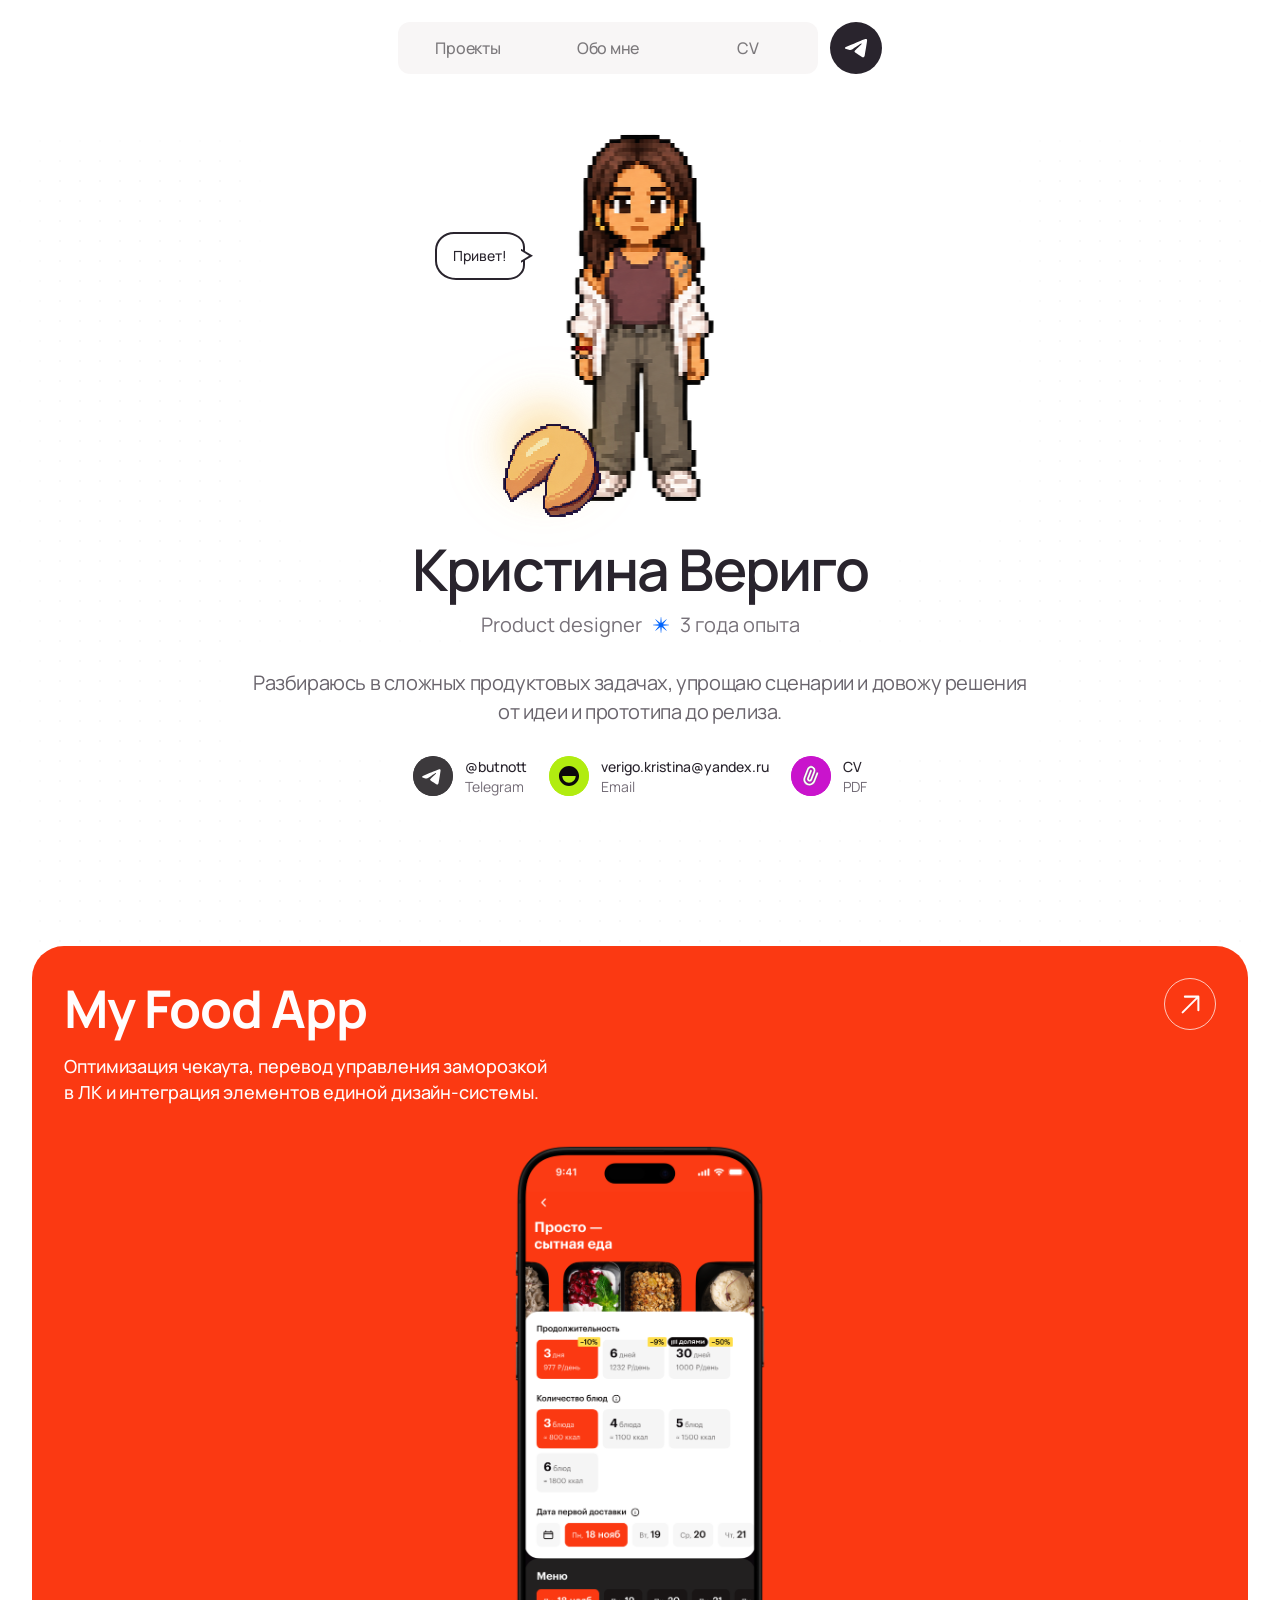
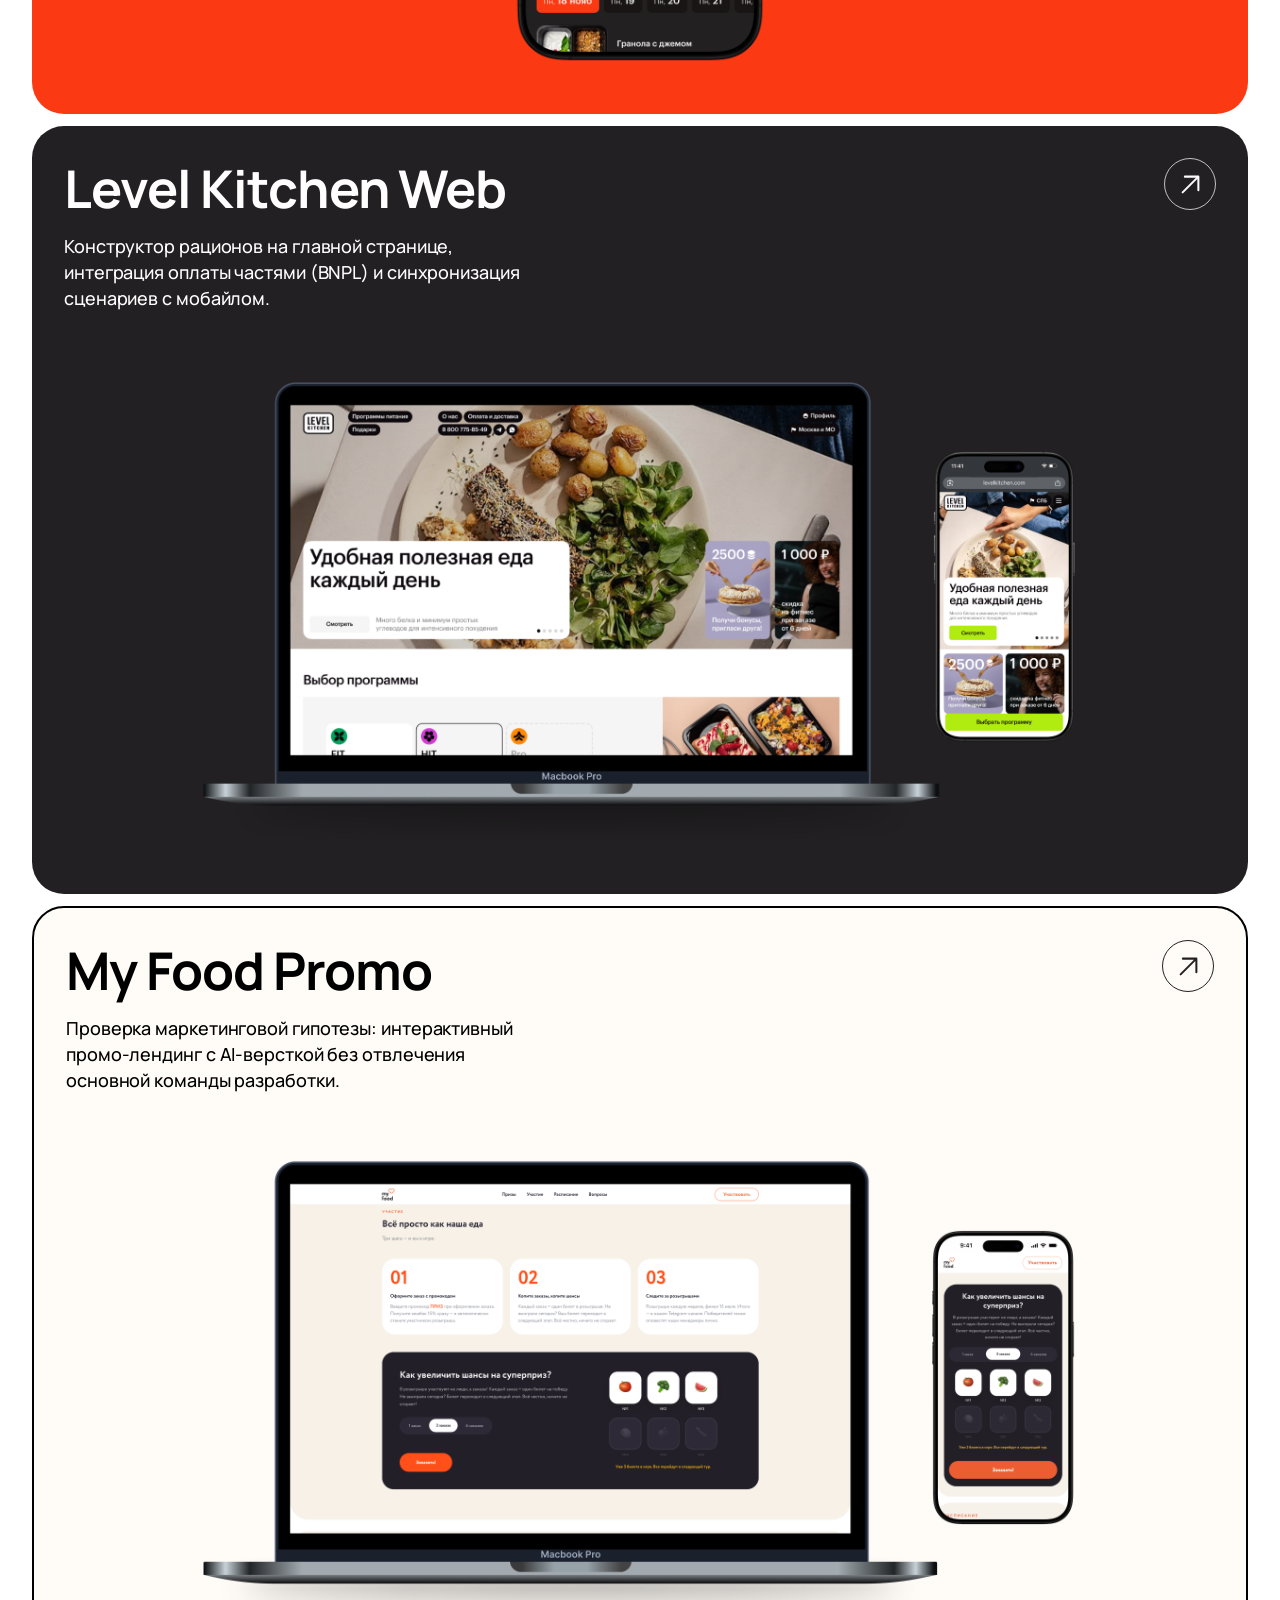
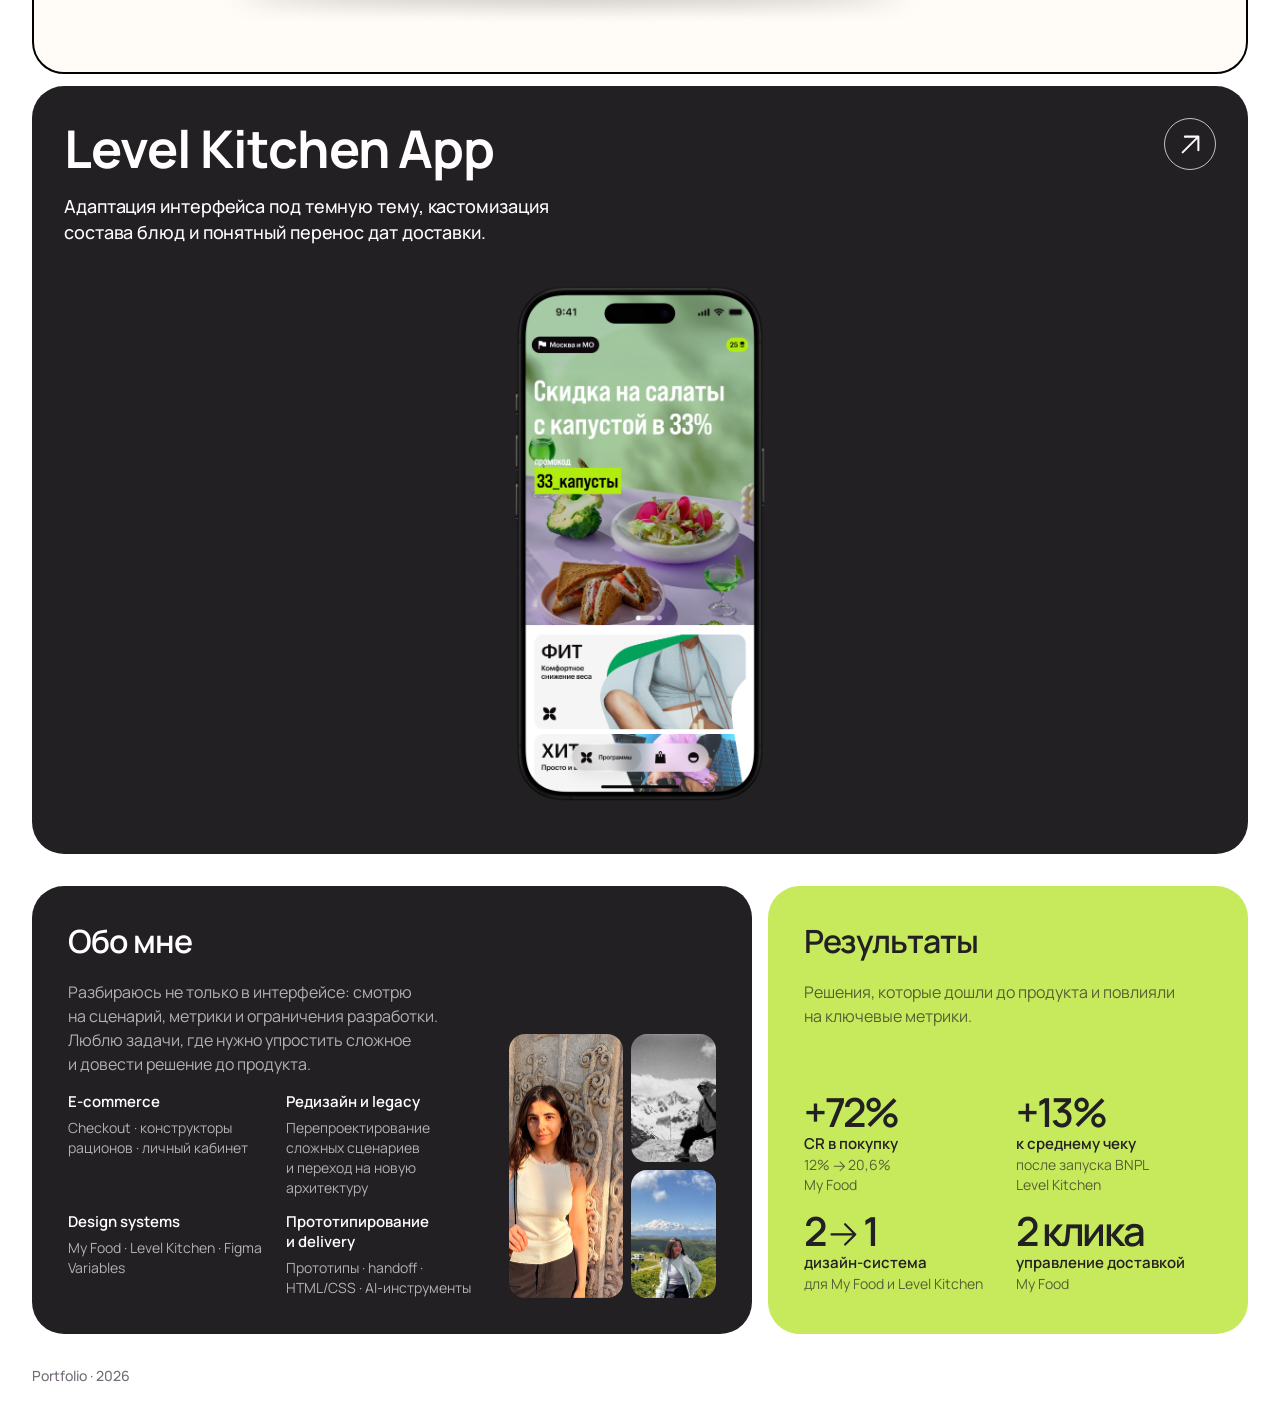
<file: index.html>
<!doctype html>
<html lang="ru">
  <head>
    <meta charset="UTF-8" />
    <meta name="viewport" content="width=device-width, initial-scale=1" />
    <meta
      name="description"
      content="Портфолио продуктового дизайнера Кристины Вериго"
    />
    <title>Кристина Вериго — продуктовый дизайнер</title>
    <link rel="icon" type="image/png" href="./assets/images/main-page/avatar.png" />
    <link rel="preconnect" href="https://fonts.googleapis.com" />
    <link rel="preconnect" href="https://fonts.gstatic.com" crossorigin />
    <link href="https://fonts.googleapis.com/css2?family=Inter:wght@500;600;700&amp;display=swap" rel="stylesheet" />
    <link
      href="https://fonts.googleapis.com/css2?family=Manrope:wght@400;500;600&amp;display=swap"
      rel="stylesheet"
    />
    <link rel="preload" as="image" href="./assets/images/main-page/mascot-idle-polished.png" />
    <link rel="preload" as="image" href="./assets/images/main-page/mascot-jump-polished.png" />
    <link rel="preload" as="image" href="./assets/images/main-page/mascot-run-polished.png" />
    <link rel="preload" as="image" href="./assets/images/main-page/mascot-wave-polished.png?v=directional-walk-1" />
    <link rel="preload" as="image" href="./public/assets/fortune-cookie-states.png" />
    <link rel="stylesheet" href="./styles-refine.css?v=bubble-cleanup-1" />
    <link rel="stylesheet" href="./styles-v2.css?v=back-to-top-contrast-1" />
    <link rel="stylesheet" href="./ui-bubble.css?v=tail-join-1" />
    <script src="./script-refine.js?v=interests-wave-1" defer></script>
    <script src="./script-v2.js?v=back-to-top-contrast-1" defer></script>
    <script src="./mascot-motion-v2.js?v=greeting-wave-1" defer></script>
    <script src="./fortune-cookie.js?v=motion-polish-1" defer></script>
    <script src="./hero-doodles.js?v=greeting-wave-1" defer></script>
  </head>
  <body class="home-v2">
    <div class="page-shell">
      <header class="v2-header">
        <nav class="v2-nav" aria-label="Основная навигация">
          <span class="v2-nav__pill" aria-hidden="true"></span>
          <a class="v2-nav__projects" href="#projects"><span class="v2-nav__label">Проекты</span></a>
          <a class="v2-nav__about" href="#about"><span class="v2-nav__label">Обо&nbsp;мне</span></a>
          <a class="v2-nav__cv" href="./assets/cv/kristina-verigo-cv2.pdf" target="_blank" rel="noopener noreferrer"><span class="v2-nav__label">CV</span></a>
        </nav>
        <a class="v2-header__telegram" href="https://t.me/butnott" target="_blank" rel="noreferrer" aria-label="Telegram Кристины Вериго">
          <span class="v2-header__telegram-label" aria-hidden="true">Telegram</span>
          <svg viewBox="10 15 24 20" aria-hidden="true" focusable="false" xmlns="http://www.w3.org/2000/svg">
            <path d="M12.4449 23.8001C18.3939 21.2088 22.36 19.5004 24.343 18.6749C30.0115 16.3179 31.1879 15.9085 31.9562 15.8947C32.1252 15.8919 32.5014 15.9337 32.7469 16.1322C32.9509 16.2995 33.0083 16.5259 33.037 16.6848C33.0625 16.8436 33.0976 17.2055 33.0689 17.4879C32.7628 20.7143 31.4334 28.5437 30.7575 32.1575C30.4738 33.6865 29.9095 34.1991 29.3643 34.2492C28.1783 34.3582 27.2793 33.4662 26.1315 32.7141C24.3366 31.5367 23.3228 30.8041 21.5789 29.6554C19.564 28.3279 20.8711 27.5981 22.0188 26.4058C22.3185 26.0936 27.5407 21.3449 27.6395 20.9142C27.6523 20.8603 27.665 20.6595 27.5439 20.5536C27.4259 20.4475 27.2506 20.4838 27.123 20.5125C26.9413 20.5533 24.0752 22.4496 18.5151 26.2011C17.7021 26.7603 16.9657 27.0329 16.3025 27.0185C15.5756 27.0029 14.1729 26.6066 13.1303 26.268C11.8551 25.8526 10.8381 25.633 10.9273 24.9274C10.972 24.5602 11.4789 24.1843 12.4449 23.8001Z" fill="currentColor"/>
          </svg>
        </a>
      </header>
      <main id="top">
        <div class="v2-hero-flow">
        <section class="hero" aria-labelledby="hero-title">
          <div class="v2-dot-field" aria-hidden="true">
            <canvas class="v2-dot-field__canvas"></canvas>
          </div>
          <div class="hero__characters">
            <button
              class="hero__mascot"
              type="button"
              aria-label="Пощекотать персонажа"
              data-mascot
            >
              <span class="hero__mascot-presence" data-mascot-presence aria-hidden="true">
                <span class="hero__mascot-motion" data-mascot-motion><span class="hero__mascot-stage">
                  <span class="hero__mascot-sheet" data-mascot-sheet aria-hidden="true"></span>
                  <img
                    class="hero__mascot-sprite hero__mascot-sprite--idle is-active"
                    src="./assets/images/main-page/mascot-idle-polished.png"
                    alt=""
                    data-mascot-state="idle"
                  />
                  <img
                    class="hero__mascot-sprite hero__mascot-sprite--jump"
                    src="./assets/images/main-page/mascot-jump-polished.png"
                    alt=""
                    data-mascot-state="jump"
                  />
                  <img
                    class="hero__mascot-sprite hero__mascot-sprite--run"
                    src="./assets/images/main-page/mascot-run-polished.png"
                    alt=""
                    data-mascot-state="run"
                  />
                </span></span>
              </span>
            </button>

            <div class="bubble-anchor bubble-anchor--mascot">
              <span class="ui-bubble ui-bubble--medium ui-bubble--tail-right" data-mascot-bubble><span class="ui-bubble__text">хаха, щекотно!</span></span>
            </div>
            <div class="bubble-anchor bubble-anchor--greeting" data-greeting-anchor>
              <span class="ui-bubble ui-bubble--small ui-bubble--tail-right"><span class="ui-bubble__text">Привет!</span></span>
            </div>
            <div class="bubble-anchor bubble-anchor--cookie">
              <div class="ui-bubble ui-bubble--large ui-bubble--tail-right" role="status" aria-live="polite" aria-hidden="true" hidden data-fortune-strip><span class="ui-bubble__text" data-fortune-text></span></div>
            </div>

            <div
              class="hero__fortune"
              data-fortune-cookie
              data-cookie-state="closed"
              data-cookie-frame="closed"
            >
              <button
                class="hero__fortune-button"
                type="button"
                aria-label="Получить дизайнерское предсказание"
                aria-expanded="false"
                data-fortune-button
              >
                <span class="hero__fortune-sprite" aria-hidden="true"></span>
              </button>
              <svg
                class="hero__cookie-rays"
                viewBox="0 0 25 35"
                aria-hidden="true"
                data-doodle-asset="./assets/images/main-page/cookie-rays.svg"
              ></svg>
            </div>

            <span class="hero__doodle-layer" aria-hidden="true" data-doodle-layer>
              <svg
                class="hero__doodle-heart"
                viewBox="0 0 30 33"
                data-doodle-heart
                data-doodle-asset="./assets/images/main-page/heart-doodle.svg"
              ></svg>
              <img
                class="hero__doodle-pencil"
                src="./assets/images/main-page/pencil.png"
                width="48"
                height="48"
                alt=""
                data-doodle-pencil
              />
            </span>
          </div>

          <div class="hero__copy">
            <h1 class="hero__name" id="hero-title">Кристина Вериго</h1>
            <p class="hero__meta">
              <span>Product designer</span>
              <svg
                class="hero-meta-star"
                viewBox="0 0 81.8421 81.8421"
                aria-hidden="true"
                focusable="false"
                data-node-id="537:3734"
              >
                <path
                  d="M39.926 0.900776C40.0457 -0.300269 41.7963 -0.300254 41.9161 0.90079L44.7541 29.364C44.8333 30.1582 45.7651 30.5442 46.3827 30.0386L68.516 11.9188C69.45 11.1542 70.6878 12.3921 69.9232 13.3261L51.8035 35.4594C51.2979 36.0769 51.6839 37.0088 52.478 37.0879L80.9413 39.926C82.1423 40.0457 82.1423 41.7963 80.9413 41.9161L52.478 44.7541C51.6839 44.8333 51.2979 45.7651 51.8035 46.3827L69.9232 68.516C70.6878 69.45 69.4499 70.6878 68.516 69.9232L46.3827 51.8035C45.7651 51.2979 44.8333 51.6839 44.7541 52.478L41.9161 80.9413C41.7963 82.1423 40.0457 82.1423 39.926 80.9413L37.0879 52.478C37.0088 51.6839 36.0769 51.2979 35.4594 51.8035L13.3261 69.9232C12.3921 70.6878 11.1542 69.4499 11.9188 68.516L30.0386 46.3827C30.5442 45.7651 30.1582 44.8333 29.364 44.7541L0.900776 41.9161C-0.300269 41.7963 -0.300254 40.0457 0.90079 39.926L29.364 37.0879C30.1582 37.0088 30.5442 36.0769 30.0386 35.4594L11.9188 13.3261C11.1542 12.3921 12.3921 11.1542 13.3261 11.9188L35.4594 30.0386C36.0769 30.5442 37.0088 30.1582 37.0879 29.364L39.926 0.900776Z"
                  fill="currentColor"
                />
              </svg>
              <span>3 года опыта</span>
            </p>

            <p class="hero__description">
              Разбираюсь в&nbsp;сложных продуктовых задачах, упрощаю сценарии и&nbsp;довожу решения
              от&nbsp;идеи и&nbsp;прототипа до&nbsp;релиза.
            </p>

            <address class="contacts contacts--hero">
              <a
                class="contact-item"
                href="https://t.me/butnott"
                target="_blank"
                rel="noreferrer"
              >
                <span class="contact-item__icon-shell contact-item__icon-shell--telegram">
                  <img
                    class="contact-item__icon"
                    src="./assets/images/main-page/icon-telegram.svg"
                    alt=""
                  />
                </span>
                <span class="contact-item__text">
                  <strong>@butnott</strong>
                  <span>Telegram</span>
                </span>
              </a>

              <a class="contact-item" href="mailto:verigo.kristina@yandex.ru">
                <span class="contact-item__icon-shell contact-item__icon-shell--email">
                  <img
                    class="contact-item__icon"
                    src="./assets/images/main-page/icon-email.svg"
                    alt=""
                  />
                </span>
                <span class="contact-item__text">
                  <strong>verigo.kristina@yandex.ru</strong>
                  <span>Email</span>
                </span>
              </a>

              <a
                class="contact-item"
                href="assets/cv/kristina-verigo-cv2.pdf"
                target="_blank"
                rel="noopener noreferrer"
              >
                <span class="contact-item__icon-shell contact-item__icon-shell--resume">
                  <img
                    class="contact-item__icon"
                    src="./assets/images/main-page/icon-resume.svg"
                    alt=""
                  />
                </span>
                <span class="contact-item__text">
                  <strong>CV</strong>
                  <span>PDF</span>
                </span>
              </a>
            </address>
          </div>
        </section>
        </div>

        <section class="v2-projects" id="projects" aria-label="Проекты">
          <article class="v2-project v2-project--my-food-app">
            <a class="v2-project__link" href="./projects/my-food-app/" aria-label="Открыть кейс My Food App">
              <span class="v2-arrow" aria-hidden="true"><svg viewBox="0 0 24 24" fill="none" xmlns="http://www.w3.org/2000/svg" focusable="false"><path d="M5 19 19 5M7 5h12v12" stroke="currentColor" stroke-width="1.8" stroke-linecap="round" stroke-linejoin="round"/></svg></span>
              <span class="v2-project__copy">
                <span class="v2-project__title">My Food App</span>
                <span class="v2-project__description">Оптимизация чекаута, перевод управления заморозкой в&nbsp;ЛК и&nbsp;интеграция элементов единой дизайн-системы.</span>
              </span>
              <span class="v2-project__visual">
                <img src="./assets/images/main-page/home-v2/my-food-app-mockup.png" alt="" width="540" height="1103" loading="lazy" decoding="async" />
              </span>
            </a>
          </article>
          <article class="v2-project v2-project--level-kitchen-web">
            <a class="v2-project__link" href="./projects/level-kitchen-web/" aria-label="Открыть кейс Level Kitchen Web">
              <span class="v2-arrow" aria-hidden="true"><svg viewBox="0 0 24 24" fill="none" xmlns="http://www.w3.org/2000/svg" focusable="false"><path d="M5 19 19 5M7 5h12v12" stroke="currentColor" stroke-width="1.8" stroke-linecap="round" stroke-linejoin="round"/></svg></span>
              <span class="v2-project__copy">
                <span class="v2-project__title">Level Kitchen Web</span>
                <span class="v2-project__description">Конструктор рационов на&nbsp;главной странице, интеграция оплаты частями (BNPL) и&nbsp;синхронизация сценариев с&nbsp;мобайлом.</span>
              </span>
              <span class="v2-project__visual">
                <img src="./assets/images/main-page/home-v2/level-kitchen-web-mockup.png" alt="" width="1847" height="1048" loading="lazy" decoding="async" />
              </span>
            </a>
          </article>
          <article class="v2-project v2-project--my-food-promo">
            <a class="v2-project__link" href="./projects/my-food-promo/" aria-label="Открыть кейс My Food Promo">
              <span class="v2-arrow v2-arrow--dark" aria-hidden="true"><svg viewBox="0 0 24 24" fill="none" xmlns="http://www.w3.org/2000/svg" focusable="false"><path d="M5 19 19 5M7 5h12v12" stroke="currentColor" stroke-width="1.8" stroke-linecap="round" stroke-linejoin="round"/></svg></span>
              <span class="v2-project__copy">
                <span class="v2-project__title">My Food Promo</span>
                <span class="v2-project__description">Проверка маркетинговой гипотезы: интерактивный промо-лендинг с&nbsp;AI-версткой без&nbsp;отвлечения основной команды разработки.</span>
              </span>
              <span class="v2-project__visual">
                <img src="./assets/images/main-page/home-v2/my-food-promo-mockup.png" alt="" width="1852" height="1048" loading="lazy" decoding="async" />
              </span>
            </a>
          </article>
          <article class="v2-project v2-project--level-kitchen-app">
            <a class="v2-project__link" href="./projects/level-kitchen-app/" aria-label="Открыть кейс Level Kitchen App">
              <span class="v2-arrow" aria-hidden="true"><svg viewBox="0 0 24 24" fill="none" xmlns="http://www.w3.org/2000/svg" focusable="false"><path d="M5 19 19 5M7 5h12v12" stroke="currentColor" stroke-width="1.8" stroke-linecap="round" stroke-linejoin="round"/></svg></span>
              <span class="v2-project__copy">
                <span class="v2-project__title">Level Kitchen App</span>
                <span class="v2-project__description">Адаптация интерфейса под&nbsp;темную тему, кастомизация состава блюд и&nbsp;понятный перенос дат доставки.</span>
              </span>
              <span class="v2-project__visual">
                <img src="./assets/images/main-page/home-v2/level-kitchen-app-mockup.png" alt="" width="540" height="1103" loading="lazy" decoding="async" />
              </span>
            </a>
          </article>
        </section>

        <section class="v2-final" aria-label="Обо мне и результаты">
          <article class="v2-final__card v2-about" id="about" aria-labelledby="v2-about-title">
            <div class="v2-about__text">
              <h2 id="v2-about-title">Обо&nbsp;мне</h2>
              <p class="v2-about__intro">Разбираюсь не только в&nbsp;интерфейсе: смотрю на&nbsp;сценарий, метрики и&nbsp;ограничения разработки. Люблю задачи, где нужно упростить сложное и&nbsp;довести решение до&nbsp;продукта.</p>
              <div class="v2-about__points">
                <div class="v2-about__point"><h3>E-commerce</h3><p>Checkout · конструкторы рационов · личный кабинет</p></div>
                <div class="v2-about__point"><h3>Редизайн и&nbsp;legacy</h3><p>Перепроектирование сложных сценариев и&nbsp;переход на&nbsp;новую архитектуру</p></div>
                <div class="v2-about__point"><h3>Design systems</h3><p>My Food · Level Kitchen · Figma Variables</p></div>
                <div class="v2-about__point"><h3>Прототипирование и&nbsp;delivery</h3><p>Прототипы · handoff · HTML/CSS · AI-инструменты</p></div>
              </div>
            </div>
            <div class="v2-about__photos" aria-label="Фотографии Кристины">
              <img class="v2-about__photo v2-about__photo--main" src="./assets/images/main-page/me4.png" alt="Кристина у декоративной стены" width="564" height="529" loading="lazy" decoding="async" />
              <img class="v2-about__photo v2-about__photo--hike" src="./assets/images/main-page/me2.png" alt="Кристина в горах" width="564" height="529" loading="lazy" decoding="async" />
              <img class="v2-about__photo v2-about__photo--landscape" src="./assets/images/main-page/avatar-landscape.png" alt="Кристина на горной прогулке" width="2658" height="1280" loading="lazy" decoding="async" />
            </div>
          </article>

          <article class="v2-final__card v2-results" aria-labelledby="v2-results-title">
            <div class="v2-results__content">
              <h2 id="v2-results-title">Результаты</h2>
              <p class="v2-results__intro">Решения, которые дошли до&nbsp;продукта и&nbsp;повлияли на&nbsp;ключевые метрики.</p>
              <div class="v2-results__metrics">
                <div class="v2-results__metric"><strong>+72%</strong><span>CR в&nbsp;покупку</span><small aria-label="12% до 20,6%">12%<svg class="v2-results__flow-arrow v2-results__flow-arrow--small" viewBox="0 0 24 24" fill="none" xmlns="http://www.w3.org/2000/svg" aria-hidden="true" focusable="false"><path d="M5 19 19 5M7 5h12v12" stroke="currentColor" stroke-width="1.8" stroke-linecap="round" stroke-linejoin="round"/></svg>20,6%</small><small>My Food</small></div>
                <div class="v2-results__metric"><strong>+13%</strong><span>к&nbsp;среднему чеку</span><small>после запуска BNPL</small><small>Level Kitchen</small></div>
                <div class="v2-results__metric"><strong aria-label="2 к 1">2<svg class="v2-results__flow-arrow" viewBox="0 0 24 24" fill="none" xmlns="http://www.w3.org/2000/svg" aria-hidden="true" focusable="false"><path d="M5 19 19 5M7 5h12v12" stroke="currentColor" stroke-width="1.8" stroke-linecap="round" stroke-linejoin="round"/></svg>1</strong><span>дизайн-система</span><small>для&nbsp;My Food и&nbsp;Level Kitchen</small></div>
                <div class="v2-results__metric"><strong>2 клика</strong><span>управление доставкой</span><small>My Food</small></div>
              </div>
            </div>
          </article>
        </section>
      </main>
      <button class="v2-back-to-top" type="button" aria-label="Наверх" aria-hidden="true" tabindex="-1">
        <svg viewBox="0 0 24 24" fill="none" xmlns="http://www.w3.org/2000/svg" aria-hidden="true" focusable="false"><path d="M5 19 19 5M7 5h12v12" stroke="currentColor" stroke-width="1.8" stroke-linecap="round" stroke-linejoin="round"/></svg>
      </button>
      <footer class="v2-footer">Portfolio · 2026</footer>
    </div>
  </body>
</html>
</file>
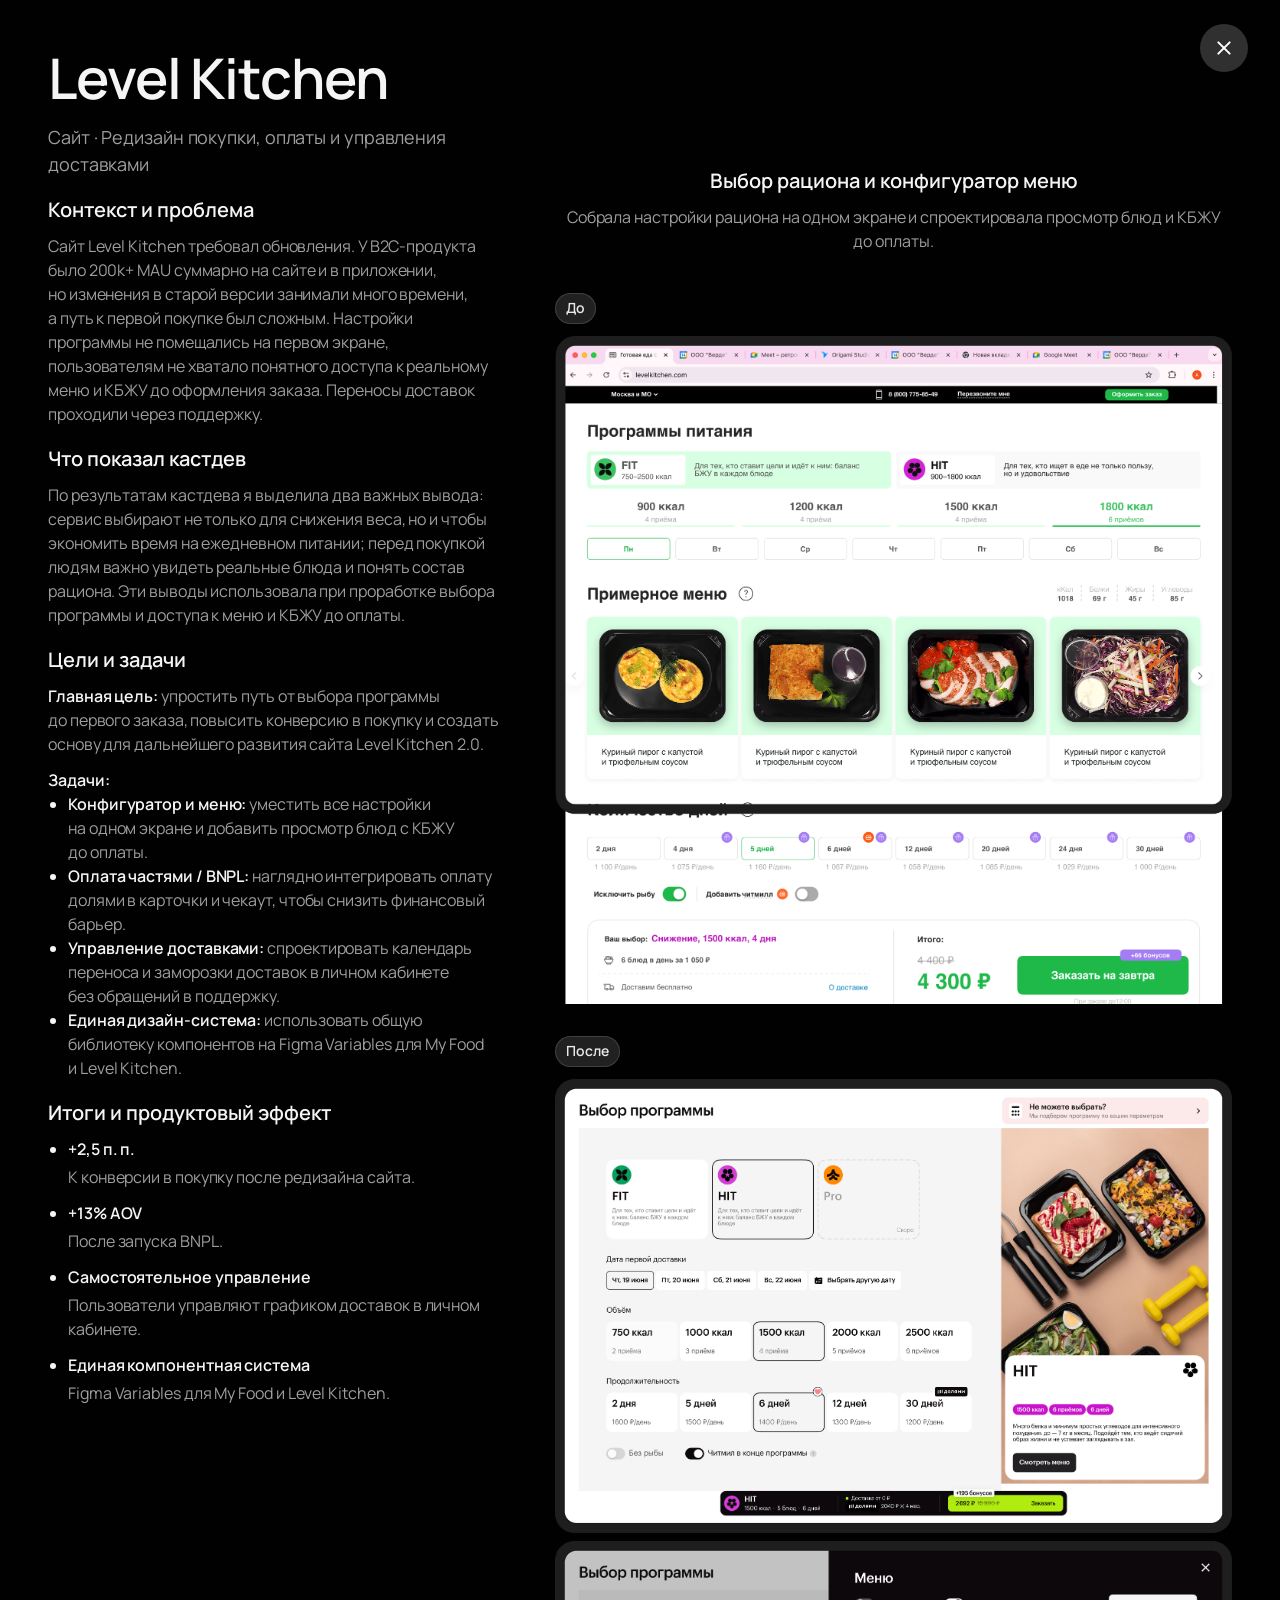
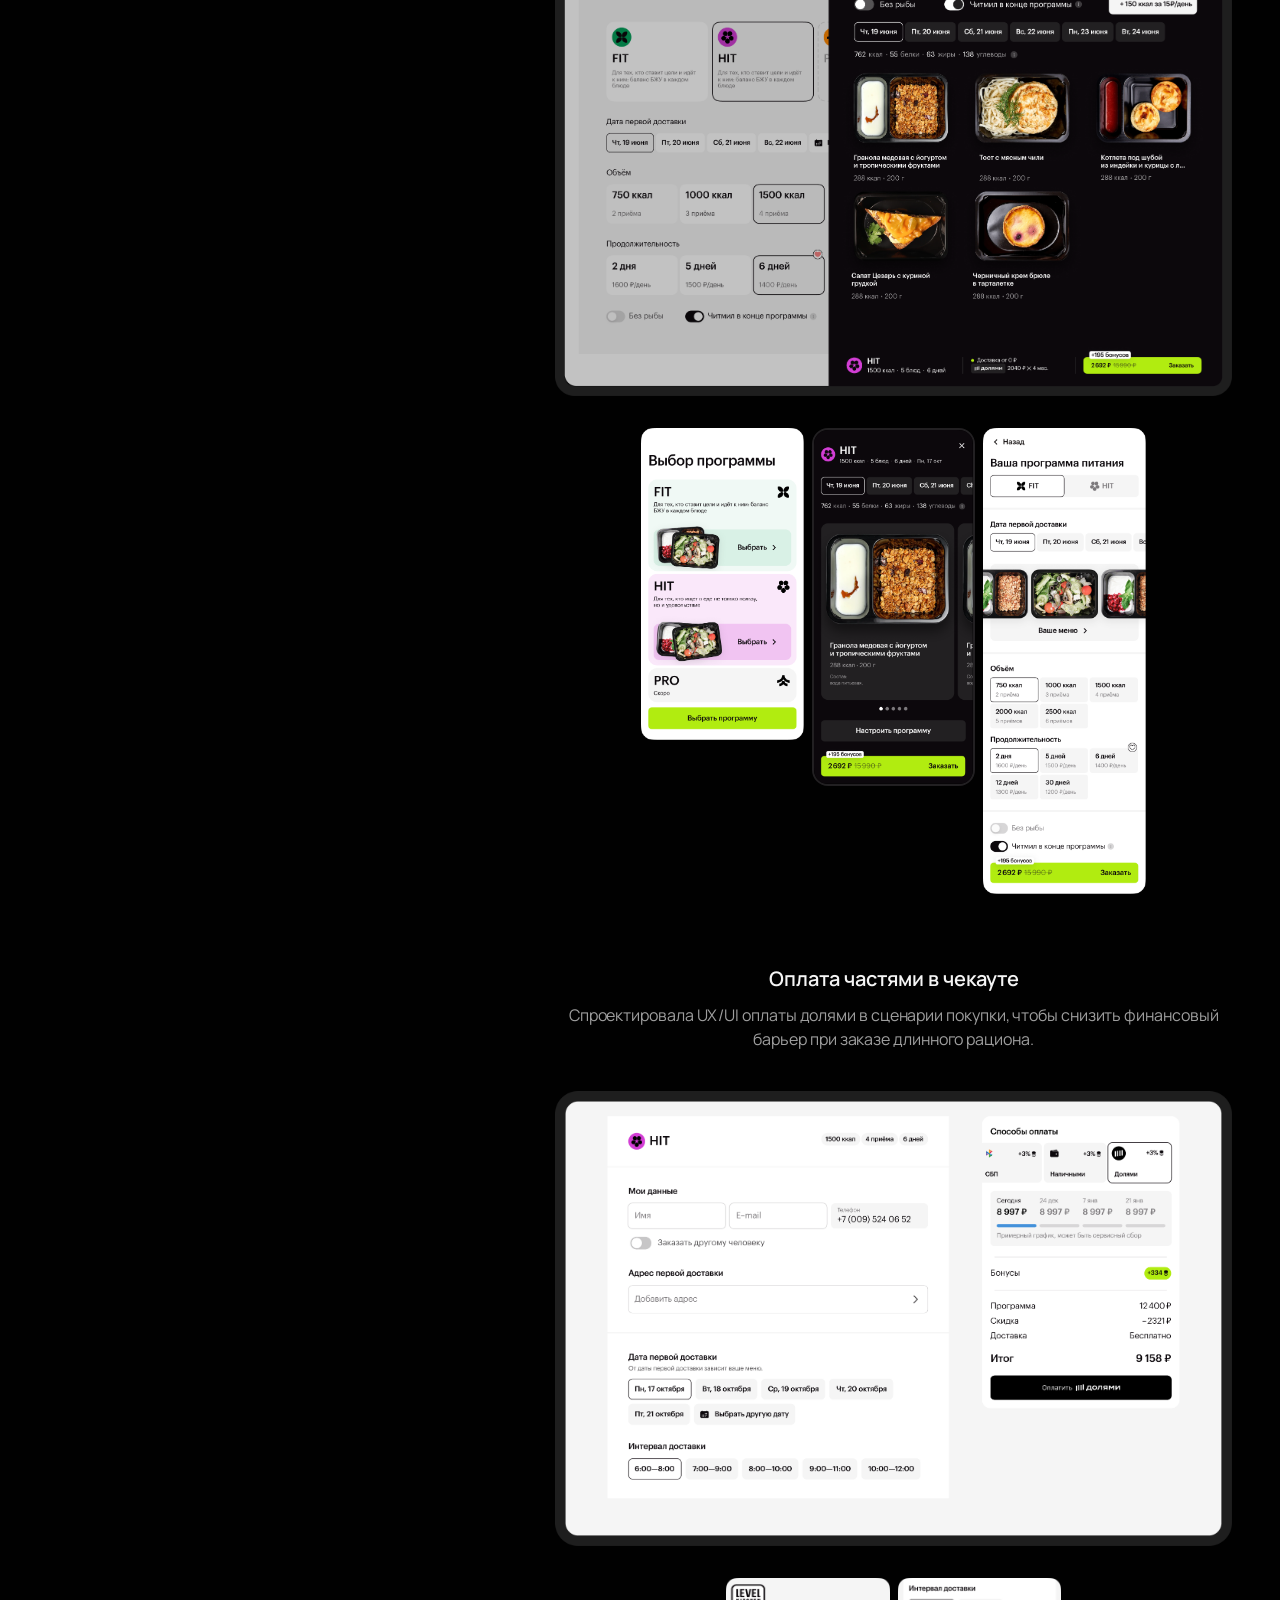
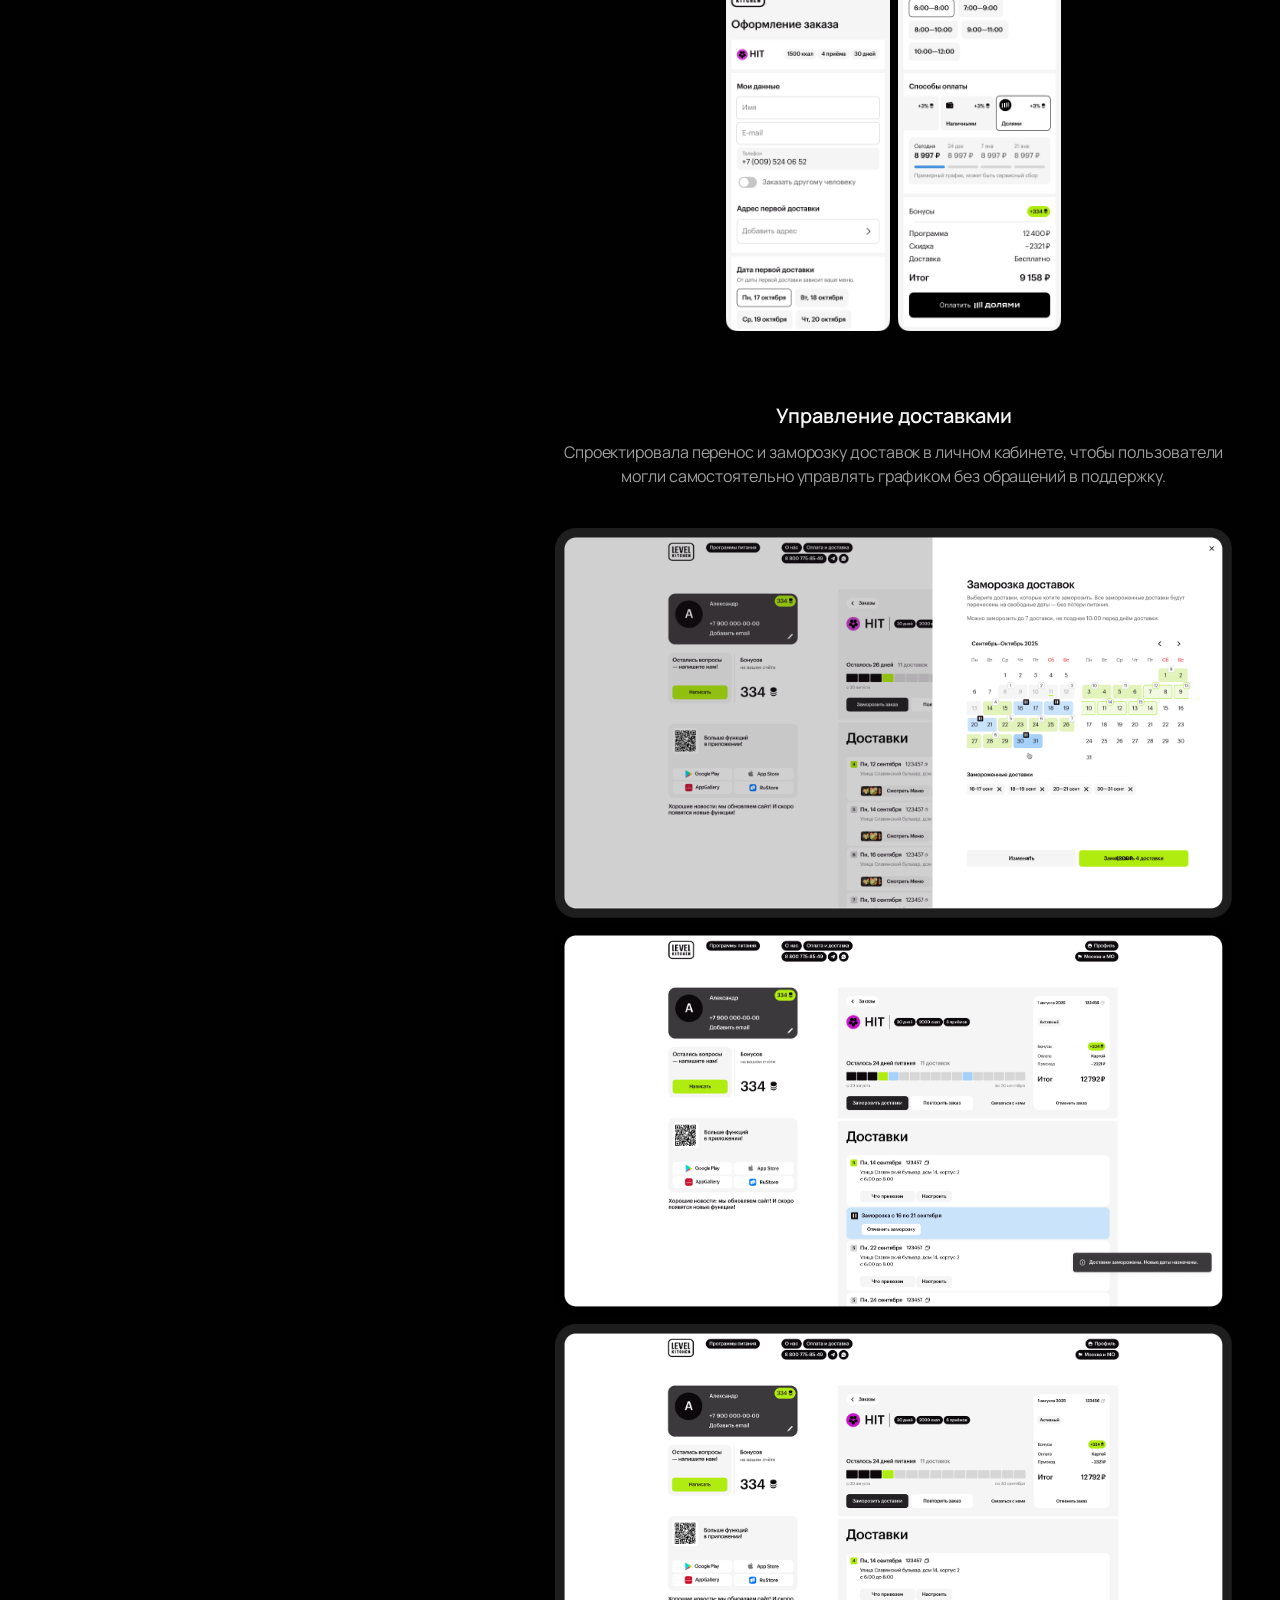
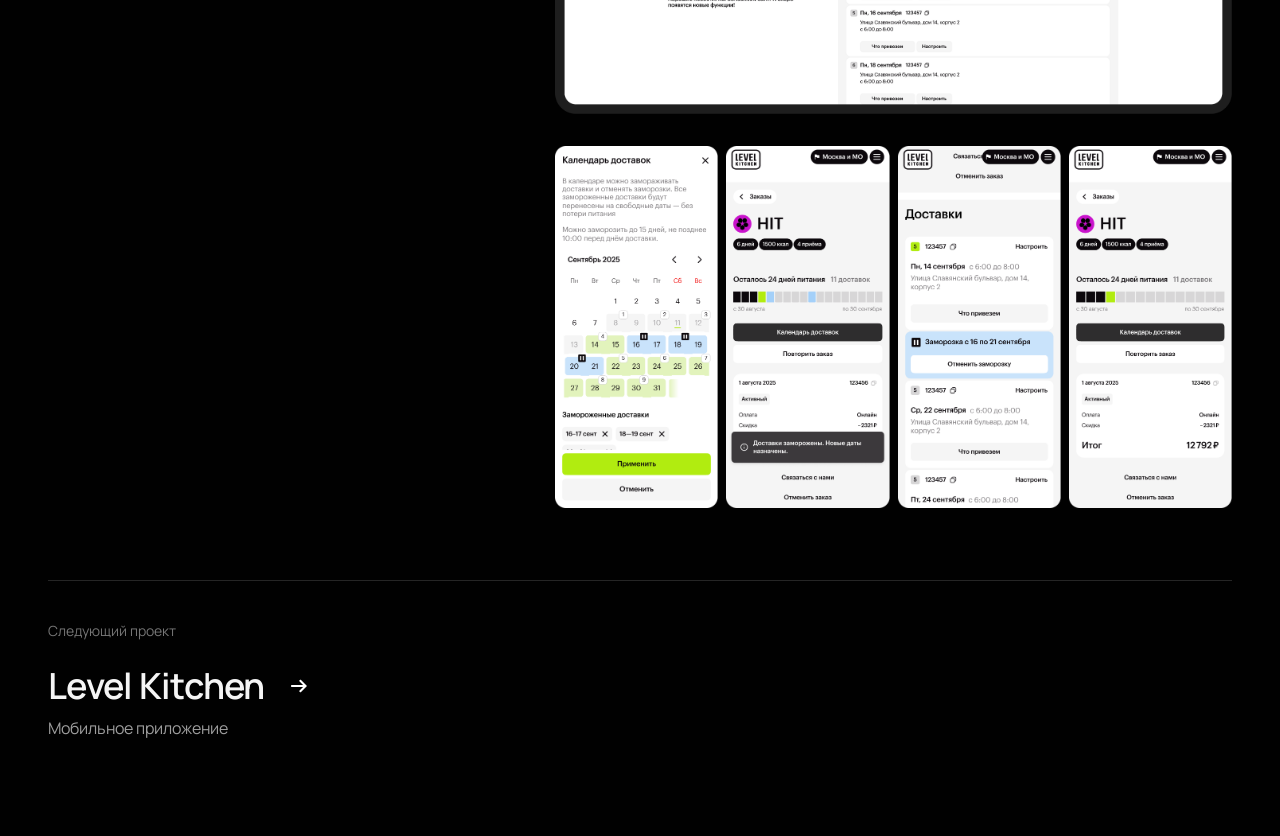
<file: projects/level-kitchen-web/index.html>
<!doctype html>
<html class="case-html" lang="ru">
  <head>
    <meta charset="UTF-8" />
    <meta name="viewport" content="width=device-width, initial-scale=1" />
    <meta
      name="description"
      content="Редизайн сайта Level Kitchen — продуктовый кейс Кристины Вериго"
    />
    <title>Level Kitchen — сайт</title>
    <link rel="icon" type="image/png" href="../../assets/images/main-page/avatar.png" />
    <link rel="preconnect" href="https://fonts.googleapis.com" />
    <link rel="preconnect" href="https://fonts.gstatic.com" crossorigin />
    <link
      href="https://fonts.googleapis.com/css2?family=Manrope:wght@400;500;600&amp;display=swap"
      rel="stylesheet"
    />
    <link rel="stylesheet" href="../../styles.css?v=typography-refinement-1" />
    <link rel="stylesheet" href="../../case-study.css?v=case-close-contrast-1" />
    <script src="../../script.js?v=case-view-navigation-2" defer></script>
    <script src="../../case-close-contrast.js?v=case-close-contrast-1" defer></script>
  </head>
  <body class="case-study-body">
    <div class="page-shell case-page case-page--level-kitchen">
      <a
        class="case-close"
        href="../../#projects"
        aria-label="Закрыть проект"
        data-case-close
      >
        <span aria-hidden="true">×</span>
      </a>

      <main class="case-layout">
        <div class="case-content">
          <aside class="case-sidebar" aria-label="Обзор проекта Level Kitchen">
            <header class="case-identity">
              <h1 class="case-title">Level Kitchen</h1>
              <p class="case-subtitle">
                Сайт · Редизайн покупки, оплаты и&nbsp;управления доставками
              </p>
            </header>

            <div class="case-summary">
              <section class="case-copy-section" aria-labelledby="case-context-title">
                <h2 id="case-context-title">Контекст и&nbsp;проблема</h2>
                <p class="case-copy-body">
                  Сайт Level Kitchen требовал обновления. У&nbsp;B2C-продукта было
                  200k+ MAU суммарно на&nbsp;сайте и&nbsp;в&nbsp;приложении, но
                  изменения в&nbsp;старой версии занимали много времени, а&nbsp;путь к&nbsp;первой
                  покупке был сложным. Настройки программы не&nbsp;помещались на&nbsp;первом
                  экране, пользователям не&nbsp;хватало понятного доступа к&nbsp;реальному меню
                  и&nbsp;КБЖУ до&nbsp;оформления заказа. Переносы доставок проходили через
                  поддержку.
                </p>
              </section>

              <section class="case-copy-section" aria-labelledby="case-research-title">
                <h2 id="case-research-title">Что показал кастдев</h2>
                <p class="case-copy-body">
                  По&nbsp;результатам кастдева я&nbsp;выделила два важных вывода: сервис
                  выбирают не&nbsp;только для&nbsp;снижения веса, но&nbsp;и&nbsp;чтобы экономить
                  время на&nbsp;ежедневном питании; перед покупкой людям важно увидеть
                  реальные блюда и&nbsp;понять состав рациона. Эти выводы использовала
                  при&nbsp;проработке выбора программы и&nbsp;доступа к&nbsp;меню и&nbsp;КБЖУ
                  до&nbsp;оплаты.
                </p>
              </section>

              <section class="case-copy-section" aria-labelledby="case-goals-title">
                <h2 id="case-goals-title">Цели и&nbsp;задачи</h2>
                <p class="case-copy-body">
                  <strong>Главная цель:</strong> упростить путь от&nbsp;выбора программы
                  до&nbsp;первого заказа, повысить конверсию в&nbsp;покупку и&nbsp;создать
                  основу для&nbsp;дальнейшего развития сайта Level Kitchen&nbsp;2.0.
                </p>
                <p class="case-copy-label">Задачи:</p>
                <ul class="case-copy-list">
                  <li>
                    <strong>Конфигуратор и&nbsp;меню:</strong> уместить все настройки
                    на&nbsp;одном экране и&nbsp;добавить просмотр блюд с&nbsp;КБЖУ
                    до&nbsp;оплаты.
                  </li>
                  <li>
                    <strong>Оплата частями / BNPL:</strong> наглядно интегрировать оплату
                    долями в&nbsp;карточки и&nbsp;чекаут, чтобы снизить финансовый барьер.
                  </li>
                  <li>
                    <strong>Управление доставками:</strong> спроектировать календарь
                    переноса и&nbsp;заморозки доставок в&nbsp;личном кабинете без&nbsp;обращений
                    в&nbsp;поддержку.
                  </li>
                  <li>
                    <strong>Единая дизайн-система:</strong> использовать общую библиотеку
                    компонентов на&nbsp;Figma Variables для&nbsp;My Food и&nbsp;Level Kitchen.
                  </li>
                </ul>
              </section>

              <section class="case-copy-section case-results" aria-labelledby="case-results-title">
                <h2 id="case-results-title">Итоги и&nbsp;продуктовый эффект</h2>
                <ul class="case-copy-list case-results__list">
                  <li class="case-results__item">
                    <strong>+2,5 п.&nbsp;п.</strong>
                    <span>К&nbsp;конверсии в&nbsp;покупку после редизайна сайта.</span>
                  </li>
                  <li class="case-results__item">
                    <strong>+13% AOV</strong>
                    <span>После запуска BNPL.</span>
                  </li>
                  <li class="case-results__item">
                    <strong>Самостоятельное управление</strong>
                    <span>Пользователи управляют графиком доставок в&nbsp;личном кабинете.</span>
                  </li>
                  <li class="case-results__item">
                    <strong>Единая компонентная система</strong>
                    <span>Figma Variables для&nbsp;My Food и&nbsp;Level Kitchen.</span>
                  </li>
                </ul>
              </section>
            </div>
          </aside>

          <div class="case-gallery case-visual-story">
            <section
              class="case-visual-section case-visual-section--lk-configurator"
              aria-labelledby="configurator-title"
            >
              <div class="case-visual-section__header">
                <h2 id="configurator-title">Выбор рациона и&nbsp;конфигуратор меню</h2>
                <p class="case-visual-section__description">
                  Собрала настройки рациона на&nbsp;одном экране и&nbsp;спроектировала просмотр
                  блюд и&nbsp;КБЖУ до&nbsp;оплаты.
                </p>
              </div>

              <div class="case-media-sequence">
                <div class="case-media-group">
                  <p class="case-comparison__label">До</p>
                  <figure class="case-wide-shot">
                    <img
                      src="../../assets:/images:/level-kitchen:/lk-configurator-main-old.png"
                      alt="Старая версия конфигуратора Level Kitchen"
                    />
                  </figure>
                </div>

                <div class="case-media-group">
                  <p class="case-comparison__label">После</p>
                  <div class="case-wide-stack">
                    <figure class="case-wide-shot">
                      <img
                        src="../../assets:/images:/level-kitchen:/lk-configurator-main.png"
                        alt="Новый конфигуратор Level Kitchen"
                      />
                    </figure>
                    <figure class="case-wide-shot">
                      <img
                        src="../../assets:/images:/level-kitchen:/lk-configurator-menu-modal.png"
                        alt="Просмотр меню и КБЖУ в конфигураторе Level Kitchen"
                      />
                    </figure>
                  </div>
                </div>

                <div class="case-mobile-screens case-mobile-screens--three">
                  <figure class="case-mobile-shot">
                    <img
                      src="../../assets:/images:/level-kitchen:/lk-configurator-main-mobile.png"
                      alt="Мобильная версия конфигуратора Level Kitchen"
                    />
                  </figure>
                  <figure class="case-mobile-shot case-mobile-shot--dark">
                    <img
                      class="case-media--dark"
                      src="../../assets:/images:/level-kitchen:/lk-configurator-menu-mobile.png"
                      alt="Мобильный просмотр меню Level Kitchen"
                    />
                  </figure>
                  <figure class="case-mobile-shot">
                    <img
                      src="../../assets:/images:/level-kitchen:/lk-configurator-setting-mobile.png"
                      alt="Настройки рациона на мобильном сайте Level Kitchen"
                    />
                  </figure>
                </div>
              </div>
            </section>

            <section
              class="case-visual-section case-visual-section--lk-checkout"
              aria-labelledby="checkout-title"
            >
              <div class="case-visual-section__header">
                <h2 id="checkout-title">Оплата частями в&nbsp;чекауте</h2>
                <p class="case-visual-section__description">
                  Спроектировала UX/UI оплаты долями в&nbsp;сценарии покупки, чтобы снизить
                  финансовый барьер при&nbsp;заказе длинного рациона.
                </p>
              </div>

              <div class="case-media-sequence">
                <figure class="case-wide-shot">
                  <img
                    src="../../assets:/images:/level-kitchen:/lk-checkout-bnpl.png"
                    alt="Оплата частями в чекауте Level Kitchen"
                  />
                </figure>
                <div class="case-mobile-screens case-mobile-screens--two">
                  <figure class="case-mobile-shot">
                    <img
                      src="../../assets:/images:/level-kitchen:/lk-checkout-bnpl-mobile1.png"
                      alt="Выбор оплаты частями на мобильном сайте Level Kitchen"
                    />
                  </figure>
                  <figure class="case-mobile-shot">
                    <img
                      src="../../assets:/images:/level-kitchen:/lk-checkout-bnpl-mobile2.png"
                      alt="Детали оплаты частями на мобильном сайте Level Kitchen"
                    />
                  </figure>
                </div>
              </div>
            </section>

            <section
              class="case-visual-section case-visual-section--lk-delivery"
              aria-labelledby="delivery-title"
            >
              <div class="case-visual-section__header">
                <h2 id="delivery-title">Управление доставками</h2>
                <p class="case-visual-section__description">
                  Спроектировала перенос и&nbsp;заморозку доставок в&nbsp;личном кабинете, чтобы
                  пользователи могли самостоятельно управлять графиком без&nbsp;обращений
                  в&nbsp;поддержку.
                </p>
              </div>

              <div class="case-media-sequence">
                <div class="case-wide-stack">
                  <figure class="case-wide-shot">
                    <img
                      src="../../assets:/images:/level-kitchen:/lk-delivery-calendar.png"
                      alt="Календарь доставок Level Kitchen"
                    />
                  </figure>
                  <figure class="case-wide-shot">
                    <img
                      src="../../assets:/images:/level-kitchen:/lk-delivery-personal-freeze.png"
                      alt="Заморозка доставок в личном кабинете Level Kitchen"
                    />
                  </figure>
                  <figure class="case-wide-shot">
                    <img
                      src="../../assets:/images:/level-kitchen:/lk-delivery-personal.png"
                      alt="Управление доставками в личном кабинете Level Kitchen"
                    />
                  </figure>
                </div>
                <div class="case-mobile-screens case-mobile-screens--four">
                  <figure class="case-mobile-shot">
                    <img
                      src="../../assets:/images:/level-kitchen:/lk-delivery-calendar-mobile.png"
                      alt="Мобильный календарь доставок Level Kitchen"
                    />
                  </figure>
                  <figure class="case-mobile-shot">
                    <img
                      src="../../assets:/images:/level-kitchen:/lk-delivery-personal-freeze-mobile1.png"
                      alt="Выбор заморозки доставки на мобильном сайте Level Kitchen"
                    />
                  </figure>
                  <figure class="case-mobile-shot">
                    <img
                      src="../../assets:/images:/level-kitchen:/lk-delivery-personal-freeze-mobile2.png"
                      alt="Подтверждение заморозки доставки на мобильном сайте Level Kitchen"
                    />
                  </figure>
                  <figure class="case-mobile-shot">
                    <img
                      src="../../assets:/images:/level-kitchen:/lk-delivery-personal-mobile.png"
                      alt="Управление доставкой на мобильном сайте Level Kitchen"
                    />
                  </figure>
                </div>
              </div>
            </section>
          </div>
        </div>

        <div class="case-next">
          <a
            class="case-next__link"
            href="../level-kitchen-app/"
            aria-label="Открыть следующий проект: Level Kitchen — Мобильное приложение"
          >
            <span class="case-next__eyebrow">Следующий проект</span>
            <span class="case-next__project">
              <span class="case-next__title-row">
                <span class="case-next__title">Level Kitchen</span>
                <span class="case-next__arrow" aria-hidden="true">
                  <img src="../../assets/images/main-page/icon-arrow-right.svg" alt="" />
                </span>
              </span>
              <span class="case-next__type">Мобильное приложение</span>
            </span>
          </a>
        </div>
      </main>
    </div>
  </body>
</html>
</file>
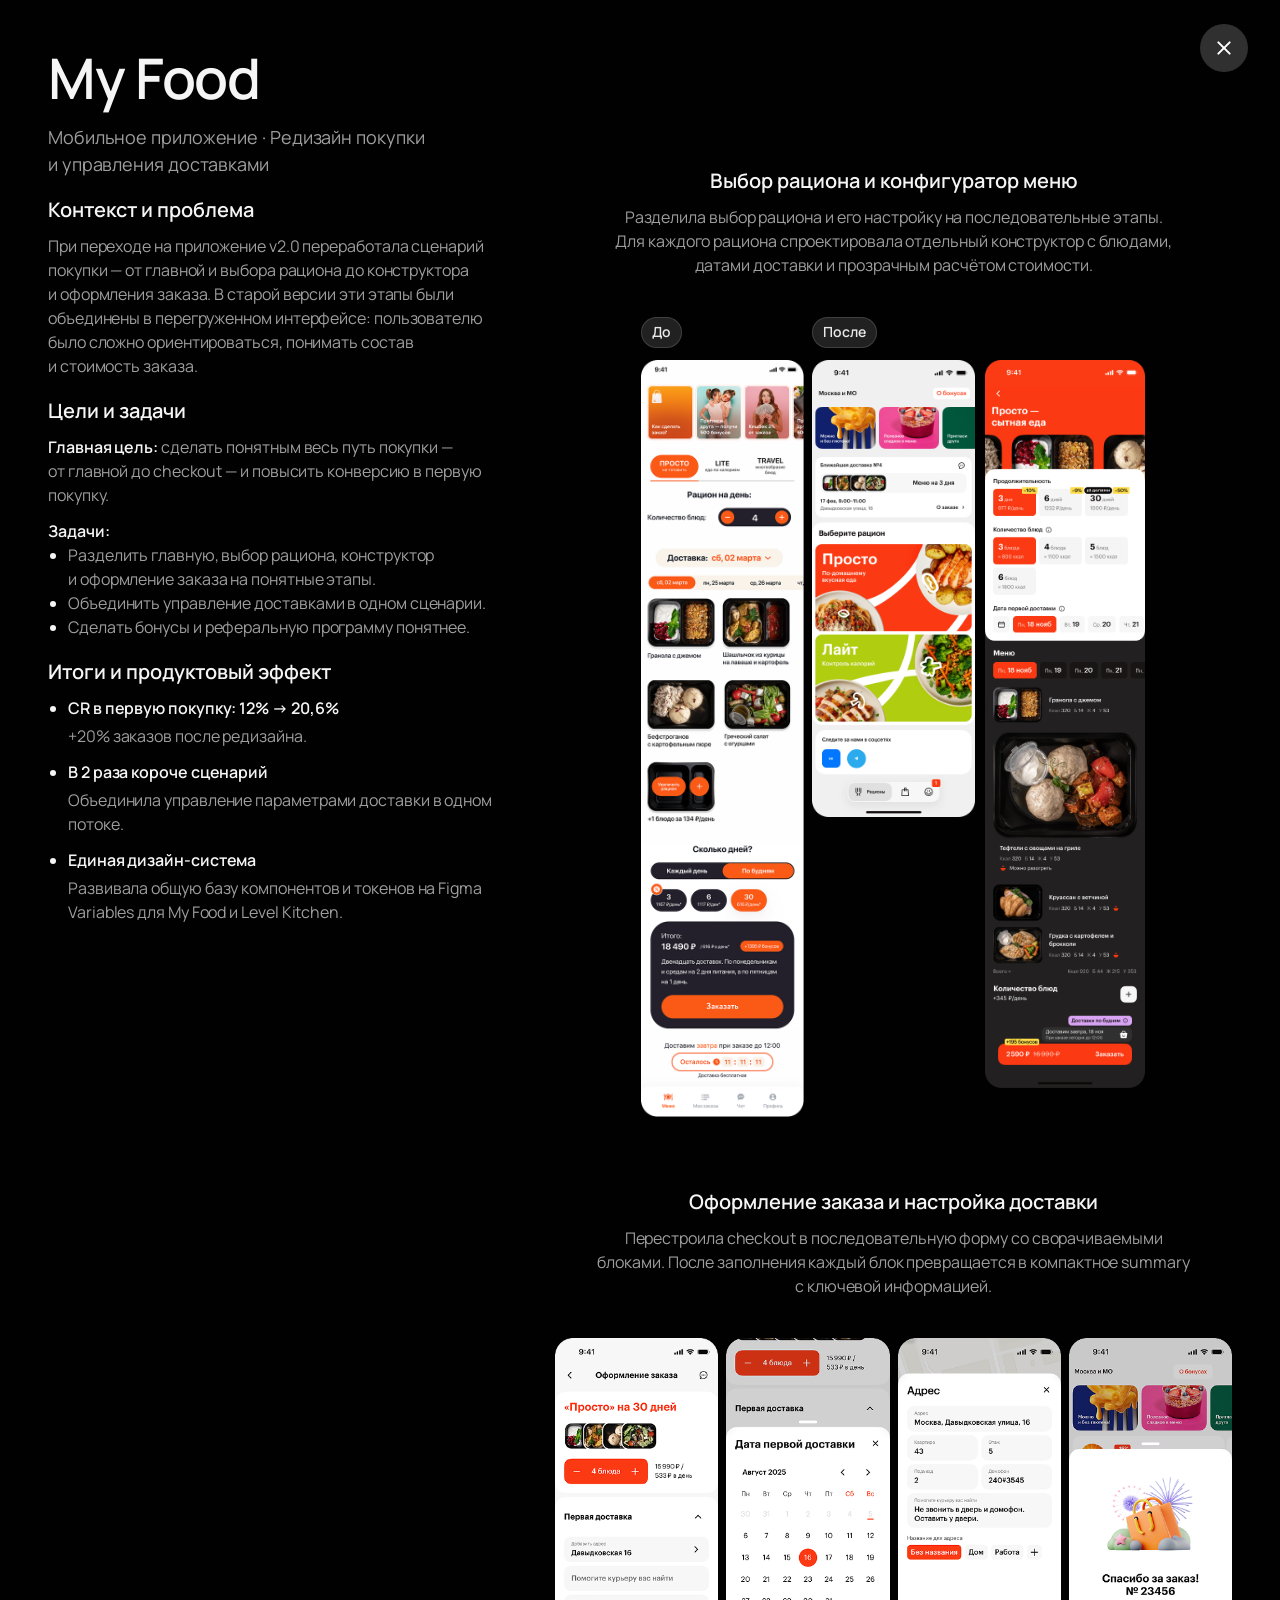
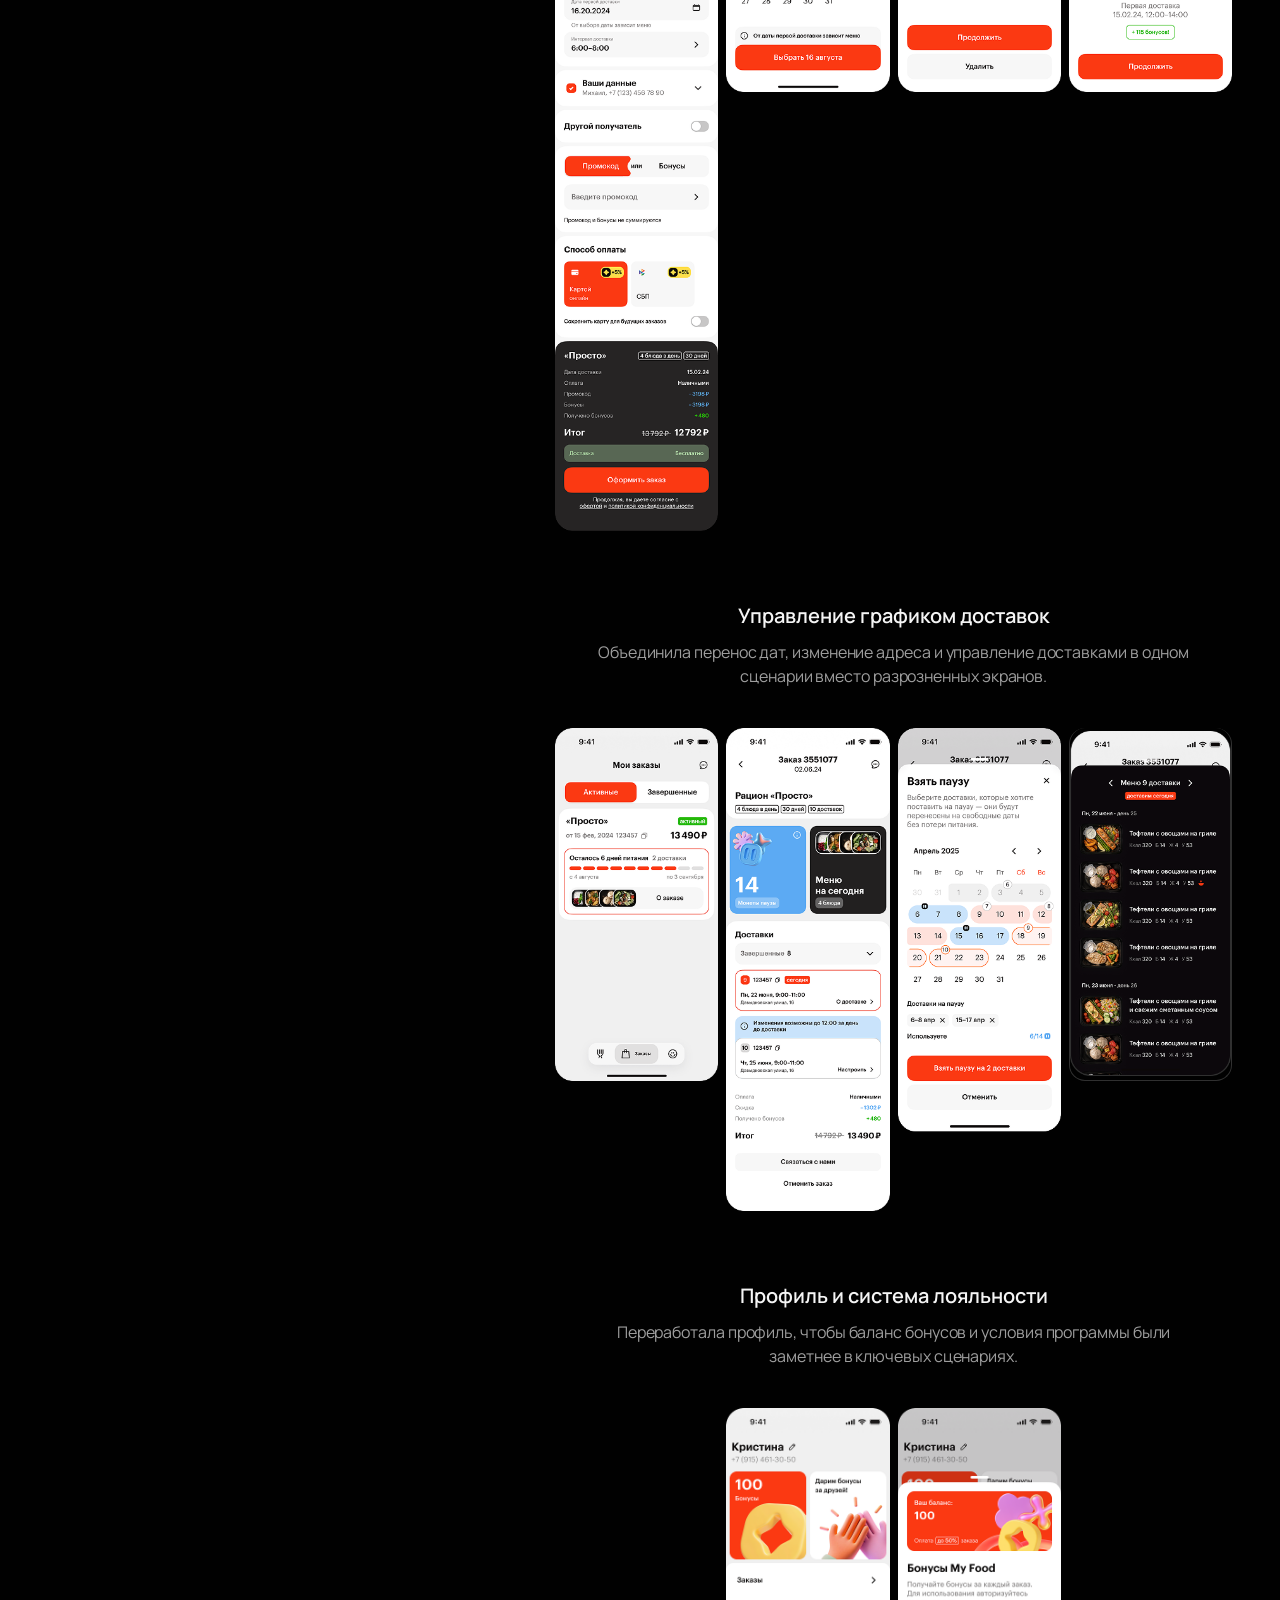
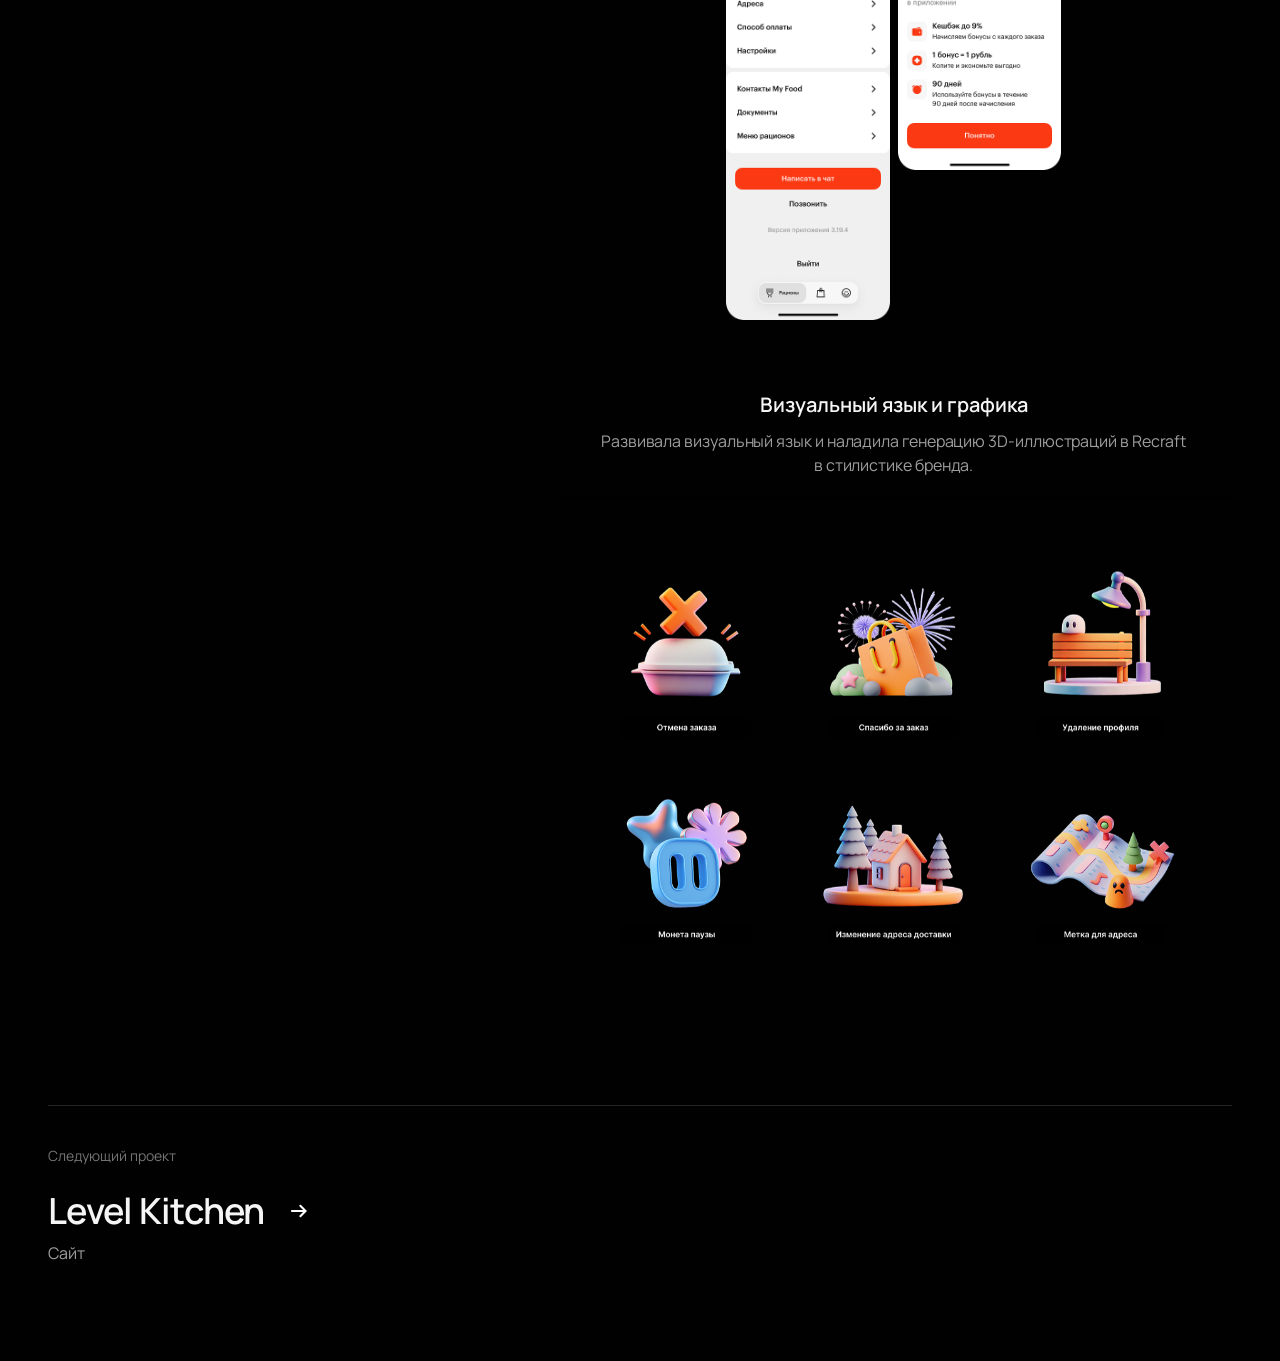
<file: projects/my-food-app/index.html>
<!doctype html>
<html class="case-html" lang="ru">
  <head>
    <meta charset="UTF-8" />
    <meta name="viewport" content="width=device-width, initial-scale=1" />
    <meta
      name="description"
      content="Редизайн мобильного приложения My Food — продуктовый кейс Кристины Вериго"
    />
    <title>My Food — мобильное приложение</title>
    <link rel="icon" type="image/png" href="../../assets/images/main-page/avatar.png" />
    <link rel="preconnect" href="https://fonts.googleapis.com" />
    <link rel="preconnect" href="https://fonts.gstatic.com" crossorigin />
    <link
      href="https://fonts.googleapis.com/css2?family=Manrope:wght@400;500;600&amp;display=swap"
      rel="stylesheet"
    />
    <link rel="stylesheet" href="../../styles.css?v=typography-refinement-1" />
    <link rel="stylesheet" href="../../case-study.css?v=ration-image-2026-10-12" />
    <script src="../../script.js?v=case-view-navigation-2" defer></script>
    <script src="../../case-close-contrast.js?v=case-close-contrast-1" defer></script>
  </head>
  <body class="case-study-body">
    <div class="page-shell case-page case-page--my-food">
      <a
        class="case-close"
        href="../../#projects"
        aria-label="Закрыть проект"
        data-case-close
      >
        <span aria-hidden="true">×</span>
      </a>

      <main class="case-layout">
        <div class="case-content">
          <aside class="case-sidebar" aria-label="Обзор проекта My Food">
          <header class="case-identity">
            <h1 class="case-title">My Food</h1>
            <p class="case-subtitle">
              Мобильное приложение · Редизайн покупки и&nbsp;управления доставками
            </p>
          </header>

          <div class="case-summary">
            <section class="case-copy-section" aria-labelledby="case-context-title">
              <h2 id="case-context-title">Контекст и&nbsp;проблема</h2>
              <p class="case-copy-body">
                При&nbsp;переходе на&nbsp;приложение v2.0 переработала сценарий покупки —
                от&nbsp;главной и&nbsp;выбора рациона до&nbsp;конструктора и&nbsp;оформления заказа.
                В&nbsp;старой версии эти этапы были объединены в&nbsp;перегруженном интерфейсе:
                пользователю было сложно ориентироваться, понимать состав и&nbsp;стоимость заказа.
              </p>
            </section>

            <section class="case-copy-section" aria-labelledby="case-goals-title">
              <h2 id="case-goals-title">Цели и&nbsp;задачи</h2>
              <p class="case-copy-body">
                <strong>Главная цель:</strong> сделать понятным весь путь покупки — от&nbsp;главной до&nbsp;checkout — и&nbsp;повысить конверсию в&nbsp;первую покупку.
              </p>
              <p class="case-copy-label">Задачи:</p>
              <ul class="case-copy-list">
                <li>Разделить главную, выбор рациона, конструктор и&nbsp;оформление заказа на&nbsp;понятные этапы.</li>
                <li>Объединить управление доставками в&nbsp;одном сценарии.</li>
                <li>Сделать бонусы и&nbsp;реферальную программу понятнее.</li>
              </ul>
            </section>

            <section class="case-copy-section case-results" aria-labelledby="case-results-title">
              <h2 id="case-results-title">Итоги и&nbsp;продуктовый эффект</h2>
              <ul class="case-copy-list case-results__list">
                <li class="case-results__item">
                  <strong>CR в&nbsp;первую покупку: 12% → 20,6%</strong>
                  <span>+20% заказов после редизайна.</span>
                </li>
                <li class="case-results__item">
                  <strong>В&nbsp;2 раза короче сценарий</strong>
                  <span>Объединила управление параметрами доставки в&nbsp;одном потоке.</span>
                </li>
                <li class="case-results__item">
                  <strong>Единая дизайн-система</strong>
                  <span>
                    Развивала общую базу компонентов и&nbsp;токенов на&nbsp;Figma Variables
                    для&nbsp;My Food и&nbsp;Level Kitchen.
                  </span>
                </li>
              </ul>
            </section>
          </div>

          </aside>

          <div class="case-gallery case-visual-story">
          <section
            class="case-visual-section case-visual-section--ration"
            aria-labelledby="ration-title"
          >
            <div class="case-visual-section__header">
              <h2 id="ration-title">Выбор рациона и&nbsp;конфигуратор меню</h2>
              <p class="case-visual-section__description">
                Разделила выбор рациона и&nbsp;его настройку на&nbsp;последовательные этапы.
                Для&nbsp;каждого рациона спроектировала отдельный конструктор с&nbsp;блюдами,
                датами доставки и&nbsp;прозрачным расчётом стоимости.
              </p>
            </div>
            <div class="case-comparison">
              <div class="case-comparison__group case-comparison__group--before">
                <p class="case-comparison__label">До</p>
                <figure class="case-shot case-shot--ration-old">
                  <img
                    src="../../assets:/images:/my-food:/ration-old.png"
                    alt="Старая версия выбора рациона My Food"
                  />
                </figure>
              </div>
              <div class="case-comparison__group case-comparison__group--after">
                <p class="case-comparison__label">После</p>
                <div class="case-comparison__screens">
                  <figure class="case-shot case-shot--ration-new">
                    <img
                      src="../../assets:/images:/my-food:/ration-new.png?v=2026-10-12"
                      alt="Новая версия выбора рациона My Food"
                    />
                  </figure>
                  <figure class="case-shot case-shot--ration-details">
                    <img
                      src="../../assets:/images:/my-food:/ration-details.png?v=2026-11-10"
                      alt="Детальная настройка рациона My Food"
                    />
                  </figure>
                </div>
              </div>
            </div>
          </section>

          <section
            class="case-visual-section case-visual-section--checkout"
            aria-labelledby="checkout-title"
          >
            <div class="case-visual-section__header">
              <h2 id="checkout-title">Оформление заказа и&nbsp;настройка доставки</h2>
              <p class="case-visual-section__description">
                Перестроила checkout в&nbsp;последовательную форму со&nbsp;сворачиваемыми блоками.
                После заполнения каждый блок превращается в&nbsp;компактное summary
                с&nbsp;ключевой информацией.
              </p>
            </div>
            <div class="case-visual-grid case-visual-grid--checkout">
              <figure class="case-shot case-shot--checkout-main">
                <img
                  src="../../assets:/images:/my-food:/checkout-new.png"
                  alt="Новый чекаут My Food"
                />
              </figure>
              <figure class="case-shot case-shot--screen-short">
                <img
                  src="../../assets:/images:/my-food:/checkout-delivery-date.png"
                  alt="Выбор даты доставки в чекауте"
                />
              </figure>
              <figure class="case-shot case-shot--screen-short">
                <img
                  src="../../assets:/images:/my-food:/checkout-address.png"
                  alt="Выбор адреса доставки"
                />
              </figure>
              <figure class="case-shot case-shot--screen-short">
                <img
                  src="../../assets:/images:/my-food:/checkout-success.png"
                  alt="Успешное оформление заказа"
                />
              </figure>
            </div>
          </section>

          <section
            class="case-visual-section case-visual-section--delivery"
            aria-labelledby="delivery-title"
          >
            <div class="case-visual-section__header">
              <h2 id="delivery-title">Управление графиком доставок</h2>
              <p class="case-visual-section__description">
                Объединила перенос дат, изменение адреса и&nbsp;управление доставками
                в&nbsp;одном сценарии вместо разрозненных экранов.
              </p>
            </div>
            <div class="case-visual-grid case-visual-grid--delivery">
              <div class="case-screen-column">
                <figure class="case-shot case-shot--screen-short">
                  <img
                    src="../../assets:/images:/my-food:/delivery-active.png"
                    alt="Активная доставка My Food"
                  />
                </figure>
                <figure class="case-shot case-shot--delivery-pause">
                  <img
                    src="../../assets:/images:/my-food:/delivery-pause.png"
                    alt="Заморозка доставки My Food"
                  />
                </figure>
              </div>
              <div class="case-screen-column">
                <figure class="case-shot case-shot--delivery-details">
                  <img
                    src="../../assets:/images:/my-food:/delivery-details.png"
                    alt="Детали доставки My Food"
                  />
                </figure>
                <figure class="case-shot case-shot--delivery-menu">
                  <img
                    src="../../assets:/images:/my-food:/delivery-menu.png"
                    alt="Меню управления доставкой My Food"
                  />
                </figure>
              </div>
            </div>
          </section>

          <section
            class="case-visual-section case-visual-section--profile"
            aria-labelledby="profile-title"
          >
            <div class="case-visual-section__header">
              <h2 id="profile-title">Профиль и&nbsp;система лояльности</h2>
              <p class="case-visual-section__description">
                Переработала профиль, чтобы баланс бонусов и&nbsp;условия программы
                были заметнее в&nbsp;ключевых сценариях.
              </p>
            </div>
            <div class="case-visual-grid case-visual-grid--profile">
              <figure class="case-shot case-shot--profile-main">
                <img
                  src="../../assets:/images:/my-food:/profile-main.png"
                  alt="Основной экран профиля My Food"
                />
              </figure>
              <figure class="case-shot case-shot--profile-loyalty">
                <img
                  src="../../assets:/images:/my-food:/profile-loyalty.png"
                  alt="Система лояльности My Food"
                />
              </figure>
            </div>
          </section>

          <section
            class="case-visual-section case-visual-section--illustrations"
            aria-labelledby="illustrations-title"
          >
            <div class="case-visual-section__header">
              <h2 id="illustrations-title">Визуальный язык и&nbsp;графика</h2>
              <p class="case-visual-section__description">
                Развивала визуальный язык и&nbsp;наладила генерацию 3D-иллюстраций
                в&nbsp;Recraft в&nbsp;стилистике бренда.
              </p>
            </div>
            <figure class="case-illustrations">
              <img
                src="../../assets:/images:/my-food:/illustrations-3d.png"
                alt="Система 3D-иллюстраций My Food"
              />
            </figure>
          </section>

          </div>
        </div>

        <div class="case-next">
          <a
            class="case-next__link"
            href="../level-kitchen-web/"
            aria-label="Открыть следующий проект: Level Kitchen — Сайт"
          >
            <span class="case-next__eyebrow">Следующий проект</span>
            <span class="case-next__project">
              <span class="case-next__title-row">
                <span class="case-next__title">Level Kitchen</span>
                <span class="case-next__arrow" aria-hidden="true">
                  <img src="../../assets/images/main-page/icon-arrow-right.svg" alt="" />
                </span>
              </span>
              <span class="case-next__type">Сайт</span>
            </span>
          </a>
        </div>
      </main>
    </div>
  </body>
</html>
</file>
<file: styles-refine.css>
:root {
  --page-width: 1280px;
  --gutter: 64px;
  --gutter-tablet: 40px;
  --gutter-mobile: 24px;
  --color-page: #fdfcfa;
  --color-text: #29242d;
  --color-body: #746d77;
  --color-muted: #746d77;
  --color-surface: #f5f3f0;
  --color-hairline: #e9e5e1;
  --color-mascot-blue: #0064fe;
  --radius-card: 20px;
  --radius-photo: 24px;
  --radius-button: 8px;
  --font-main: "Manrope", "Helvetica Neue", Arial, sans-serif;
  --type-display-size: clamp(48px, 4.5vw, 62px);
  --type-display-weight: 500;
  --type-display-leading: 1.1;
  --type-display-tracking: -0.03em;
  --type-section-title-size: 36px;
  --type-section-title-weight: 600;
  --type-section-title-leading: 42px;
  --type-section-title-tracking: -0.02em;
  --type-project-title-size: 30px;
  --type-project-title-weight: 500;
  --type-project-title-leading: 36px;
  --type-project-title-tracking: 0;
  --type-content-title-size: 20px;
  --type-content-title-weight: 600;
  --type-content-title-leading: 1.25;
  --type-content-title-tracking: 0;
  --type-body-size: 16px;
  --type-body-weight: 400;
  --type-body-leading: 1.5;
  --type-body-tracking: 0;
  --type-meta-size: 14px;
  --type-meta-weight: 500;
  --type-meta-leading: 19px;
  --type-meta-tracking: 0;
  --type-button-size: 14px;
  --type-button-weight: 500;
  --type-button-leading: 19px;
  --type-button-tracking: 0;
  --type-metric-size: 48px;
  --type-metric-weight: 600;
  --type-metric-leading: 1;
  --type-metric-tracking: -0.02em;
  --section-gap: 96px;
  --section-content-gap: 28px;
  --cluster-gap: 14px;
  --content-gutter-mobile: 20px;
}

*,
*::before,
*::after {
  box-sizing: border-box;
}

html {
  background: var(--color-page);
}

body {
  margin: 0;
  overflow-x: clip;
  background: var(--color-page);
  color: var(--color-text);
  font-family: var(--font-main);
  -webkit-font-smoothing: antialiased;
  text-rendering: optimizeLegibility;
}

body,
button,
a {
  font-family: var(--font-main);
}

a {
  color: inherit;
  text-decoration: none;
}

img {
  display: block;
  max-width: 100%;
}

h1,
h2,
h3,
p,
figure {
  margin: 0;
}

.page-shell {
  width: min(100%, var(--page-width));
  margin-inline: auto;
  overflow: visible;
  background: var(--color-page);
}

.site-header {
  display: flex;
  align-items: center;
  justify-content: space-between;
  width: 100%;
  padding: 24px var(--gutter);
}

.brand {
  display: flex;
  align-items: center;
  min-width: 0;
}

.brand__name {
  font-size: 20px;
  font-weight: 600;
  line-height: 1.2;
  letter-spacing: 0;
  white-space: nowrap;
}

.site-nav {
  display: flex;
  align-items: center;
  gap: 32px;
  font-size: 15px;
  font-weight: 500;
  line-height: var(--type-meta-leading);
  letter-spacing: 0;
  white-space: nowrap;
}

.site-nav__link:hover,
.site-nav__link:focus-visible {
  color: var(--color-body);
}

.site-nav__link:focus-visible,
.project-button:focus-visible,
.project-card__visual-link:focus-visible,
a.contact-item:focus-visible,
.brand:focus-visible {
  outline: 2px solid var(--color-text);
  outline-offset: 4px;
}

.hero {
  display: grid;
  grid-template-columns: minmax(0, 1fr) 180px;
  align-items: center;
  gap: 22px;
  width: 100%;
  padding: 72px var(--gutter) 84px;
}

.hero__copy {
  display: flex;
  flex-direction: column;
  align-items: flex-start;
  min-width: 0;
  max-width: 950px;
}

.hero__meta {
  display: inline-flex;
  align-items: center;
  gap: 11px;
  color: var(--color-body);
  font-family: var(--font-main);
  font-size: 21px;
  font-weight: 500;
  line-height: 1.3;
  letter-spacing: 0;
  white-space: nowrap;
}

.hero-meta-star {
  display: block;
  width: 16px;
  height: 16px;
  flex: 0 0 16px;
  color: var(--color-mascot-blue);
  transform-origin: center;
  transform-box: fill-box;
  transform: rotate(180deg) scale(1);
}

@keyframes hero-star-enter {
  from {
    transform: rotate(0deg) scale(0.96);
  }

  to {
    transform: rotate(180deg) scale(1);
  }
}

@keyframes hero-star-idle {
  0%,
  20%,
  78%,
  100% {
    transform: rotate(180deg) scale(1);
  }

  40% {
    transform: rotate(188deg) scale(1.03);
  }

  60% {
    transform: rotate(174deg) scale(0.99);
  }
}

.hero h1 {
  max-width: 950px;
  margin-top: 18px;
  font-size: var(--type-display-size);
  font-weight: var(--type-display-weight);
  line-height: var(--type-display-leading);
  letter-spacing: var(--type-display-tracking);
}

.hero .nowrap {
  white-space: nowrap;
}

.hero__characters {
  position: relative;
  display: grid;
  place-items: end center;
  justify-self: end;
  width: 250px;
  height: 270px;
  isolation: isolate;
}

.hero__mascot {
  display: grid;
  place-items: end center;
  width: 100%;
  height: 100%;
  padding: 0;
  border: 0;
  background: transparent;
  color: inherit;
  cursor: pointer;
  touch-action: manipulation;
  -webkit-tap-highlight-color: transparent;
}

.hero__mascot:focus-visible {
  outline: 2px solid var(--color-text);
  outline-offset: 6px;
}

.hero__fortune {
  position: absolute;
  z-index: 4;
  left: -56px;
  bottom: 12px;
  width: 82px;
  height: 82px;
}

.hero__fortune-button {
  position: relative;
  z-index: 3;
  isolation: isolate;
  display: grid;
  place-items: center;
  width: 82px;
  height: 82px;
  padding: 0;
  border: 0;
  background: transparent;
  box-shadow: none;
  cursor: pointer;
  touch-action: manipulation;
  -webkit-tap-highlight-color: transparent;
  transform-origin: 50% 75%;
  transition: transform 240ms cubic-bezier(0.22, 1, 0.36, 1);
}

.hero__fortune-button::before {
  position: absolute;
  z-index: 0;
  inset: -4px;
  border-radius: 50%;
  background: radial-gradient(circle, #ffd166 0%, #f6b83f 30%, transparent 70%);
  filter: blur(14px);
  opacity: 0.4;
  transform: scale(1);
  transition: opacity 220ms ease, transform 220ms ease;
  content: "";
}

.hero__fortune-button::after {
  position: absolute;
  z-index: 0;
  inset: -16px;
  border-radius: 50%;
  background: radial-gradient(circle, #ffcc55 0%, rgb(255 204 85 / 55%) 38%, transparent 70%);
  filter: blur(30px);
  opacity: 0.13;
  transform: scale(0.95);
  transition: opacity 220ms ease, transform 220ms ease;
  content: "";
}

.hero__fortune[data-cookie-state="closed"]:not(.has-been-opened) .hero__fortune-button {
  animation: fortuneCookieIdlePulse 3.8s ease-in-out infinite;
}

.hero__fortune[data-cookie-state="closed"]:not(.has-been-opened) .hero__fortune-button::before {
  animation: fortuneGlowIdle 3.8s ease-in-out infinite;
}

.hero__fortune[data-cookie-state="closed"]:not(.has-been-opened) .hero__fortune-button::after {
  animation: fortuneOuterGlowIdle 3.8s ease-in-out infinite;
}

.hero__fortune-button:focus-visible {
  outline: 2px solid var(--color-text);
  outline-offset: 3px;
}

.hero__fortune-sprite {
  position: relative;
  z-index: 1;
  display: block;
  width: 132px;
  height: 132px;
  flex: none;
  background-image: url("./public/assets/fortune-cookie-states.png");
  background-repeat: no-repeat;
  background-size: 300% 100%;
  background-position: 0 0;
  image-rendering: pixelated;
  pointer-events: none;
}

.hero__fortune[data-cookie-frame="cracked"] .hero__fortune-sprite {
  background-position: 50% 0;
}

.hero__fortune[data-cookie-frame="broken"] .hero__fortune-sprite {
  background-position: 100% 0;
}

.hero__fortune[data-cookie-state="breaking"] .hero__fortune-sprite {
  animation: fortuneCookieAnticipation 130ms ease-out;
}

.hero__fortune[data-cookie-state="breaking"] .hero__fortune-button::before {
  animation: fortuneGlowFlash 320ms ease-out both;
}

.hero__fortune[data-cookie-state="open"] .hero__fortune-button::before,
.hero__fortune[data-cookie-state="closing"] .hero__fortune-button::before {
  animation: none;
  opacity: 0.15;
}

.hero__fortune[data-cookie-state="breaking"] .hero__fortune-button::after,
.hero__fortune[data-cookie-state="open"] .hero__fortune-button::after,
.hero__fortune[data-cookie-state="closing"] .hero__fortune-button::after {
  animation: none;
  opacity: 0.08;
}

.hero__fortune-button.is-refreshing .hero__fortune-sprite {
  animation: fortuneCookieRefresh 220ms ease-out;
}



@keyframes fortuneGlowIdle {
  0%,
  65%,
  84%,
  100% {
    opacity: 0.4;
    transform: scale(1);
  }

  76% {
    opacity: 0.65;
    transform: scale(1.12);
  }
}

@keyframes fortuneOuterGlowIdle {
  0%,
  65%,
  84%,
  100% {
    opacity: 0.13;
    transform: scale(0.95);
  }

  76% {
    opacity: 0.28;
    transform: scale(1.08);
  }
}

@keyframes fortuneCookieIdlePulse {
  0%,
  65%,
  84%,
  100% {
    transform: translateY(0) rotate(0deg) scale(1);
  }

  72% {
    transform: translateY(-3px) rotate(-1.5deg) scale(1.035);
  }

  78% {
    transform: translateY(-4px) rotate(1.5deg) scale(1.05);
  }
}

@keyframes fortuneCookieHoverTilt {
  0% {
    transform: translateY(-2px) rotate(-2deg) scale(1.06);
  }

  50% {
    transform: translateY(-2px) rotate(2deg) scale(1.06);
  }

  100% {
    transform: translateY(-2px) rotate(0deg) scale(1.06);
  }
}

@keyframes fortuneGlowFlash {
  0% {
    opacity: 0.32;
    transform: scale(1.5);
  }

  40% {
    opacity: 0.65;
    transform: scale(1.8);
  }

  100% {
    opacity: 0.18;
    transform: scale(1.5);
  }
}

@keyframes fortuneCookieAnticipation {
  0%,
  100% {
    transform: scale(1);
  }

  70% {
    transform: scale(1.07);
  }
}

@keyframes fortuneCookieRefresh {
  0%,
  100% {
    transform: rotate(0deg) scale(1);
  }

  50% {
    transform: rotate(2deg) scale(1.03);
  }
}

.hero__mascot-presence {
  position: relative;
  display: block;
  width: 250px;
  height: 250px;
  transform: translate3d(var(--mascot-presence-x, 0), var(--mascot-presence-y, 0), 0);
  transition: transform 260ms cubic-bezier(0.22, 1, 0.36, 1);
  will-change: transform;
}

.hero__mascot-stage {
  position: relative;
  display: block;
  width: 100%;
  height: 100%;
  transform-origin: 50% 100%;
}


.hero__mascot-sprite {
  position: absolute;
  left: 50%;
  bottom: 0;
  width: auto;
  max-width: none;
  opacity: 0;
  transform: translate3d(-50%, 0, 0);
  image-rendering: pixelated;
  image-rendering: crisp-edges;
  pointer-events: none;
  transition: opacity 70ms linear;
}

.hero__mascot-sprite--idle {
  height: 240px;
}

.hero__mascot-sprite--jump {
  height: 210px;
}

.hero__mascot-sprite--run {
  height: 232px;
}

.hero__mascot-sprite.is-active {
  opacity: 1;
}

.hero__mascot-sprite--idle.is-active {
  animation: mascotIdle 3.6s ease-in-out infinite;
}

.hero__mascot.is-reacting .hero__mascot-stage {
  animation: mascotReaction 540ms cubic-bezier(0.32, 0.72, 0.32, 1);
}

.hero__mascot.is-running .hero__mascot-stage {
  animation: mascotRun 640ms cubic-bezier(0.22, 0.78, 0.28, 1);
}

.hero__mascot.is-walking .hero__mascot-stage {
  animation: mascotWalk 2400ms ease-in-out;
}

.hero__mascot.is-tickle .hero__mascot-stage {
  animation: mascotTickle 650ms cubic-bezier(0.22, 0.78, 0.28, 1);
}

.hero__mascot.is-fortune .hero__mascot-stage {
  animation: mascotFortune 460ms cubic-bezier(0.32, 0.72, 0.32, 1);
}

@keyframes mascotIdle {
  0%,
  100% {
    transform: translate3d(-50%, 0, 0);
  }

  50% {
    transform: translate3d(-50%, -2px, 0);
  }
}

@keyframes mascotReaction {
  0%,
  100% {
    transform: translate3d(0, 0, 0) scale(1);
  }

  48% {
    transform: translate3d(0, -18px, 0) scale(1.02);
  }
}

@keyframes mascotRun {
  0% {
    transform: translate3d(0, 0, 0);
  }

  22% {
    transform: translate3d(18px, -2px, 0);
  }

  45% {
    transform: translate3d(38px, 0, 0);
  }

  68% {
    transform: translate3d(55px, -2px, 0);
  }

  100% {
    transform: translate3d(72px, 0, 0);
  }
}

@keyframes mascotRunMobile {
  0% {
    transform: translate3d(0, 0, 0);
  }

  22% {
    transform: translate3d(9px, -2px, 0);
  }

  45% {
    transform: translate3d(19px, 0, 0);
  }

  68% {
    transform: translate3d(28px, -2px, 0);
  }

  100% {
    transform: translate3d(36px, 0, 0);
  }
}

@keyframes mascotWalk {
  0%,
  100% {
    transform: translate3d(0, 0, 0);
  }

  15% {
    transform: translate3d(12px, -2px, 0);
  }

  30% {
    transform: translate3d(24px, 0, 0);
  }

  45% {
    transform: translate3d(36px, -2px, 0);
  }

  55% {
    transform: translate3d(44px, 0, 0);
  }

  70% {
    transform: translate3d(32px, -2px, 0);
  }

  85% {
    transform: translate3d(16px, 0, 0);
  }
}

@keyframes mascotWalkMobile {
  0%,
  100% {
    transform: translate3d(0, 0, 0);
  }

  20% {
    transform: translate3d(8px, -2px, 0);
  }

  40% {
    transform: translate3d(16px, 0, 0);
  }

  58% {
    transform: translate3d(24px, -2px, 0);
  }

  78% {
    transform: translate3d(12px, 0, 0);
  }
}

@keyframes mascotTickle {
  0%,
  100% {
    transform: translate3d(0, 0, 0) scale(1);
  }

  35% {
    transform: translate3d(0, -14px, 0) scale(1.025);
  }

  58% {
    transform: translate3d(0, 0, 0) scale(0.985);
  }
}

@keyframes mascotFortune {
  0%,
  100% {
    transform: translate3d(0, 0, 0) rotate(0deg);
  }

  46% {
    transform: translate3d(0, -8px, 0) rotate(-2deg);
  }

  72% {
    transform: translate3d(0, -2px, 0) rotate(1deg);
  }
}

.contacts {
  display: flex;
  align-items: center;
  gap: 32px;
  margin: 0;
  font-style: normal;
}

.contacts--hero {
  width: 100%;
  margin-top: 36px;
  gap: 24px;
}

.contact-item {
  display: flex;
  align-items: center;
  gap: 12px;
  min-width: 0;
}

.contact-item__icon-shell {
  display: block;
  width: 40px;
  height: 40px;
  flex: 0 0 40px;
  overflow: hidden;
  border-radius: 50%;
}

.contact-item__icon-shell--telegram {
  background: #3c393c;
}

.contact-item__icon-shell--email {
  background: #b1ec10;
}

.contact-item__icon-shell--resume {
  background: #c914cc;
}

.contact-item__icon {
  width: 100%;
  height: 100%;
}

.contact-item__text {
  display: flex;
  flex-direction: column;
  align-items: flex-start;
  gap: 1px;
  min-width: 0;
  font-size: var(--type-meta-size);
  line-height: var(--type-meta-leading);
  letter-spacing: var(--type-meta-tracking);
}

.contact-item__text strong {
  color: var(--color-text);
  font-weight: 500;
  white-space: nowrap;
}

.contact-item__text > span {
  color: var(--color-muted);
  font-weight: 400;
}

.work-overview {
  --overview-primary: #29242d;
  --overview-secondary: #746d77;
  --overview-tertiary: #918a94;
  display: grid;
  grid-template-columns: repeat(2, minmax(0, 1fr));
  align-items: stretch;
  gap: 8px;
  width: 100vw;
  margin: -12px 0 var(--section-gap) calc(50% - 50vw);
  padding: 44px max(var(--gutter), calc((100vw - var(--page-width)) / 2 + var(--gutter)));
  background: var(--color-surface);
}

.product-focus,
.expertise {
  display: grid;
  grid-template-rows: auto minmax(0, 1fr);
  min-width: 0;
  height: 100%;
  padding: 30px;
  border: 0;
  background: var(--color-page);
  border-radius: var(--radius-card);
}

.product-focus__label,
.expertise__label {
  display: inline-flex;
  align-items: center;
  align-self: flex-start;
  justify-self: start;
  min-height: 32px;
  padding: 8px 14px;
  border-radius: 999px;
  color: var(--overview-primary);
  font-size: var(--type-meta-size);
  font-weight: 600;
  line-height: 1;
  letter-spacing: 0;
}

.product-focus__label {
  background: #f8c8da;
}

.expertise__label {
  background: #ddf86a;
}

.product-focus__grid,
.results-editorial {
  display: grid;
  grid-template-rows: repeat(4, minmax(0, 1fr));
  min-height: 0;
  margin-top: 24px;
}

.product-focus-card {
  display: grid;
  grid-template-columns: 124px minmax(0, 1fr);
  align-items: center;
  gap: 20px;
  min-width: 0;
  padding: 14px 0;
}

.product-focus-card:first-child,
.result-impact:first-child {
  padding-top: 14px;
}

.product-focus-card:last-child,
.result-impact:last-child {
  padding-bottom: 14px;
}

.product-focus-card__illustration {
  justify-self: center;
  max-width: none;
  width: 112px;
  height: 100px;
  object-fit: contain;
  object-position: center;
}

.product-focus-card--redesign .product-focus-card__illustration,
.product-focus-card--prototyping .product-focus-card__illustration {
  width: 128px;
  height: 100px;
}

.product-focus-card--system .product-focus-card__illustration {
  width: 110px;
  height: 94px;
}

.product-focus-card__copy {
  min-width: 0;
}

.product-focus-card h2,
.result-impact__title {
  color: var(--color-text);
  font-size: var(--type-content-title-size);
  font-weight: var(--type-content-title-weight);
  line-height: var(--type-content-title-leading);
  letter-spacing: var(--type-content-title-tracking);
}

.product-focus-card p,
.result-impact__secondary,
.project-card__description,
.interests__copy p {
  margin-top: 6px;
  color: var(--overview-secondary);
  font-size: var(--type-body-size);
  font-weight: var(--type-body-weight);
  line-height: var(--type-body-leading);
  letter-spacing: var(--type-body-tracking);
}

.result-impact {
  display: grid;
  align-content: center;
  min-width: 0;
  padding: 14px 0;
}

.result-impact__brand {
  display: block;
  color: var(--overview-secondary);
  font-size: var(--type-meta-size);
  font-weight: var(--type-meta-weight);
  line-height: var(--type-meta-leading);
  letter-spacing: var(--type-meta-tracking);
}

.result-impact__main {
  display: grid;
  grid-template-columns: minmax(190px, 0.9fr) minmax(0, 1fr);
  align-items: center;
  gap: 16px;
  margin-top: 10px;
}

.result-impact__value {
  color: var(--overview-primary);
  font-size: var(--type-metric-size);
  font-weight: var(--type-metric-weight);
  line-height: var(--type-metric-leading);
  letter-spacing: var(--type-metric-tracking);
  white-space: nowrap;
}

.result-impact__copy {
  min-width: 0;
  padding-bottom: 2px;
}

.result-impact__title {
  color: var(--overview-primary);
}

.result-impact__secondary {
  display: block;
  margin-top: 5px;
  color: var(--overview-secondary);
}

.projects {
  width: 100%;
}

.projects__title,
.interests__copy h2,
.site-footer h2 {
  width: 100%;
  font-family: var(--font-main);
  font-size: var(--type-section-title-size);
  font-weight: var(--type-section-title-weight);
  line-height: var(--type-section-title-leading);
  letter-spacing: var(--type-section-title-tracking);
}

.projects__title {
  padding-inline: var(--gutter);
}

.projects__list {
  width: 100%;
}

.project-card {
  display: grid;
  grid-template-columns: minmax(0, 1fr) minmax(0, 1fr);
  grid-template-areas: "content image";
  gap: 64px;
  width: 100%;
  padding: 28px var(--gutter);
}

.project-card:first-child {
  padding-top: 36px;
}

.project-card--image-first {
  grid-template-areas: "image content";
}

.project-card--last {
  padding-bottom: 112px;
}

.project-card__content {
  grid-area: content;
  display: flex;
  flex-direction: column;
  align-items: flex-start;
  justify-content: center;
  gap: 36px;
  min-width: 0;
}

.project-card__copy {
  width: 100%;
}

.project-card__copy h3 {
  color: var(--color-text);
  font-family: var(--font-main);
  font-size: var(--type-project-title-size);
  font-weight: var(--type-project-title-weight);
  line-height: var(--type-project-title-leading);
  letter-spacing: var(--type-project-title-tracking);
  margin-bottom: 8px;
}

.project-card__type {
  margin-bottom: 22px;
  color: var(--color-text);
  font-size: var(--type-meta-size);
  font-weight: var(--type-meta-weight);
  line-height: var(--type-meta-leading);
  letter-spacing: var(--type-meta-tracking);
}

.project-card__description {
  color: var(--color-body);
  margin-top: 0;
}

.project-card__visual-link {
  grid-area: image;
  display: block;
  width: 100%;
  height: 432px;
  overflow: hidden;
  border-radius: var(--radius-card);
}

.project-card__image {
  width: 100%;
  height: 100%;
  max-width: none;
  object-fit: cover;
}

.project-button {
  display: flex;
  align-items: center;
  justify-content: center;
  width: 160px;
  height: 54px;
  flex: 0 0 auto;
  padding: 15px;
  background: var(--color-text);
  border-radius: var(--radius-button);
  color: var(--color-page);
}

.project-button:hover,
.project-button:focus-visible {
  background: #302c28;
}

.project-button span {
  padding: 2px 8px;
  font-size: var(--type-button-size);
  font-weight: var(--type-button-weight);
  line-height: var(--type-button-leading);
  letter-spacing: var(--type-button-tracking);
  white-space: nowrap;
}

.project-button img {
  width: 24px;
  height: 24px;
  flex: 0 0 24px;
}

.interests {
  width: 100%;
  padding-bottom: 112px;
}

.interests__body {
  width: 100%;
  padding: 80px var(--gutter) 48px;
  border-top: 1px solid var(--color-hairline);
}

.interests__copy {
  display: flex;
  flex-direction: column;
  gap: 22px;
  width: min(100%, 800px);
}

.interests__copy p {
  color: var(--color-body);
  margin-top: 0;
}

.interests__gallery {
  display: grid;
  grid-template-columns: repeat(4, minmax(0, 1fr));
  gap: 16px;
  width: 100%;
  padding-inline: var(--gutter);
}

.interests__photo {
  aspect-ratio: 4 / 3;
  overflow: hidden;
  border-radius: 16px;
}

.interests__photo img {
  width: 100%;
  height: 100%;
  object-fit: cover;
}

.interests__photo:nth-child(2) img,
.interests__photo:nth-child(3) img {
  object-position: center 56%;
}

.site-footer {
  display: flex;
  flex-direction: column;
  align-items: flex-start;
  gap: 64px;
  width: 100%;
  padding: 56px var(--gutter) 112px;
  border-top: 1px solid var(--color-hairline);
}

.site-footer__content {
  display: flex;
  flex-direction: column;
  align-items: flex-start;
  gap: 32px;
  width: 100%;
}

.contacts--footer .contact-item__icon-shell {
  width: 48px;
  height: 48px;
  flex-basis: 48px;
}

.site-footer__meta {
  color: var(--color-muted);
  font-size: var(--type-meta-size);
  font-weight: 400;
  line-height: var(--type-meta-leading);
  letter-spacing: var(--type-meta-tracking);
}

@media (min-width: 1101px) and (max-width: 1350px) {
  .hero__fortune {
    bottom: -78px;
  }
}

@media (min-width: 768px) and (max-width: 1100px) {
  :root {
    --gutter: var(--gutter-tablet);
    --section-gap: 80px;
  }

  .hero {
    grid-template-columns: minmax(0, 1fr) 200px;
    gap: 24px;
    padding-top: 64px;
    padding-bottom: 80px;
  }

  .hero__characters {
    justify-self: end;
    width: min(100%, 200px);
    height: 210px;
  }

  .hero__fortune {
    left: -54px;
    bottom: -42px;
  }


  .hero__mascot-presence {
    width: 200px;
    height: 200px;
  }

  .hero__mascot-sprite--idle {
    height: 185px;
  }

  .hero__mascot-sprite--jump {
    height: 160px;
  }

  .hero__mascot-sprite--run {
    height: 178px;
  }

  .contacts--hero {
    flex-wrap: wrap;
    gap: 16px 24px;
  }

  .work-overview {
    gap: 8px;
  }

  .project-card {
    gap: 40px;
  }

  .project-card__visual-link {
    height: auto;
    aspect-ratio: 544 / 432;
  }
}

@media (min-width: 768px) and (max-width: 900px) {
  .hero__fortune {
    bottom: 8px;
  }

}

@media (max-width: 767px) {
  :root {
    --section-gap: 64px;
    --section-content-gap: 24px;
    --type-display-size: clamp(34px, 10vw, 40px);
    --type-display-leading: 1.12;
    --type-section-title-size: 28px;
    --type-section-title-leading: 34px;
    --type-project-title-size: 25px;
    --type-project-title-leading: 30px;
    --type-content-title-size: 18px;
    --type-body-size: 15px;
    --type-meta-size: 13px;
    --type-meta-leading: 18px;
    --type-button-size: 13px;
    --type-button-leading: 18px;
    --type-metric-size: 36px;
  }

  .page-shell {
    width: 100%;
  }

  .site-header {
    flex-direction: column;
    align-items: stretch;
    gap: 28px;
    padding: 24px var(--gutter-mobile) 16px;
  }

  .site-nav {
    justify-content: space-between;
    gap: 12px;
    width: 100%;
    font-size: 14px;
  }

  .site-nav__link--projects {
    order: 1;
  }

  .site-nav__link--about {
    order: 2;
  }

  .site-nav__link--contacts {
    order: 3;
  }

  .hero {
    display: grid;
    grid-template-columns: minmax(0, 1fr);
    grid-template-areas:
      "meta"
      "title"
      "contacts"
      "mascot";
    align-items: start;
    gap: 0;
    padding: 40px var(--gutter-mobile) 56px;
  }

  .hero__copy {
    display: contents;
  }

  .hero__meta {
    grid-area: meta;
    gap: 8px;
    font-size: 16px;
  }

  .hero-meta-star {
    width: 13px;
    height: 13px;
    flex-basis: 13px;
  }

  .hero h1 {
    grid-area: title;
    max-width: 100%;
    margin-top: 16px;
  }

  .hero__characters {
    grid-area: mascot;
    width: 100%;
    height: 136px;
    margin-top: 32px;
    justify-self: stretch;
    place-items: end center;
  }

  .hero__fortune {
    left: calc(50% + 55px);
    bottom: 2px;
    width: 72px;
    height: 72px;
  }

  .hero__fortune-button {
    width: 72px;
    height: 72px;
  }

  .hero__fortune-sprite {
    width: 112px;
    height: 112px;
  }


  .hero__mascot-presence {
    width: 140px;
    height: 136px;
  }

  .hero__mascot-sprite--idle {
    height: 128px;
  }

  .hero__mascot-sprite--jump {
    height: 112px;
  }

  .hero__mascot-sprite--run {
    height: 124px;
  }

  .hero__mascot.is-running .hero__mascot-stage {
    animation: mascotRunMobile 640ms cubic-bezier(0.22, 0.78, 0.28, 1);
  }

  .hero__mascot.is-walking .hero__mascot-stage {
    animation-name: mascotWalkMobile;
  }

  .hero__characters:has(.hero__fortune:not([data-cookie-state="closed"]))
    .hero__mascot.is-walking .hero__mascot-stage {
    animation: none;
  }

  .contacts {
    flex-direction: column;
    align-items: flex-start;
    width: 100%;
  }

  .contacts--hero {
    grid-area: contacts;
    flex-direction: column;
    flex-wrap: nowrap;
    align-items: flex-start;
    gap: 16px;
    margin-top: 32px;
  }

  .contacts--hero .contact-item {
    width: auto;
  }

  .contact-item__icon-shell {
    width: 36px;
    height: 36px;
    flex-basis: 36px;
  }

  .work-overview {
    grid-template-columns: minmax(0, 1fr);
    gap: 8px;
    padding: 20px var(--content-gutter-mobile);
  }

  .product-focus,
  .expertise {
    padding: 18px;
    border-radius: 18px;
  }

  .projects {
    padding: 0 var(--gutter-mobile);
  }

  .projects__title {
    padding: 0;
  }

  .project-card,
  .project-card--image-first {
    display: flex;
    flex-direction: column;
    gap: 28px;
    padding: 24px 0;
  }

  .project-card:first-child {
    padding-top: 32px;
  }

  .project-card--last {
    padding-bottom: 72px;
  }

  .project-card__visual-link {
    order: -1;
    width: 100%;
    height: auto;
  }

  .project-card__image {
    width: 100%;
    height: auto;
  }

  .project-card__content {
    gap: 28px;
    width: 100%;
  }

  .project-card__type {
    margin-bottom: 20px;
  }

  .project-button {
    width: 100%;
    height: 48px;
    padding: 12px;
  }

  .interests {
    width: 100%;
    margin-inline: 0;
    padding-bottom: var(--section-gap);
  }

  .interests__body {
    padding: var(--section-gap) var(--content-gutter-mobile) 36px;
  }

  .interests__copy {
    gap: 16px;
  }

  .interests__gallery {
    grid-template-columns: repeat(2, minmax(0, 1fr));
    gap: 8px;
    padding-inline: var(--content-gutter-mobile);
  }

  .interests__photo {
    border-radius: 14px;
  }

  .site-footer {
    gap: 56px;
    padding: 48px var(--gutter-mobile) 96px;
  }

  .site-footer__content {
    gap: 28px;
  }

  .contacts--footer {
    gap: 20px;
  }

  .contacts--footer .contact-item__icon-shell {
    width: 44px;
    height: 44px;
    flex-basis: 44px;
  }

}

@media (max-width: 1120px) {
  .work-overview {
    margin-top: 0;
  }

  .product-focus,
  .expertise {
    padding: 28px;
  }

  .product-focus-card {
    grid-template-columns: 112px minmax(0, 1fr);
    gap: 18px;
  }

  .product-focus-card__illustration {
    width: 104px;
    height: 94px;
  }

  .product-focus-card--redesign .product-focus-card__illustration,
  .product-focus-card--prototyping .product-focus-card__illustration {
    width: 120px;
    height: 94px;
  }

  .product-focus-card--system .product-focus-card__illustration {
    width: 102px;
    height: 88px;
  }

  .result-impact__main {
    grid-template-columns: minmax(188px, 0.95fr) minmax(0, 1fr);
    gap: 14px;
  }

}

@media (max-width: 900px) {
  .work-overview {
    grid-template-columns: minmax(0, 1fr);
    align-items: start;
    gap: 8px;
  }

  .product-focus,
  .expertise {
    height: auto;
  }

  .product-focus__grid,
  .results-editorial {
    grid-template-rows: repeat(4, auto);
  }
}

@media (max-width: 767px) {
  .work-overview {
    margin-top: -12px;
  }

  .product-focus,
  .expertise {
    padding: 18px;
  }

  .product-focus-card {
    grid-template-columns: 80px minmax(0, 1fr);
    gap: 14px;
    padding: 14px 0;
  }

  .product-focus-card__illustration {
    width: 74px;
    height: 68px;
  }

  .product-focus-card--redesign .product-focus-card__illustration,
  .product-focus-card--prototyping .product-focus-card__illustration {
    width: 80px;
    height: 68px;
  }

  .product-focus-card--system .product-focus-card__illustration {
    width: 72px;
    height: 66px;
  }

  .product-focus-card p {
    margin-top: 6px;
  }

  .product-focus__grid,
  .results-editorial {
    margin-top: 20px;
  }

  .result-impact {
    padding: 16px 0;
  }

  .result-impact__main {
    grid-template-columns: minmax(120px, 0.9fr) minmax(0, 1fr);
    gap: 12px;
    margin-top: 10px;
  }

  .result-impact__secondary {
    margin-top: 4px;
  }
}

@media (max-width: 520px) {
  .work-overview {
    gap: 8px;
  }
}

@media (max-width: 360px) {
  .product-focus,
  .expertise {
    padding: 16px;
  }

  .product-focus-card {
    grid-template-columns: 74px minmax(0, 1fr);
    gap: 12px;
  }

  .product-focus-card__illustration {
    width: 68px;
    height: 62px;
  }

  .product-focus-card--redesign .product-focus-card__illustration,
  .product-focus-card--prototyping .product-focus-card__illustration {
    width: 74px;
    height: 62px;
  }

  .product-focus-card--system .product-focus-card__illustration {
    width: 66px;
    height: 60px;
  }

  .result-impact__main {
    grid-template-columns: minmax(120px, 0.9fr) minmax(0, 1fr);
    gap: 10px;
  }

}

/* Motion layer */

.contact-item__icon-shell {
  position: relative;
  isolation: isolate;
}

.contact-motion-ready .contact-item__icon {
  position: absolute;
  inset: 0;
  width: 100%;
  height: 100%;
  max-width: none;
  transition:
    transform 440ms cubic-bezier(0.22, 1, 0.36, 1),
    opacity 320ms ease;
  will-change: transform, opacity;
}

.contact-motion-ready .contact-item__icon--current {
  opacity: 1;
  transform: translate3d(0, 0, 0);
}

.contact-motion-ready .contact-item__icon--next {
  opacity: 0;
  transform: translate3d(-105%, 0, 0);
}

@media (max-width: 360px) {
  .hero__fortune {
    left: calc(50% + 35px);
  }

}

@media (hover: hover) and (pointer: fine) {
  .hero__fortune[data-cookie-state="closed"] .hero__fortune-button:hover {
    animation: fortuneCookieHoverTilt 420ms ease-out 1 both;
  }

  .hero__fortune[data-cookie-state="closed"] .hero__fortune-button:hover::before {
    animation: none;
    opacity: 0.65;
    transform: scale(1.12);
  }

  .hero__fortune[data-cookie-state="closed"] .hero__fortune-button:hover::after {
    animation: none;
    opacity: 0.28;
    transform: scale(1.08);
  }

  .contact-motion-ready .contact-item:hover .contact-item__icon--current,
  .contact-motion-ready a.contact-item:focus-visible .contact-item__icon--current {
    opacity: 0;
    transform: translate3d(105%, 0, 0);
  }

  .contact-motion-ready .contact-item:hover .contact-item__icon--next,
  .contact-motion-ready a.contact-item:focus-visible .contact-item__icon--next {
    opacity: 1;
    transform: translate3d(0, 0, 0);
  }

  .project-card__image {
    transition: transform 760ms cubic-bezier(0.22, 1, 0.36, 1);
    will-change: transform;
  }

  .project-card__visual-link:hover .project-card__image,
  .project-card__visual-link:focus-visible .project-card__image {
    transform: scale(1.035);
  }

  .project-button img {
    transition: transform 260ms cubic-bezier(0.22, 1, 0.36, 1);
  }

  .project-button:hover img,
  .project-button:focus-visible img {
    transform: translate3d(4px, 0, 0);
  }

  .interests-wave-ready .interests__photo {
    transform: translate3d(0, var(--wave-y, 0px), 0) scale(var(--wave-scale, 1));
    transform-origin: center;
  }

  .interests-wave-ready.is-wave-active .interests__photo {
    will-change: transform;
  }

  .hero__portrait {
    transition: transform 760ms cubic-bezier(0.22, 1, 0.36, 1);
  }

  .hero__portrait-frame:hover .hero__portrait {
    transform: scale(1.025);
  }

}

.motion-ready .site-header,
.motion-ready .hero__meta,
.motion-ready .hero h1,
.motion-ready .hero__portrait-frame,
.motion-ready .hero__characters,
.motion-ready .contacts--hero {
  transition:
    opacity 760ms cubic-bezier(0.22, 1, 0.36, 1),
    transform 760ms cubic-bezier(0.22, 1, 0.36, 1);
}

.motion-ready:not(.motion-entered) .site-header,
.motion-ready:not(.motion-entered) .hero__meta,
.motion-ready:not(.motion-entered) .hero h1,
.motion-ready:not(.motion-entered) .contacts--hero {
  opacity: 0;
  transform: translate3d(0, 18px, 0);
}

.motion-ready:not(.motion-entered) .hero__portrait-frame,
.motion-ready:not(.motion-entered) .hero__characters {
  opacity: 0;
  transform: translate3d(0, 18px, 0) scale(0.985);
}

.motion-ready.motion-entered .site-header {
  transition-delay: 40ms;
}

.motion-ready.motion-entered .hero__meta,
.motion-ready.motion-entered .hero h1 {
  transition-delay: 100ms;
}

.motion-ready.motion-entered .hero-meta-star {
  animation:
    hero-star-enter 820ms cubic-bezier(0.22, 1, 0.36, 1) both,
    hero-star-idle 5.4s ease-in-out 820ms infinite;
}

.motion-ready.motion-entered .hero__portrait-frame,
.motion-ready.motion-entered .hero__characters {
  transition-delay: 170ms;
}

.motion-ready.motion-entered .contacts--hero {
  transition-delay: 300ms;
}

.motion-ready .reveal {
  opacity: 0;
  transform: translate3d(0, 36px, 0);
  transition:
    opacity 820ms cubic-bezier(0.22, 1, 0.36, 1),
    transform 820ms cubic-bezier(0.22, 1, 0.36, 1);
  transition-delay: var(--reveal-delay, 0ms);
  will-change: opacity, transform;
}

.motion-ready .reveal.is-visible {
  opacity: 1;
  transform: translate3d(0, 0, 0);
  will-change: auto;
}

.motion-ready .reveal.reveal--overview {
  opacity: 1;
  transform: none;
  transition: none;
  will-change: auto;
}

.motion-ready .reveal--overview > .expertise--results,
.motion-ready .reveal--overview > .product-focus {
  opacity: 0;
  transform: translate3d(0, 24px, 0) scale(0.99);
  transition:
    opacity 700ms cubic-bezier(0.22, 1, 0.36, 1),
    transform 700ms cubic-bezier(0.22, 1, 0.36, 1);
  will-change: opacity, transform;
}

.motion-ready .reveal--overview > .product-focus {
  transition-delay: 90ms;
}

.motion-ready .reveal--overview .result-impact {
  opacity: 0;
  transform: translate3d(0, 10px, 0);
  transition:
    opacity 450ms cubic-bezier(0.22, 1, 0.36, 1),
    transform 450ms cubic-bezier(0.22, 1, 0.36, 1);
  will-change: opacity, transform;
}

.motion-ready .reveal--overview .result-impact:nth-child(1) {
  transition-delay: 120ms;
}

.motion-ready .reveal--overview .result-impact:nth-child(2) {
  transition-delay: 180ms;
}

.motion-ready .reveal--overview .result-impact:nth-child(3) {
  transition-delay: 240ms;
}

.motion-ready .reveal--overview .result-impact:nth-child(4) {
  transition-delay: 300ms;
}

.motion-ready .reveal--overview.is-visible > .expertise--results,
.motion-ready .reveal--overview.is-visible > .product-focus {
  opacity: 1;
  transform: translate3d(0, 0, 0) scale(1);
  will-change: auto;
}

.motion-ready .reveal--overview.is-visible .result-impact {
  opacity: 1;
  transform: translate3d(0, 0, 0);
  will-change: auto;
}

@media (max-width: 767px) {
  .motion-ready .reveal {
    --reveal-delay: 0ms !important;
    transform: translate3d(0, 24px, 0);
    transition-duration: 720ms;
  }

  .motion-ready .reveal.is-visible {
    transform: translate3d(0, 0, 0);
  }

  .motion-ready .reveal--overview > .expertise--results,
  .motion-ready .reveal--overview > .product-focus {
    transform: translate3d(0, 18px, 0) scale(0.99);
    transition-duration: 600ms;
  }

  .motion-ready .reveal--overview > .product-focus {
    transition-delay: 75ms;
  }

  .motion-ready .reveal--overview .result-impact {
    transition-duration: 400ms;
  }

  .motion-ready .reveal--overview .result-impact:nth-child(1) {
    transition-delay: 80ms;
  }

  .motion-ready .reveal--overview .result-impact:nth-child(2) {
    transition-delay: 135ms;
  }

  .motion-ready .reveal--overview .result-impact:nth-child(3) {
    transition-delay: 190ms;
  }

  .motion-ready .reveal--overview .result-impact:nth-child(4) {
    transition-delay: 245ms;
  }

  .motion-ready .reveal--overview.is-visible > .expertise--results,
  .motion-ready .reveal--overview.is-visible > .product-focus {
    transform: translate3d(0, 0, 0) scale(1);
  }
}

@media (prefers-reduced-motion: reduce) {
  .hero-meta-star {
    animation: none !important;
    transform: rotate(180deg) scale(1) !important;
  }

  .contact-motion-ready .contact-item__icon,
  .project-card__image,
  .project-button img,
  .interests-wave-ready .interests__photo,
  .interests__photo img,
  .hero__portrait,
  .product-focus-card,
  .product-focus-card__illustration,
  .motion-ready .site-header,
  .motion-ready .hero__meta,
  .motion-ready .hero h1,
  .motion-ready .hero__portrait-frame,
  .motion-ready .hero__characters,
  .motion-ready .contacts--hero,
  .motion-ready .reveal,
  .motion-ready .reveal--overview > .expertise--results,
  .motion-ready .reveal--overview > .product-focus,
  .motion-ready .reveal--overview .result-impact {
    opacity: 1 !important;
    transform: none !important;
    transition: none !important;
    animation: none !important;
  }

  .contact-motion-ready .contact-item__icon--next {
    display: none;
  }

  .hero__mascot-sprite--idle.is-active,
  .hero__mascot.is-reacting .hero__mascot-stage,
  .hero__mascot.is-running .hero__mascot-stage,
  .hero__mascot.is-walking .hero__mascot-stage,
  .hero__mascot.is-tickle .hero__mascot-stage,
  .hero__mascot.is-fortune .hero__mascot-stage {
    animation: none !important;
  }

  .hero__mascot-presence {
    transform: none !important;
    transition: none !important;
  }

  .hero__fortune-button,
  .hero__fortune-button:hover,
  .hero__fortune-button::before,
  .hero__fortune-button::after,
  .hero__fortune-sprite,
  .hero__fortune-button.is-refreshing .hero__fortune-sprite {
    transform: none !important;
    transition: none !important;
    animation: none !important;
  }

  .hero__fortune-button::before {
    opacity: 0.4 !important;
  }

  .hero__fortune-button::after {
    opacity: 0.13 !important;
  }

  .hero__fortune[data-cookie-state="closed"] .hero__fortune-button:hover::before {
    opacity: 0.65 !important;
  }

  .hero__fortune[data-cookie-state="closed"] .hero__fortune-button:hover::after {
    opacity: 0.28 !important;
  }

}
</file>
<file: styles-v2.css>
.home-v2 {
  width: 100%;
  background: #fff;
}

.home-v2 .page-shell {
  width: 100%;
  max-width: none;
  background: #fff;
}

.v2-hero-flow {
  position: relative;
  isolation: isolate;
}

.home-v2 .hero {
  position: relative;
  z-index: 1;
  display: flex;
  flex-direction: column;
  align-items: center;
  gap: 0;
  min-height: 0;
  padding-inline: 32px;
  padding-block: 64px 150px;
  font-family: "Manrope";
}

.home-v2 .hero__copy {
  position: relative;
  z-index: 1;
  display: flex;
  flex-direction: column;
  align-items: center;
  width: 100%;
  max-width: 820px;
  text-align: center;
}

.home-v2 .hero__name {
  margin: 0;
  color: #29242d;
  font: 600 clamp(52px, 4.5vw, 76px)/1.08 "Manrope";
}

.home-v2 .hero__meta {
  justify-content: center;
  margin-top: 12px;
  color: #777179;
  font-family: "Manrope";
  font-size: clamp(20px, 1.45vw, 24px);
  font-weight: 400;
}

.home-v2 .hero__description {
  max-width: 780px;
  margin-top: 30px;
  color: #69646c;
  font: 400 clamp(20px, 1.35vw, 22px)/1.45 "Manrope";
  letter-spacing: -.02em;
}

.home-v2 .contacts--hero {
  justify-content: center;
  width: auto;
  margin-top: 30px;
  gap: 22px;
}

.home-v2 .hero .contact-item {
  font-family: "Manrope";
}

.home-v2 .hero__characters {
  z-index: 1;
  justify-self: auto;
  width: 400px;
  height: 350px;
  margin-bottom: 28px;
}

.home-v2 .hero__mascot {
  transform: scale(1.65);
  transform-origin: center bottom;
}

.home-v2 .hero__fortune {
  left: 25px;
  bottom: 20px;
  scale: 1.4;
  transform-origin: center bottom;
}

/* Keep the button and fortune strip in place; shrink only the cookie artwork and glow. */
.home-v2 .hero__fortune-sprite,
.home-v2 .hero__fortune-button::before,
.home-v2 .hero__fortune-button::after {
  scale: .89;
}

/* The cookie artwork sits to the right of its button's centre. */
.home-v2 .hero__fortune-button::before,
.home-v2 .hero__fortune-button::after {
  translate: 28px 10px;
}

/* Keep the pixel frames steady while the cookie changes state. */
.home-v2 .hero__fortune[data-cookie-state="closed"]:not(.has-been-opened) .hero__fortune-button,
.home-v2 .hero__fortune[data-cookie-state="breaking"] .hero__fortune-sprite,
.home-v2 .hero__fortune-button.is-refreshing .hero__fortune-sprite {
  animation: none;
}

.home-v2 .hero__fortune[data-cookie-state="breaking"] .hero__fortune-button::before {
  animation: none;
  opacity: .4;
}

.v2-header {
  position: sticky;
  top: 0;
  z-index: 20;
  isolation: isolate;
  display: flex;
  align-items: center;
  justify-content: center;
  gap: 12px;
  height: 96px;
  padding: 24px 32px;
  pointer-events: none;
}

.v2-header a {
  pointer-events: auto;
}

.v2-nav {
  position: relative;
  isolation: isolate;
  display: grid;
  grid-template-columns: repeat(3, minmax(0, 1fr));
  width: 420px;
  flex: 0 0 auto;
  min-height: 52px;
  border-radius: 12px;
  background: rgba(248, 246, 246, .92);
  backdrop-filter: blur(12px);
  -webkit-backdrop-filter: blur(12px);
  font: 500 16px/18px "Manrope";
  letter-spacing: -.24px;
  transition: width 320ms cubic-bezier(.22, 1, .36, 1),
    min-height 320ms cubic-bezier(.22, 1, .36, 1);
}

.v2-header.is-compact .v2-nav {
  width: 402px;
  min-height: 48px;
}

.v2-nav__pill {
  position: absolute;
  z-index: 0;
  inset: 0 auto 0 0;
  width: calc(100% / 3);
  border: 1px solid #000;
  border-radius: 11px;
  background: #fff;
  opacity: 0;
  pointer-events: none;
  transform: translateX(0) scaleX(.94);
  transition: opacity 200ms ease,
    transform 320ms cubic-bezier(.22, 1, .36, 1);
}

.v2-nav[data-active="projects"] .v2-nav__pill {
  opacity: 1;
  transform: translateX(0) scaleX(1);
}

.v2-nav[data-active="about"] .v2-nav__pill {
  opacity: 1;
  transform: translateX(100%) scaleX(1);
}

.v2-nav[data-active="cv"] .v2-nav__pill {
  opacity: 1;
  transform: translateX(200%) scaleX(1);
}

.v2-nav a {
  position: relative;
  z-index: 1;
  display: grid;
  place-items: center;
  min-height: 52px;
  border-radius: 12px;
  color: #7c797c;
  transition: min-height 320ms cubic-bezier(.22, 1, .36, 1),
    color 220ms ease;
}

.v2-header.is-compact .v2-nav a {
  min-height: 48px;
}

.v2-nav__label {
  display: block;
}

.v2-nav[data-active="projects"] .v2-nav__projects,
.v2-nav[data-active="about"] .v2-nav__about,
.v2-nav[data-active="cv"] .v2-nav__cv {
  color: #0c080c;
}

.v2-nav a:hover,
.v2-nav a:focus-visible {
  color: #0c080c;
}

.v2-header__telegram {
  display: flex;
  align-items: center;
  justify-content: center;
  gap: 0;
  width: 52px;
  height: 52px;
  flex: 0 0 auto;
  overflow: hidden;
  border-radius: 999px;
  background: #29242d;
  box-shadow: 0 0 0 1px rgba(255, 255, 255, 0);
  color: #fff;
  font: 500 14px/1 "Manrope";
  white-space: nowrap;
  transition: width 320ms cubic-bezier(.22, 1, .36, 1),
    margin-right 320ms cubic-bezier(.22, 1, .36, 1),
    gap 320ms cubic-bezier(.22, 1, .36, 1),
    height 320ms cubic-bezier(.22, 1, .36, 1),
    box-shadow 320ms cubic-bezier(.22, 1, .36, 1);
}

.v2-header.is-compact .v2-header__telegram {
  width: 48px;
  height: 48px;
  box-shadow: 0 0 0 1px rgba(255, 255, 255, .6);
}

.v2-header__telegram-label {
  width: 0;
  overflow: hidden;
  opacity: 0;
  transform: translate3d(6px, 0, 0);
  transition: width 320ms cubic-bezier(.22, 1, .36, 1),
    opacity 220ms ease, transform 320ms cubic-bezier(.22, 1, .36, 1);
}

.v2-header__telegram svg {
  display: block;
  width: 24px;
  height: 24px;
  flex: 0 0 24px;
}

@media (min-width: 768px) and (hover: hover) and (pointer: fine) {
  .v2-header__telegram:hover,
  .v2-header__telegram:focus-visible {
    width: 144px;
    margin-right: -92px;
    gap: 8px;
  }

  .v2-header.is-compact .v2-header__telegram:hover,
  .v2-header.is-compact .v2-header__telegram:focus-visible {
    width: 140px;
    margin-right: -92px;
  }

  .v2-header__telegram:hover .v2-header__telegram-label,
  .v2-header__telegram:focus-visible .v2-header__telegram-label {
    width: 78px;
    opacity: 1;
    transform: none;
  }
}

.v2-header a:focus-visible,
.v2-project__link:focus-visible {
  outline: 3px solid #0064fe;
  outline-offset: 4px;
}

.v2-dot-field {
  position: absolute;
  z-index: 0;
  inset: 0;
  pointer-events: none;
}

.v2-dot-field__canvas {
  display: block;
  width: 100%;
  height: 100%;
  background: transparent;
}

html.v2-hero-motion .home-v2 .hero__name,
html.v2-hero-motion .home-v2 .hero__meta,
html.v2-hero-motion .home-v2 .hero__description,
html.v2-hero-motion .home-v2 .contacts--hero,
html.v2-hero-motion .home-v2 .hero__characters {
  opacity: 0;
  transform: translate3d(0, 22px, 0);
  transition: opacity 760ms cubic-bezier(.22, 1, .36, 1),
    transform 760ms cubic-bezier(.22, 1, .36, 1);
}

html.v2-hero-motion .home-v2 .hero__characters {
  transform: translate3d(0, 20px, 0) scale(.97);
  transition-duration: 800ms;
}

html.v2-hero-motion.motion-entered .home-v2 .hero__name,
html.v2-hero-motion.motion-entered .home-v2 .hero__meta,
html.v2-hero-motion.motion-entered .home-v2 .hero__description,
html.v2-hero-motion.motion-entered .home-v2 .contacts--hero,
html.v2-hero-motion.motion-entered .home-v2 .hero__characters {
  opacity: 1;
  transform: none;
}

html.v2-hero-motion.motion-entered .home-v2 .hero__name { transition-delay: 180ms; }
html.v2-hero-motion.motion-entered .home-v2 .hero__meta { transition-delay: 250ms; }
html.v2-hero-motion.motion-entered .home-v2 .hero__description { transition-delay: 340ms; }
html.v2-hero-motion.motion-entered .home-v2 .contacts--hero { transition-delay: 430ms; }

html.v2-hero-motion .v2-dot-field {
  opacity: 0;
  transition: opacity 1200ms ease;
}

html.v2-hero-motion.motion-entered .v2-dot-field {
  opacity: 1;
  transition-delay: 520ms;
}

.v2-projects {
  display: grid;
  gap: 12px;
  padding: 0 32px 32px;
  scroll-margin-top: 104px;
}

.v2-project {
  position: sticky;
  top: 104px;
  height: min(768px, calc(100svh - 120px));
  min-height: 520px;
  isolation: isolate;
  border-radius: 32px;
  overflow: hidden;
  background: #222022;
  color: #fffdfd;
  font-family: Inter, Arial, sans-serif;
}

.v2-project:nth-child(1) { z-index: 1; }
.v2-project:nth-child(2) { z-index: 2; }
.v2-project:nth-child(3) { z-index: 3; }
.v2-project:nth-child(4) { z-index: 4; }

.v2-project--my-food-app { background: #fb3912; }
.v2-project--my-food-promo {
  background: #fffbf6;
  border: 2px solid #000;
  color: #000;
}

.v2-project__link {
  position: relative;
  display: block;
  width: 100%;
  height: 100%;
  color: inherit;
}

.v2-arrow {
  position: absolute;
  z-index: 3;
  top: 32px;
  right: 32px;
  display: grid;
  place-items: center;
  width: 52px;
  height: 52px;
  border: 1px solid rgba(255, 255, 255, .72);
  border-radius: 50%;
  color: inherit;
  font-size: 27px;
  --v2-arrow-hover-bg: rgba(255, 255, 255, .14);
  pointer-events: none;
  transition: transform 220ms cubic-bezier(.22, 1, .36, 1), background-color 220ms cubic-bezier(.22, 1, .36, 1);
}

.v2-arrow svg {
  display: block;
  width: 1em;
  height: 1em;
}

.v2-arrow--dark {
  color: #222022;
  border-color: #222022;
  --v2-arrow-hover-bg: rgba(34, 32, 34, .07);
}

@media (hover: hover) and (pointer: fine) {
  .v2-project__link:hover .v2-arrow {
    transform: scale(1.03);
    background-color: var(--v2-arrow-hover-bg);
  }
}

.v2-project__link:active .v2-arrow {
  transform: scale(.985);
}

.v2-back-to-top {
  position: fixed;
  z-index: 19;
  right: 32px;
  bottom: 32px;
  display: grid;
  place-items: center;
  width: 52px;
  height: 52px;
  padding: 0;
  border: 0;
  border-radius: 50%;
  background: #222022;
  box-shadow: 0 0 0 1px rgba(255, 255, 255, 0);
  color: #fff;
  opacity: 0;
  visibility: hidden;
  pointer-events: none;
  transform: translateY(8px);
  cursor: pointer;
  transition: opacity 220ms ease,
    visibility 0s linear 220ms,
    transform 280ms cubic-bezier(.22, 1, .36, 1),
    background-color 220ms ease,
    box-shadow 220ms ease;
}

.v2-back-to-top.is-visible {
  opacity: 1;
  visibility: visible;
  pointer-events: auto;
  transform: none;
  transition-delay: 0s;
}

.v2-back-to-top.is-on-dark {
  box-shadow: 0 0 0 1px rgba(255, 255, 255, .6);
}

.v2-back-to-top svg {
  display: block;
  width: 24px;
  height: 24px;
  transform: rotate(-45deg);
}

.v2-back-to-top:focus-visible {
  outline: 3px solid #0064fe;
  outline-offset: 4px;
}

@media (hover: hover) and (pointer: fine) {
  .v2-back-to-top.is-visible:hover {
    background: #343034;
    transform: scale(1.03);
  }
}

.v2-back-to-top.is-visible:active {
  transform: scale(.985);
}

.v2-project__copy {
  position: absolute;
  z-index: 2;
  top: 32px;
  left: 32px;
  display: grid;
  gap: 12px;
  width: min(485px, calc(100% - 64px));
}

.v2-project__title {
  display: block;
  font-size: 52px;
  font-weight: 700;
  line-height: 1.2;
  letter-spacing: -1.04px;
}

.v2-project__description {
  display: block;
  max-width: 485px;
  font-size: 18px;
  font-weight: 500;
  line-height: 1.45;
  letter-spacing: -.09px;
}

.v2-project__visual {
  position: absolute;
  left: 50%;
  bottom: 49px;
  display: block;
  width: 270px;
  max-width: calc(100% - 36px);
  transform: translateX(-50%);
}

.v2-project__visual img {
  width: 100%;
  height: auto;
  max-width: none;
}

.v2-project--level-kitchen-web .v2-project__visual,
.v2-project--my-food-promo .v2-project__visual {
  bottom: 48px;
  width: 924px;
  max-width: calc(100% - 64px);
}

.v2-project--my-food-promo .v2-project__visual {
  width: 926px;
}

.v2-motion-ready .v2-project__visual {
  opacity: .15;
  transform: translate(-50%, 80px);
  transition: opacity 800ms cubic-bezier(.22, 1, .36, 1), transform 800ms cubic-bezier(.22, 1, .36, 1);
}

.v2-motion-ready .v2-project.is-visible .v2-project__visual {
  opacity: 1;
  transform: translate(-50%, 0);
}

.v2-final {
  position: relative;
  z-index: 5;
  display: grid;
  grid-template-columns: minmax(0, 3fr) minmax(0, 2fr);
  gap: 16px;
  width: calc(100% - 64px);
  margin-inline: auto;
  padding-bottom: 32px;
  overflow: visible;
  background: #fff;
  font-family: "Manrope";
}

.v2-final__card {
  min-width: 0;
  border-radius: 32px;
  overflow: hidden;
}

.v2-final h2 {
  margin: 0;
  font-size: 32px;
  font-weight: 600;
  line-height: 38px;
  letter-spacing: -.03em;
}

.v2-about,
.v2-results {
  padding: 36px;
}

.v2-about {
  scroll-margin-top: 104px;
  display: grid;
  grid-template-columns: minmax(0, 1fr) 32%;
  gap: 20px;
  background: #222022;
  color: #fff;
}

.v2-about__text,
.v2-results__content {
  display: grid;
  grid-template-rows: 38px minmax(96px, auto) auto;
  row-gap: 20px;
  align-self: start;
  align-content: start;
  min-width: 0;
}

.v2-about__intro,
.v2-results__intro {
  max-width: 430px;
  margin: 0;
  font-size: 16px;
  font-weight: 400;
  line-height: 24px;
}

.v2-about__intro { color: rgba(255, 255, 255, .65); }

.v2-about__points {
  display: grid;
  grid-template-columns: repeat(2, minmax(0, 1fr));
  gap: 14px 16px;
  margin-top: -4px;
}

.v2-about__point h3 {
  margin: 0 0 6px;
  font-size: 15px;
  font-weight: 600;
  line-height: 20px;
}

.v2-about__point p {
  margin: 0;
  color: rgba(255, 255, 255, .65);
  font-size: 14px;
  line-height: 20px;
}

.v2-about__photos {
  display: grid;
  grid-template-columns: 1.35fr 1fr;
  grid-template-rows: repeat(2, minmax(0, 1fr));
  align-self: end;
  gap: 8px;
  height: 264px;
}

.v2-about__photo {
  display: block;
  width: 100%;
  height: 100%;
  min-height: 0;
  border-radius: 16px;
  object-fit: cover;
  object-position: var(--photo-x, 50%) var(--photo-y, 50%);
}

.v2-about__photo--main {
  grid-row: 1 / -1;
  --photo-x: 50%;
  --photo-y: 35%;
}

.v2-about__photo--hike {
  --photo-x: 82%;
  --photo-y: 46%;
}

.v2-about__photo--landscape {
  --photo-x: 53%;
  --photo-y: 64%;
}

.v2-results {
  background: #c7e95c;
  color: #222022;
}

.v2-final.v2-final--motion .v2-about {
  position: relative;
  z-index: 2;
  opacity: 0;
  transform: translate3d(0, -48px, 0);
  transition: opacity 760ms cubic-bezier(.22, 1, .36, 1),
    transform 760ms cubic-bezier(.22, 1, .36, 1);
}

.v2-final.v2-final--motion .v2-results {
  position: relative;
  z-index: 1;
  opacity: 0;
  transform: translate3d(-110px, 0, 0);
  transition: opacity 820ms cubic-bezier(.22, 1, .36, 1) 220ms,
    transform 820ms cubic-bezier(.22, 1, .36, 1) 220ms;
}

.v2-final.v2-final--motion.is-visible .v2-about,
.v2-final.v2-final--motion.is-visible .v2-results {
  opacity: 1;
  transform: none;
}

.v2-results__intro {
  color: #222022;
  opacity: .68;
}

.v2-results__metrics {
  display: grid;
  grid-template-columns: repeat(2, minmax(0, 1fr));
  gap: 16px;
  margin-top: -4px;
}

.v2-results__metric {
  min-width: 0;
}

.v2-results__metric strong {
  display: block;
  color: #222022;
  font-size: 40px;
  font-weight: 600;
  line-height: 1;
  letter-spacing: -.06em;
  white-space: nowrap;
}

.v2-results__flow-arrow {
  display: inline-block;
  width: .72em;
  height: .72em;
  margin-inline: .12em;
  vertical-align: -.06em;
  transform: rotate(45deg);
}

.v2-results__flow-arrow--small {
  width: .9em;
  height: .9em;
  margin-inline: .18em;
  vertical-align: -.16em;
}

.v2-results__metric span {
  display: block;
  margin-top: 2px;
  color: #222022;
  font-size: 15px;
  font-weight: 600;
  line-height: 20px;
}

.v2-results__metric small {
  display: block;
  margin-top: 1px;
  color: #222022;
  opacity: .68;
  font-size: 14px;
  font-weight: 400;
  line-height: 20px;
}

.v2-results__metric small + small { margin-top: 0; }

.v2-footer {
  width: calc(100% - 64px);
  margin-inline: auto;
  padding-bottom: 40px;
  color: var(--color-muted);
  font: 500 14px/20px "Manrope";
}

@media (hover: hover) and (pointer: fine) {
  .v2-project__link:hover .v2-project__visual img {
    transform: scale(1.01);
  }
  .v2-project__visual img {
    transition: transform 300ms ease;
  }
}

@media (min-width: 768px) and (max-height: 900px) {
  .v2-project__visual {
    width: min(256px, calc((100svh - 360px) * .489));
  }
  .v2-project--level-kitchen-web .v2-project__visual,
  .v2-project--my-food-promo .v2-project__visual {
    width: min(924px, calc((100svh - 404px) * 1.76));
  }
}

@media (min-width: 768px) and (max-width: 1023px) {
  .home-v2 .hero { padding-inline: 24px; }
  .v2-header { padding-inline: 24px; }
  .v2-projects { padding-inline: 24px; }
}

@media (min-width: 768px) and (max-width: 1100px) {
  .home-v2 .hero {
    padding-block: 54px 150px;
  }
  .home-v2 .hero__characters { width: 320px; height: 285px; }
  .home-v2 .hero__mascot { transform: scale(1.23); }
  .home-v2 .hero__fortune { left: 10px; bottom: 14px; scale: 1.12; }
}

@media (min-width: 1101px) and (max-width: 1155px) {
  .v2-about__text,
  .v2-results__content { grid-template-rows: 38px minmax(120px, auto) auto; }
}

@media (max-width: 1100px) {
  .v2-final { grid-template-columns: 1fr; }
  .v2-about__text,
  .v2-results__content { display: block; }
  .v2-about__intro,
  .v2-results__intro { margin-top: 20px; }
  .v2-about__points,
  .v2-results__metrics { margin-top: 24px; }
  .v2-final.v2-final--motion .v2-about { transform: translate3d(0, -28px, 0); }
  .v2-final.v2-final--motion .v2-results { transform: translate3d(0, 36px, 0); }
  .v2-final.v2-final--motion.is-visible .v2-about,
  .v2-final.v2-final--motion.is-visible .v2-results { transform: none; }
}

@media (max-width: 767px) {
  .home-v2 .hero {
    padding-inline: 16px;
    padding-block: 44px 140px;
  }
  .home-v2 .hero__copy { display: flex; }
  .home-v2 .hero__name { font-size: clamp(36px, 9vw, 44px); }
  .home-v2 .hero__meta { margin-top: 10px; font-size: clamp(16px, 4vw, 18px); }
  .home-v2 .hero__description { margin-top: 24px; font-size: 18px; line-height: 1.45; }
  .home-v2 .contacts--hero {
    flex-direction: column;
    flex-wrap: nowrap;
    justify-content: flex-start;
    align-items: stretch;
    width: 100%;
    gap: 10px;
    margin-top: 28px;
  }
  .home-v2 .contacts--hero .contact-item {
    width: 100%;
    min-height: 60px;
    gap: 14px;
    background: transparent;
    -webkit-tap-highlight-color: transparent;
  }
  .contact-motion-ready .home-v2 .contacts--hero .contact-item.is-touch-animated .contact-item__icon--current {
    opacity: 0;
    transform: translate3d(105%, 0, 0);
  }
  .contact-motion-ready .home-v2 .contacts--hero .contact-item.is-touch-animated .contact-item__icon--next {
    opacity: 1;
    transform: translate3d(0, 0, 0);
  }
  .home-v2 .contacts--hero .contact-item__icon-shell { width: 48px; height: 48px; flex: 0 0 48px; }
  .home-v2 .contacts--hero .contact-item__text { flex: 1; min-width: 0; font-family: "Manrope"; }
  .home-v2 .contacts--hero .contact-item__text strong { font-size: 17px; line-height: 21px; }
  .home-v2 .contacts--hero .contact-item__text > span { font-size: 14px; line-height: 20px; }
  .home-v2 .contacts--hero a[href^="mailto:"] .contact-item__text strong { max-width: 100%; white-space: normal; overflow-wrap: anywhere; }
  .home-v2 .hero__characters {
    width: 240px;
    height: 215px;
    margin-top: 0;
    margin-bottom: 26px;
    justify-self: auto;
    place-items: end center;
  }
  .home-v2 .hero__mascot { transform: scale(1.26); }
  .home-v2 .hero__mascot-presence { transform: translate3d(var(--mascot-presence-x, 0), var(--mascot-presence-y, 0), 0) scale(1.12); transform-origin: 50% 100%; }
  .home-v2 .hero__fortune { left: 5px; bottom: 10px; scale: 1.05; }
  .v2-header { height: 80px; padding: 16px; gap: 8px; }
  .v2-nav,
  .v2-header.is-compact .v2-nav { width: min(360px, calc(100vw - 88px)); }
  .v2-header__telegram { width: 48px; height: 48px; }
  .v2-header.is-compact .v2-header__telegram { width: 44px; height: 44px; }
  .v2-about { scroll-margin-top: 88px; }
  .v2-projects { gap: 10px; padding: 0 16px 16px; scroll-margin-top: 88px; }
  .v2-project { top: 88px; height: auto; min-height: max(520px, min(680px, calc(100svh - 104px))); border-radius: 24px; }
  .v2-project__link { display: flex; flex-direction: column; gap: 32px; height: auto; min-height: inherit; padding: 24px; }
  .v2-project--level-kitchen-web .v2-project__link,
  .v2-project--my-food-promo .v2-project__link { padding-bottom: 120px; }
  .v2-project__copy { position: static; width: 100%; gap: 10px; }
  .v2-project__title { font-size: clamp(29px, 8vw, 42px); letter-spacing: -.02em; }
  .v2-project__description { font-size: 15px; line-height: 1.4; }
  .v2-arrow { top: 24px; right: 24px; width: 48px; height: 48px; font-size: 23px; }
  .v2-project__title { max-width: calc(100% - 60px); }
  .v2-project__visual { position: static; flex: none; align-self: center; width: min(270px, 65vw); margin-top: auto; transform: none; }
  .v2-project--level-kitchen-web .v2-project__visual,
  .v2-project--my-food-promo .v2-project__visual { width: calc(100% + 24px); max-width: none; }
  .v2-motion-ready .v2-project__visual,
  .v2-motion-ready .v2-project.is-visible .v2-project__visual { transform: none; }
  .v2-final { gap: 10px; width: calc(100% - 32px); padding-bottom: 16px; }
  .v2-final__card { border-radius: 24px; }
  .v2-final h2 { font-size: 29px; line-height: 36px; }
  .v2-about, .v2-results { padding: 24px; }
  .v2-about { display: flex; flex-direction: column; gap: 22px; }
  .v2-about__intro, .v2-results__intro { font-size: 16px; line-height: 24px; }
  .v2-about__points { grid-template-columns: 1fr; gap: 15px; margin-top: 24px; }
  .v2-about__photos {
    flex: none;
    width: 100%;
    height: auto;
    aspect-ratio: auto;
    align-self: stretch;
    grid-template-columns: repeat(2, minmax(0, 1fr));
    grid-template-rows: auto auto;
  }
  .v2-about__photo { height: auto; aspect-ratio: 1; border-radius: 14px; }
  .v2-about__photo--main { grid-column: 1 / -1; grid-row: auto; aspect-ratio: 4 / 3; }
  .v2-results__metrics { grid-template-columns: repeat(2, minmax(0, 1fr)); gap: 24px 12px; }
  .v2-results__metric strong { font-size: 44px; line-height: 1.1; }
  .v2-footer { width: calc(100% - 32px); padding-bottom: 24px; }
}

@media (max-width: 360px) {
  .v2-results__metrics { grid-template-columns: 1fr; gap: 20px; }
}

@media (max-width: 390px) {
  .home-v2 .hero__fortune { left: 2px; }
  .v2-header { gap: 8px; }
  .v2-nav { width: calc(100vw - 88px); }
  .v2-project__link { padding: 20px; }
  .v2-project--level-kitchen-web .v2-project__link,
  .v2-project--my-food-promo .v2-project__link { padding-bottom: 132px; }
  .v2-project__description { font-size: 14px; }
}

@media (prefers-reduced-motion: reduce) {
  .v2-header,
  .v2-nav,
  .v2-nav a,
  .v2-nav__label,
  .v2-header__telegram,
  .v2-header__telegram-label {
    transition-duration: 0.01ms;
  }
  .v2-nav__label { transform: none; }
  .v2-final.v2-final--motion .v2-about,
  .v2-final.v2-final--motion .v2-results {
    opacity: 1;
    transform: none;
    transition: none;
  }
  html.v2-hero-motion .home-v2 .hero__name,
  html.v2-hero-motion .home-v2 .hero__meta,
  html.v2-hero-motion .home-v2 .hero__description,
  html.v2-hero-motion .home-v2 .contacts--hero,
  html.v2-hero-motion .home-v2 .hero__characters,
  html.v2-hero-motion .v2-dot-field {
    opacity: 1;
    transform: none;
    transition: none;
  }
  .v2-nav__pill { transition: none; }
  .v2-motion-ready .v2-project__visual,
  .v2-motion-ready .v2-project.is-visible .v2-project__visual {
    opacity: 1;
    transform: none;
    transition: none;
  }
  .v2-project__visual img { transition: none; }
  .v2-arrow,
  .home-v2 .contacts--hero .contact-item { transition: none; }
}

/* One-time hand-drawn Hero annotation and cookie attention rays. */
.home-v2 .hero__doodle-layer {
  position: absolute;
  z-index: 6;
  inset: 0;
  display: block;
  opacity: 0;
  transition: opacity 700ms ease;
  pointer-events: none;
}

.home-v2 .hero__doodle-layer.is-active { opacity: 1; }
.home-v2 .hero__doodle-layer.is-fading { opacity: 0; }

.home-v2 .hero__doodle-heart {
  position: absolute;
  display: block;
  overflow: visible;
  fill: none;
  color: #29242d;
  pointer-events: none;
}

.home-v2 .hero__doodle-heart {
  right: -18px;
  top: 22px;
  width: 48px;
  height: auto;
}

.home-v2 .hero__doodle-heart path {
  fill: none;
  stroke: currentColor;
  stroke-width: 2.8;
  stroke-linecap: round;
  stroke-linejoin: round;
}

.home-v2 .hero__doodle-heart path { stroke-width: 3; }

.home-v2 .hero__doodle-pencil {
  position: absolute;
  z-index: 1;
  top: 0;
  left: 0;
  display: block;
  width: 42px;
  height: 42px;
  max-width: none;
  opacity: 0;
  image-rendering: pixelated;
  pointer-events: none;
  transition: opacity 160ms ease;
}

.home-v2 .hero__doodle-pencil.is-visible { opacity: 1; }

.home-v2 .hero__cookie-rays {
  position: absolute;
  z-index: 4;
  top: -2px;
  left: 25px;
  display: block;
  width: 25px;
  height: 35px;
  overflow: visible;
  pointer-events: none;
  opacity: 1;
  transition: opacity 650ms ease;
}

.home-v2 .hero__cookie-rays.is-intro-fading,
.home-v2 .doodle-intro-cancelled .hero__cookie-rays { opacity: 0; }

.home-v2 .doodle-intro-cancelled .hero__cookie-rays { transition: none; }

.home-v2 .hero__cookie-ray {
  fill: none;
  stroke: #29242d;
  stroke-width: 3.27448;
  stroke-linecap: round;
  stroke-dasharray: var(--ray-length);
  stroke-dashoffset: var(--ray-length);
  opacity: 0;
}

.home-v2 .hero__characters:not(.doodle-intro-finished) .hero__fortune-button,
.home-v2 .hero__characters:not(.doodle-intro-finished) .hero__fortune-button::before,
.home-v2 .hero__characters:not(.doodle-intro-finished) .hero__fortune-button::after {
  animation-play-state: paused;
}

.home-v2 .doodle-intro-finished:not(.doodle-intro-cancelled) .hero__fortune[data-cookie-state="closed"]:not(.has-been-opened) .hero__cookie-ray--1 {
  animation: cookieRayOne 3.8s linear infinite;
}

.home-v2 .doodle-intro-finished:not(.doodle-intro-cancelled) .hero__fortune[data-cookie-state="closed"]:not(.has-been-opened) .hero__cookie-ray--2 {
  animation: cookieRayTwo 3.8s linear infinite;
}

.home-v2 .doodle-intro-finished:not(.doodle-intro-cancelled) .hero__fortune[data-cookie-state="closed"]:not(.has-been-opened) .hero__cookie-ray--3 {
  animation: cookieRayThree 3.8s linear infinite;
}

@keyframes cookieRayOne {
  0%, 64%, 100% { stroke-dashoffset: var(--ray-length); opacity: 0; }
  68%, 80% { stroke-dashoffset: 0; opacity: 1; }
  84% { stroke-dashoffset: 0; opacity: 0; }
}

@keyframes cookieRayTwo {
  0%, 67%, 100% { stroke-dashoffset: var(--ray-length); opacity: 0; }
  71%, 80% { stroke-dashoffset: 0; opacity: 1; }
  84% { stroke-dashoffset: 0; opacity: 0; }
}

@keyframes cookieRayThree {
  0%, 70%, 100% { stroke-dashoffset: var(--ray-length); opacity: 0; }
  74%, 80% { stroke-dashoffset: 0; opacity: 1; }
  84% { stroke-dashoffset: 0; opacity: 0; }
}

@media (max-width: 767px) {
  .home-v2 .hero__doodle-heart { right: -8px; top: 8px; width: 36px; }
  .home-v2 .hero__doodle-pencil { width: 32px; height: 32px; }
  .home-v2 .hero__cookie-rays { top: 0; left: 27px; width: 20px; height: 28px; }
}

@media (prefers-reduced-motion: reduce) {
  .home-v2 .hero__doodle-pencil { display: none; }
  .home-v2 .hero__cookie-ray { animation: none !important; }
  .home-v2 .hero__doodle-layer,
  .home-v2 .hero__cookie-rays { transition-duration: 650ms; }
}

.home-v2 .hero__mascot-sheet {
  position: absolute;
  left: 50%;
  bottom: 0;
  width: calc(240px * 430 / 740);
  height: 240px;
  background-repeat: no-repeat;
  background-size: 300% 100%;
  image-rendering: pixelated;
  opacity: 0;
  transform: translateX(-50%);
  pointer-events: none;
}

.home-v2 .hero__mascot-sheet.is-active { opacity: 1; }
.home-v2 .hero__mascot-gaze {
  position: absolute;
  left: 50%;
  bottom: 0;
  width: calc(240px * 375 / 740);
  height: 240px;
  transform: translateX(-50%);
  image-rendering: pixelated;
  pointer-events: none;
  opacity: 0;
}

.home-v2 .hero__mascot[data-mascot-current-state="idle"] .hero__mascot-gaze {
  opacity: 1;
}

.home-v2 .hero__mascot.is-reacting .hero__mascot-stage {
  animation: mascotReactionNoScale 540ms cubic-bezier(0.32, 0.72, 0.32, 1);
}

.home-v2 .hero__mascot.is-tickle .hero__mascot-stage {
  animation: mascotTickleNoScale 650ms cubic-bezier(0.22, 0.78, 0.28, 1);
}

@keyframes mascotReactionNoScale {
  0%, 100% { transform: translate3d(0, 0, 0); }
  48% { transform: translate3d(0, -18px, 0); }
}

@keyframes mascotTickleNoScale {
  0%, 100% { transform: translate3d(0, 0, 0); }
  35% { transform: translate3d(0, -14px, 0); }
  58% { transform: translate3d(0, 0, 0); }
}

.home-v2 .hero__mascot-sprite {
  image-rendering: pixelated;
  transition: none;
}
.home-v2 .hero__mascot-sprite--idle.is-active { animation: none; }

@media (max-width: 1279px) {
  .home-v2 .hero__mascot-sheet,
  .home-v2 .hero__mascot-gaze {
    height: 185px;
  }
  .home-v2 .hero__mascot-sheet { width: calc(185px * 430 / 740); }
  .home-v2 .hero__mascot-gaze { width: calc(185px * 375 / 740); }
}

@media (max-width: 767px) {
  .v2-back-to-top {
    right: 16px;
    bottom: 16px;
    width: 48px;
    height: 48px;
  }

  .home-v2 .hero__mascot-sheet,
  .home-v2 .hero__mascot-gaze {
    height: 128px;
  }
  .home-v2 .hero__mascot-sheet { width: calc(128px * 430 / 740); }
  .home-v2 .hero__mascot-gaze { width: calc(128px * 375 / 740); }
}

@media (prefers-reduced-motion: reduce) {
  .home-v2 .hero__mascot-gaze { display: none; }
}

/* Hero motion polish: layout scale, travel, and sprite poses have separate owners. */
.home-v2 .hero__characters {
  --hero-motion-ease: cubic-bezier(.25, .65, .32, 1);
  --hero-motion-soft: 260ms;
  --hero-motion-walk-frame: 125ms;
}
.home-v2 .hero__mascot-motion {
  position: relative;
  display: block;
  width: 100%;
  height: 100%;
  transform: translateX(0);
}
.home-v2 .hero__mascot-sprite--idle,
.home-v2 .hero__mascot-sprite--jump,
.home-v2 .hero__mascot-sprite--run {
  width: calc(240px * 430 / 740);
  height: 240px;
}
.home-v2 .hero__mascot-sprite--idle.is-active { animation: none; }
.home-v2 .hero__mascot-sheet,
.home-v2 .hero__mascot-sprite { transition: none; }
.home-v2 .hero__mascot-gaze { width: calc(240px * 430 / 740); }
.home-v2 .hero__mascot.is-tickle .hero__mascot-stage {
  animation: mascotTickleNoScale 650ms var(--hero-motion-ease);
}
.home-v2 .hero__fortune[data-cookie-state="closed"]:not(.has-been-opened) .hero__fortune-button::before,
.home-v2 .hero__fortune[data-cookie-state="closed"]:not(.has-been-opened) .hero__fortune-button::after {
  animation-duration: 4.8s;
}
.home-v2 .hero__fortune[data-cookie-state="breaking"] .hero__fortune-button::before {
  opacity: .4;
  transition: opacity var(--hero-motion-soft) ease-out;
}
@media (max-width: 1279px) {
  .home-v2 .hero__mascot-sprite--idle,
  .home-v2 .hero__mascot-sprite--jump,
  .home-v2 .hero__mascot-sprite--run,
  .home-v2 .hero__mascot-gaze { width: calc(185px * 430 / 740); height: 185px; }
}
@media (max-width: 767px) {
  .home-v2 .hero__mascot-sprite--idle,
  .home-v2 .hero__mascot-sprite--jump,
  .home-v2 .hero__mascot-sprite--run,
  .home-v2 .hero__mascot-gaze { width: calc(128px * 430 / 740); height: 128px; }
}
@media (prefers-reduced-motion: reduce) {
  .v2-back-to-top {
    transition: none;
  }

  .home-v2 .hero__mascot-motion { transform: none !important; }
}

/* Keep the quiet cookie glow and the original rays on the same slow beat. */
.home-v2 .doodle-intro-finished:not(.doodle-intro-cancelled) .hero__fortune[data-cookie-state="closed"]:not(.has-been-opened) .hero__cookie-ray {
  animation-duration: 4.8s;
}
</file>
<file: ui-bubble.css>
/* Shared Hero speech bubble. Shape, type, tail and motion belong only here. */
.ui-bubble {
  --bubble-max-width: 240px;
  --bubble-fill: #fff;
  --bubble-ink: #29242d;
  position: relative;
  display: inline-block;
  width: fit-content;
  max-width: min(var(--bubble-max-width), calc(100vw - 32px));
  height: auto;
  padding: 12px 16px;
  box-sizing: border-box;
  border: 2px solid var(--bubble-ink);
  border-radius: 19px 19px 17px 21px / 18px 15px 15px 19px;
  background: var(--bubble-fill);
  color: var(--bubble-ink);
  font: 500 14px/1.4 "Manrope", "Helvetica Neue", Arial, sans-serif;
  text-align: left;
  white-space: normal;
  overflow-wrap: break-word;
  word-break: normal;
  opacity: 0;
  visibility: hidden;
  transform: translateY(4px) scale(.94);
  transform-origin: center bottom;
  transition: opacity 200ms ease-out, transform 200ms ease-out, visibility 0s linear 200ms;
  pointer-events: none;
}
.ui-bubble--small { --bubble-max-width: 180px; }
.ui-bubble--medium { --bubble-max-width: 240px; }
.ui-bubble--large { --bubble-max-width: 300px; }
.ui-bubble__text { white-space: normal; overflow-wrap: inherit; }
.ui-bubble::before,
.ui-bubble::after {
  content: "";
  position: absolute;
  z-index: -1;
  width: 11px;
  height: 11px;
  background: var(--bubble-fill);
  pointer-events: none;
}
.ui-bubble::before { border: 2px solid var(--bubble-ink); transform: rotate(45deg); }
.ui-bubble::after { width: 12px; height: 12px; }
.ui-bubble--tail-bottom-right::before,
.ui-bubble--tail-bottom-right::after { right: 25px; bottom: -6px; }
.ui-bubble--tail-bottom-left::before,
.ui-bubble--tail-bottom-left::after { left: 25px; bottom: -6px; }
.ui-bubble--tail-right::before,
.ui-bubble--tail-right::after { right: -6px; top: 24px; }
.ui-bubble--tail-left::before,
.ui-bubble--tail-left::after { left: -6px; top: 24px; }
.ui-bubble--tail-bottom-right::after,
.ui-bubble--tail-bottom-left::after { bottom: 0; }
.ui-bubble--tail-right::after { right: 0; }
.ui-bubble--tail-left::after { left: 0; }
/* Keep the greeting tail outline continuous at its join with the frame. */
.bubble-anchor--greeting .ui-bubble--tail-right::before {
  z-index: 1;
  right: -10px;
  top: calc(50% - 7px);
  width: 12px;
  height: 14px;
  border: 0;
  background: var(--bubble-ink);
  transform: none;
  clip-path: polygon(0 0, 100% 50%, 0 100%);
}
.bubble-anchor--greeting .ui-bubble--tail-right::after {
  z-index: 2;
  right: -6px;
  top: calc(50% - 5px);
  width: 8px;
  height: 10px;
  background: var(--bubble-fill);
  clip-path: polygon(0 0, 100% 50%, 0 100%);
}

.bubble-anchor {
  position: absolute;
  z-index: 6;
  display: flex;
  width: max-content;
  max-width: calc(100vw - 32px);
  pointer-events: none;
}
.bubble-anchor--mascot { top: 110px; right: calc(100% - 54px); justify-content: flex-end; }
.bubble-anchor--greeting { top: 82px; right: calc(100% - 55px); justify-content: flex-end; }
.bubble-anchor--cookie { right: calc(100% - 8px); bottom: 20px; justify-content: flex-end; }
.bubble-anchor--cookie .ui-bubble { transform-origin: right bottom; }
.bubble-anchor.is-visible .ui-bubble,
.hero__characters:has(.hero__mascot:is(.is-tickle, .is-annoyed)) .bubble-anchor--mascot .ui-bubble,
.hero__characters:has(.hero__fortune.is-fortune-visible, .hero__fortune[data-cookie-state="open"]) .bubble-anchor--cookie .ui-bubble {
  opacity: 1;
  visibility: visible;
  transform: translateY(0) scale(1);
  transition-delay: 0s;
}
.hero__characters:has(.hero__fortune.is-fortune-visible, .hero__fortune[data-cookie-state="open"]) .bubble-anchor--mascot .ui-bubble { opacity: 0; visibility: hidden; }
.hero__characters:has(.hero__fortune.is-fortune-visible, .hero__fortune[data-cookie-state="open"]) .bubble-anchor--cookie [hidden] { display: inline-block; }
.bubble-anchor--cookie .ui-bubble.is-swapping .ui-bubble__text { opacity: 0; }
.bubble-anchor--cookie .ui-bubble__text { transition: opacity 110ms ease; }

/* V2 art is scaled; anchors are siblings so the text stays 14px. */
.home-v2 .bubble-anchor--mascot { top: 125px; right: calc(100% - 75px); }
.home-v2 .bubble-anchor--greeting { top: 72px; right: calc(100% - 85px); }
.home-v2 .bubble-anchor--cookie { right: calc(100% - 20px); bottom: 28px; }

@media (min-width: 768px) and (max-width: 1100px) {
  .bubble-anchor--cookie { right: calc(100% - 24px); }
  .home-v2 .bubble-anchor--mascot { top: 105px; right: calc(100% - 65px); }
  .home-v2 .bubble-anchor--cookie { right: calc(100% - 18px); bottom: 20px; }
}
@media (min-width: 768px) and (max-width: 900px) {
  .bubble-anchor--cookie .ui-bubble { --bubble-max-width: 200px; }
}
@media (max-width: 767px) {
  .ui-bubble { font-size: 13px; }
  .hero__characters,
  .home-v2 .hero__characters { height: 250px; }
  .bubble-anchor--mascot,
  .bubble-anchor--greeting,
  .bubble-anchor--cookie,
  .home-v2 .bubble-anchor--mascot,
  .home-v2 .bubble-anchor--greeting,
  .home-v2 .bubble-anchor--cookie {
    left: 50%; right: auto; top: 0; bottom: auto;
    width: max-content;
    max-width: calc(100vw - 32px);
    transform: translateX(-50%);
    justify-content: center;
  }
  .bubble-anchor--mascot,
  .home-v2 .bubble-anchor--mascot { top: 12px; }
  .bubble-anchor--greeting,
  .home-v2 .bubble-anchor--greeting {
    top: 80px;
    left: calc(50% - 44px);
    right: auto;
    transform: translateX(-100%);
  }
  .bubble-anchor--cookie,
  .home-v2 .bubble-anchor--cookie { top: 4px; }
  .bubble-anchor--mascot .ui-bubble,
  .bubble-anchor--cookie .ui-bubble { transform-origin: center bottom; }
  .bubble-anchor--mascot .ui-bubble::before,
  .bubble-anchor--mascot .ui-bubble::after { right: 25px; left: auto; top: auto; bottom: -6px; }
  .bubble-anchor--cookie .ui-bubble::before,
  .bubble-anchor--cookie .ui-bubble::after { left: 25px; right: auto; top: auto; bottom: -6px; }
  .bubble-anchor--mascot .ui-bubble::after,
  .bubble-anchor--cookie .ui-bubble::after { bottom: 0; }
}
@media (max-width: 390px) {
  .hero__characters,
  .home-v2 .hero__characters { height: 265px; }
}
@media (prefers-reduced-motion: reduce) {
  .ui-bubble { transform: none !important; transition: opacity 160ms ease-out, visibility 0s linear 160ms !important; }
  .bubble-anchor--cookie .ui-bubble__text { transition: none; }
}
</file>
<file: styles.css>
:root {
  --page-width: 1280px;
  --gutter: 64px;
  --gutter-mobile: 24px;
  --content-width: 1152px;
  --color-text: #000;
  --color-text-muted: rgba(0, 0, 0, 0.62);
  --color-surface: #fff;
  --color-surface-muted: #f4f4f6;
  --color-surface-subtle: #f7f7f7;
  --radius-card: 16px;
  --radius-card-large: 24px;
  --radius-button: 8px;
  --font-main: "Inter", "Helvetica Neue", Arial, sans-serif;
  --text-body-size: 16px;
  --text-body-line-height: 1.5;
  --text-supporting-size: 16px;
  --text-supporting-line-height: 1.5;
  --text-metadata-size: 14px;
  --text-metadata-line-height: 1.4;
  --motion-fast: 220ms;
  --motion-normal: 500ms;
  --motion-ease: cubic-bezier(0.22, 0.61, 0.36, 1);
  --avatar-expand-duration: 600ms;
  --avatar-return-duration: 800ms;
  --avatar-hold-duration: 170ms;
  --avatar-expand-ease: cubic-bezier(0.22, 1, 0.36, 1);
  --avatar-return-ease: cubic-bezier(0.16, 1, 0.3, 1);
  --reveal-distance: 40px;
  --reveal-duration: 900ms;
  --reveal-ease: cubic-bezier(0.22, 1, 0.36, 1);
  --project-preview-hover-scale: 1.04;
}

*,
*::before,
*::after {
  box-sizing: border-box;
}

html {
  scroll-behavior: smooth;
}

body {
  margin: 0;
  background: var(--color-surface);
  color: var(--color-text);
  font-family: var(--font-main);
  -webkit-font-smoothing: antialiased;
  text-rendering: optimizeLegibility;
}

body,
button,
a {
  font-family: var(--font-main);
}

a {
  color: inherit;
  text-decoration: none;
}

img {
  display: block;
  max-width: 100%;
}

h1,
h2,
h3,
p,
ul {
  margin: 0;
}

.page-shell {
  position: relative;
  width: min(100%, var(--page-width));
  margin-inline: auto;
  overflow: clip;
  background: var(--color-surface);
}

.site-header {
  position: relative;
  z-index: 20;
  display: flex;
  align-items: center;
  justify-content: space-between;
  width: 100%;
  padding: 24px var(--gutter);
}

.brand {
  position: relative;
  z-index: 20;
  display: flex;
  align-items: center;
  gap: 20px;
  min-width: 0;
}

.brand__avatar-frame {
  --avatar-size: 50px;
  --avatar-expanded-width: 236.795px;
  --avatar-expanded-height: 124px;
  --avatar-expanded-offset-y: 48px;

  position: relative;
  z-index: 10;
  width: var(--avatar-size);
  height: var(--avatar-size);
  flex: 0 0 var(--avatar-size);
}

.brand__avatar-media {
  position: absolute;
  top: 0;
  left: 0;
  width: var(--avatar-size);
  height: var(--avatar-size);
  overflow: hidden;
  border-radius: 200px;
  pointer-events: none;
}

.brand__avatar {
  width: 100%;
  height: 100%;
  max-width: none;
  object-fit: cover;
  object-position: center;
  pointer-events: none;
}

@media (min-width: 768px) and (hover: hover) and (pointer: fine) {
  .brand__avatar-media {
    transform-origin: top left;
    will-change: top, width, height, border-radius;
  }

  .brand__name {
    will-change: transform;
  }
}

.brand__name-trigger {
  position: relative;
  z-index: 11;
  flex: 0 0 auto;
}

.brand__name {
  display: block;
  font-size: 24px;
  font-weight: 500;
  line-height: 1.52;
  letter-spacing: -0.02em;
  white-space: nowrap;
  pointer-events: none;
}

.site-nav {
  display: flex;
  align-items: center;
  gap: 32px;
  font-size: 16px;
  font-weight: 500;
  line-height: 1.45;
  letter-spacing: -0.08px;
  text-align: center;
  white-space: nowrap;
}

.site-nav__link {
  transition: color var(--motion-fast) var(--motion-ease);
}

.site-nav__link:focus-visible,
.project-button:focus-visible,
.project-card__visual-link:focus-visible,
a.contact-item:focus-visible,
.brand:focus-visible {
  outline: 2px solid var(--color-text);
  outline-offset: 4px;
}

.hero {
  display: grid;
  grid-template-columns: minmax(0, 4fr) minmax(0, 5fr);
  grid-template-areas:
    "title description"
    "title contacts";
  align-items: start;
  column-gap: 64px;
  row-gap: 48px;
  width: 100%;
  min-height: 468px;
  padding: 120px var(--gutter) 80px;
}

.hero__copy {
  display: contents;
}

.hero h1 {
  position: relative;
  top: -8px;
  grid-area: title;
  font-size: 56px;
  font-weight: 700;
  line-height: 1.2;
  letter-spacing: -1.12px;
}

.hero__description-container {
  grid-area: description;
  width: 100%;
  max-width: 600px;
  margin-top: 24px;
}

.hero__description {
  color: var(--color-text-muted);
  font-size: 18px;
  font-weight: 400;
  line-height: 1.45;
  letter-spacing: -0.09px;
}

.contacts--hero {
  grid-area: contacts;
}

.intro-playing .site-header {
  animation: intro-rise 460ms var(--avatar-expand-ease) both;
}

@keyframes intro-rise {
  from {
    opacity: 0;
    transform: translate3d(0, 10px, 0);
  }

  to {
    opacity: 1;
    transform: translate3d(0, 0, 0);
  }
}

.contacts {
  display: flex;
  align-items: center;
  gap: 40px;
  margin: 0;
  font-style: normal;
}

.contact-item {
  display: flex;
  align-items: center;
  gap: 16px;
  min-width: 0;
}

.contact-item__icon-shell {
  display: block;
  width: 48px;
  height: 48px;
  flex: 0 0 48px;
  overflow: hidden;
  border-radius: 50%;
}

.contact-item__icon-shell--telegram {
  background: #3c393c;
}

.contact-item__icon-shell--email {
  background: #b1ec10;
}

.contact-item__icon-shell--resume {
  background: #c914cc;
}

.contact-item__icon {
  width: 100%;
  height: 100%;
}

.contact-item__text {
  display: flex;
  flex-direction: column;
  align-items: flex-start;
  gap: 2px;
  min-width: 0;
  font-size: 16px;
  letter-spacing: -0.08px;
}

.contact-item__primary-window {
  display: grid;
  min-width: 0;
  overflow: hidden;
}

.contact-item__primary {
  grid-area: 1 / 1;
}

.contact-item__primary--clone {
  transform: translate3d(0, 100%, 0);
}

.contact-item__text strong {
  color: var(--color-text);
  font-weight: 500;
  line-height: 1.5;
  white-space: nowrap;
}

.contact-item__text > span {
  color: var(--color-text-muted);
  font-weight: 400;
  line-height: 1.4;
}

.expertise {
  display: grid;
  grid-template-columns: repeat(2, minmax(0, 1fr));
  align-items: stretch;
  gap: 64px;
  width: 100%;
  padding: 64px var(--gutter) 140px;
  overflow: clip;
}

.expertise-card {
  display: flex;
  flex-direction: column;
  align-items: flex-start;
  gap: 32px;
  min-width: 0;
  padding: 48px;
  overflow: clip;
  background: var(--color-surface-subtle);
  border-radius: var(--radius-card-large);
}

.expertise-card__header {
  display: flex;
  align-items: center;
  gap: 12px;
  min-width: 0;
}

.expertise-card__header img {
  width: 24px;
  height: 24px;
  flex: 0 0 24px;
}

.expertise-card__header h2 {
  font-size: 24px;
  font-weight: 700;
  line-height: 1;
  letter-spacing: -0.36px;
}

.expertise-card__items {
  display: grid;
  gap: 32px;
  width: 100%;
}

.expertise-item {
  display: grid;
  gap: 6px;
  min-width: 0;
}

.expertise-item h3 {
  color: var(--color-text);
  font-size: 18px;
  font-weight: 700;
  line-height: 1.3;
  letter-spacing: -0.18px;
}

.expertise-item p {
  color: var(--color-text-muted);
  font-size: var(--text-body-size);
  font-weight: 400;
  line-height: var(--text-body-line-height);
  letter-spacing: -0.075px;
}

.expertise-card__items--results {
  gap: 30px;
}

.expertise-item--result h3 {
  font-size: 20px;
  font-weight: 700;
  line-height: 1.25;
  letter-spacing: -0.2px;
}

.expertise-item--result .expertise-item__context {
  color: var(--color-text-muted);
  font-size: var(--text-metadata-size);
  font-weight: 500;
  line-height: 1.35;
  letter-spacing: -0.07px;
}

@media (hover: hover) and (pointer: fine) {
  .expertise-card--practice:hover .expertise-card__header img {
    animation: expertise-smile-wiggle 480ms var(--motion-ease);
  }

  .expertise-card--results:hover .expertise-card__header img {
    animation: expertise-result-hop 420ms var(--motion-ease);
  }
}

@keyframes expertise-smile-wiggle {
  0%,
  100% {
    transform: rotate(0deg) scale(1);
  }

  32% {
    transform: translateY(-1px) rotate(-10deg) scale(1.06);
  }

  68% {
    transform: translateY(-1px) rotate(10deg) scale(1.06);
  }
}

@keyframes expertise-result-hop {
  0%,
  100% {
    transform: translateY(0) rotate(0deg);
  }

  50% {
    transform: translateY(-6px) rotate(4deg) scale(1.04);
  }
}

.projects {
  width: 100%;
}

.projects__title {
  width: 100%;
  padding-inline: var(--gutter);
  font-size: 36px;
  font-weight: 700;
  line-height: 1.2;
  letter-spacing: -0.72px;
}

.projects__list {
  width: 100%;
}

.project-card {
  display: grid;
  grid-template-columns: minmax(0, 1fr) minmax(0, 1fr);
  grid-template-areas: "content image";
  gap: 64px;
  width: 100%;
  padding: 24px var(--gutter);
}

.project-card:first-child {
  padding-top: 32px;
}

.project-card--image-first {
  grid-template-areas: "image content";
}

.project-card--last {
  padding-bottom: 120px;
}

.project-card__content {
  grid-area: content;
  display: flex;
  flex-direction: column;
  align-items: flex-start;
  justify-content: center;
  gap: 40px;
  min-width: 0;
}

.motion-ready .reveal {
  opacity: 0.06;
  transform: translate3d(0, var(--reveal-distance), 0);
  transition:
    opacity var(--reveal-duration) var(--reveal-ease),
    transform var(--reveal-duration) var(--reveal-ease);
  transition-delay: var(--reveal-delay, 0ms);
  will-change: opacity, transform;
}

.motion-ready .reveal.is-visible {
  opacity: 1;
  transform: translate3d(0, 0, 0);
  will-change: auto;
}

.motion-ready .project-card__visual-link.reveal {
  --reveal-distance: 48px;
  --reveal-duration: 980ms;
}

.project-card__copy {
  display: flex;
  flex-direction: column;
  gap: 0;
  width: 100%;
}

.project-card__copy h3 {
  margin-bottom: 8px;
  font-size: 36px;
  font-weight: 700;
  line-height: 1.2;
  letter-spacing: -0.72px;
}

.project-card__type {
  margin-bottom: 24px;
  color: var(--color-text);
  font-size: 18px;
  font-weight: 500;
  line-height: 1.45;
  letter-spacing: -0.09px;
}

.project-card__description {
  color: var(--color-text-muted);
  font-size: 18px;
  font-weight: 400;
  line-height: 1.45;
  letter-spacing: -0.09px;
}

.project-card__visual-link {
  grid-area: image;
  display: block;
  width: 100%;
  height: 432px;
  overflow: hidden;
  border-radius: var(--radius-card-large);
  cursor: pointer;
}

.project-card__image {
  display: block;
  width: 100%;
  height: 100%;
  max-width: none;
  object-fit: cover;
  transform-origin: center;
  transform: scale(1);
  transition: transform 780ms var(--reveal-ease);
  will-change: transform;
}

.project-button {
  display: flex;
  align-items: center;
  justify-content: center;
  width: 163px;
  height: 56px;
  flex: 0 0 auto;
  padding: 16px;
  background: #000;
  border-radius: var(--radius-button);
  color: #fff;
  transform-origin: center;
}

.project-button span {
  padding: 2px 8px;
  font-size: 18px;
  font-weight: 500;
  line-height: 18px;
  letter-spacing: -0.24px;
  white-space: nowrap;
}

.project-button img {
  width: 24px;
  height: 24px;
  flex: 0 0 24px;
}

.interests {
  width: 100%;
  padding-bottom: 120px;
}

.interests__body {
  width: 100%;
  padding: 80px var(--gutter) 56px;
}

.interests__copy {
  display: flex;
  flex-direction: column;
  gap: 24px;
  width: min(100%, 800px);
}

.interests__copy h2,
.site-footer h2 {
  font-size: 36px;
  font-weight: 700;
  line-height: 1.2;
  letter-spacing: -0.72px;
}

.interests__copy p {
  color: var(--color-text-muted);
  font-size: 18px;
  font-weight: 400;
  line-height: 1.45;
  letter-spacing: -0.09px;
}

.interests__gallery {
  display: grid;
  grid-template-columns: repeat(4, minmax(0, 1fr));
  gap: 16px;
  width: 100%;
  padding-inline: var(--gutter);
}

.interests__photo {
  aspect-ratio: 4 / 3;
  overflow: hidden;
  border-radius: var(--radius-card);
}

.interests__photo img {
  width: 100%;
  height: 100%;
  object-fit: cover;
  transform-origin: center;
}

.interests__photo:nth-child(2) img,
.interests__photo:nth-child(3) img {
  object-position: center 56%;
}

.site-footer {
  display: flex;
  flex-direction: column;
  align-items: flex-start;
  gap: 64px;
  width: 100%;
  padding: 48px var(--gutter) 120px;
}

.site-footer__content {
  display: flex;
  flex-direction: column;
  align-items: flex-start;
  gap: 32px;
  width: 100%;
}

.site-footer__meta {
  color: var(--color-text-muted);
  font-size: var(--text-body-size);
  font-weight: 400;
  line-height: var(--text-body-line-height);
  letter-spacing: -0.1px;
}

@media (hover: hover) and (pointer: fine) {
  .site-nav__link:hover,
  .site-nav__link:focus-visible {
    color: var(--color-text-muted);
  }

  .contact-item__primary {
    transition: transform 400ms var(--motion-ease);
    will-change: transform;
  }

  .contact-item:hover .contact-item__primary:not(.contact-item__primary--clone) {
    transform: translate3d(0, -100%, 0);
  }

  .contact-item:hover .contact-item__primary--clone {
    transform: translate3d(0, 0, 0);
  }

  .project-button img {
    transition: transform 240ms var(--motion-ease);
  }

  .project-button:hover img,
  .project-button:focus-visible img {
    transform: translate3d(5px, 0, 0);
  }

  .project-card__visual-link:hover .project-card__image,
  .project-card__visual-link:focus-visible .project-card__image {
    transform: scale(var(--project-preview-hover-scale));
    transition-duration: 650ms;
  }

  .interests__photo img {
    transition:
      transform 460ms var(--motion-ease),
      opacity 460ms var(--motion-ease);
    will-change: transform, opacity;
  }

  .interests__photo:hover img {
    transform: scale(1.025);
  }

  .interests__gallery:hover .interests__photo:not(:hover) img {
    opacity: 0.88;
  }
}

@media (max-width: 767px) {
  .page-shell {
    width: 100%;
  }

  .site-header {
    position: absolute;
    inset: 0 0 auto;
    z-index: 2;
    flex-direction: column;
    align-items: stretch;
    gap: 40px;
    padding: 40px var(--gutter-mobile) 12px;
    background: var(--color-surface);
    box-shadow: 0 8px 24px rgba(12, 8, 12, 0.06);
  }

  .brand {
    justify-content: space-between;
    width: 100%;
  }

  .brand__avatar-frame {
    --avatar-size: 44px;
  }

  .brand__avatar-media.is-touch-animated {
    animation: mobile-avatar-press 480ms var(--motion-ease);
  }

  .contact-item.is-touch-animated
    .contact-item__primary:not(.contact-item__primary--clone) {
    animation: mobile-contact-primary-out 420ms var(--motion-ease) both;
  }

  .contact-item.is-touch-animated .contact-item__primary--clone {
    animation: mobile-contact-primary-in 420ms var(--motion-ease) both;
  }

  .expertise-card--practice.is-touch-animated .expertise-card__header img {
    animation: mobile-expertise-smile-wiggle 480ms var(--motion-ease);
  }

  .expertise-card--results.is-touch-animated .expertise-card__header img {
    animation: mobile-expertise-result-hop 420ms var(--motion-ease);
  }

  .brand__name {
    font-size: 20px;
    line-height: 1.52;
    letter-spacing: -0.02em;
  }

  .site-nav {
    justify-content: space-between;
    gap: 4px;
    width: 100%;
  }

  .site-nav__link--projects {
    order: 1;
  }

  .site-nav__link--about {
    order: 2;
  }

  .site-nav__link--contacts {
    order: 3;
  }

  .hero {
    display: flex;
    flex-direction: column;
    align-items: flex-start;
    gap: 32px;
    min-height: 0;
    padding: 196px var(--gutter-mobile) 80px;
  }

  .hero__copy {
    display: flex;
    flex-direction: column;
    gap: 32px;
    width: 100%;
  }

  .hero h1 {
    top: 0;
    max-width: 327px;
    font-size: 32px;
    line-height: 1.2;
    letter-spacing: -0.32px;
  }

  .hero__description {
    font-size: 16px;
    line-height: 1.45;
    letter-spacing: -0.08px;
  }

  .hero__description-container {
    margin-top: 0;
  }

  .contacts {
    flex-direction: column;
    align-items: flex-start;
    gap: 24px;
    width: 100%;
  }

  .contacts--hero .contact-item {
    width: 100%;
  }

  .expertise {
    grid-template-columns: minmax(0, 1fr);
    gap: 24px;
    padding: 0;
  }

  .expertise-card {
    gap: 24px;
    padding: 24px;
  }

  .expertise-card__header h2 {
    font-size: 20px;
    line-height: 1;
    letter-spacing: -0.3px;
  }

  .expertise-card__items,
  .expertise-card__items--results {
    gap: 28px;
  }

  .expertise-item h3 {
    font-size: 18px;
    letter-spacing: -0.18px;
  }

  .expertise-item p {
    font-size: var(--text-body-size);
    line-height: var(--text-body-line-height);
    letter-spacing: -0.075px;
  }

  .expertise-item--result h3 {
    font-size: 20px;
    letter-spacing: -0.2px;
  }

  .expertise-item--result .expertise-item__context {
    font-size: var(--text-metadata-size);
  }

  .projects {
    padding: 64px var(--gutter-mobile) 0;
  }

  .projects__title {
    padding: 0;
    font-size: 28px;
    line-height: 1.2;
    letter-spacing: -0.56px;
  }

  .project-card,
  .project-card--image-first {
    display: flex;
    flex-direction: column;
    gap: 32px;
    padding: 24px 0;
  }

  .project-card:first-child {
    padding-top: 32px;
  }

  .project-card--last {
    padding-bottom: 32px;
  }

  .project-card__visual-link {
    order: -1;
    width: 100%;
    height: auto;
  }

  .project-card__image {
    width: 100%;
    height: auto;
    transform: none;
    transition: none;
    will-change: auto;
  }

  .motion-ready .reveal {
    --reveal-distance: 28px;
    --reveal-duration: 780ms;
    --reveal-delay: 0ms !important;
  }

  .motion-ready .project-card__visual-link.reveal {
    --reveal-distance: 32px;
    --reveal-duration: 840ms;
  }

  .project-card__content {
    gap: 32px;
    width: 100%;
  }

  .project-card__copy {
    gap: 0;
  }

  .project-card__copy h3 {
    margin-bottom: 8px;
    font-size: 24px;
    line-height: 1.2;
    letter-spacing: -0.48px;
  }

  .project-card__type {
    margin-bottom: 16px;
    font-size: 18px;
  }

  .project-card__description {
    font-size: 18px;
    line-height: 1.45;
    letter-spacing: -0.09px;
  }

  .project-button {
    width: 100%;
    height: 48px;
    padding: 12px;
  }

  .project-button span {
    padding: 2px 8px;
    font-size: 16px;
    line-height: 18px;
  }

  .interests {
    padding-bottom: 60px;
  }

  .interests__body {
    padding: 64px var(--gutter-mobile) 48px;
  }

  .interests__copy {
    gap: 16px;
  }

  .interests__copy h2,
  .site-footer h2 {
    font-size: 28px;
    line-height: 1.2;
    letter-spacing: -0.56px;
  }

  .interests__copy p {
    font-size: 16px;
    line-height: 1.45;
    letter-spacing: -0.08px;
  }

  .interests__gallery {
    grid-template-columns: repeat(2, minmax(0, 1fr));
    gap: 12px;
    padding-inline: var(--gutter-mobile);
  }

  .site-footer {
    padding: 48px var(--gutter-mobile) 120px;
  }

  .site-footer__meta {
    font-size: var(--text-body-size);
    line-height: var(--text-body-line-height);
    letter-spacing: -0.08px;
  }
}

@keyframes mobile-avatar-press {
  0%,
  100% {
    transform: rotate(0deg) scale(1);
  }

  48% {
    transform: rotate(-2deg) scale(1.18);
  }

  72% {
    transform: rotate(2deg) scale(1.1);
  }
}

@keyframes mobile-contact-primary-out {
  from {
    transform: translate3d(0, 0, 0);
  }

  to {
    transform: translate3d(0, -100%, 0);
  }
}

@keyframes mobile-contact-primary-in {
  from {
    transform: translate3d(0, 100%, 0);
  }

  to {
    transform: translate3d(0, 0, 0);
  }
}

@keyframes mobile-expertise-smile-wiggle {
  0%,
  100% {
    transform: rotate(0deg) scale(1);
  }

  32% {
    transform: translateY(-1px) rotate(-10deg) scale(1.06);
  }

  68% {
    transform: translateY(-1px) rotate(10deg) scale(1.06);
  }
}

@keyframes mobile-expertise-result-hop {
  0%,
  100% {
    transform: translateY(0) rotate(0deg) scale(1);
  }

  50% {
    transform: translateY(-6px) rotate(4deg) scale(1.04);
  }
}

@media (min-width: 768px) and (max-width: 1100px) {
  :root {
    --gutter: clamp(32px, 5vw, 64px);
  }

  .hero {
    column-gap: clamp(32px, 5vw, 64px);
    row-gap: 32px;
  }

  .hero h1 {
    font-size: clamp(44px, 5vw, 56px);
    letter-spacing: -0.02em;
  }

  .contacts--hero {
    flex-wrap: wrap;
    gap: 24px 32px;
  }

  .expertise {
    gap: clamp(32px, 5vw, 56px);
  }

  .project-card {
    gap: clamp(32px, 5vw, 64px);
  }

  .project-card__visual-link {
    height: auto;
    aspect-ratio: 544 / 432;
  }

  .project-card__copy h3 {
    font-size: clamp(28px, 3.25vw, 36px);
  }

  .expertise-card {
    padding: clamp(24px, 3.5vw, 40px);
  }

  .expertise-card__header h2 {
    font-size: clamp(20px, 2.3vw, 24px);
  }
}

@media (prefers-reduced-motion: reduce) {
  html {
    scroll-behavior: auto;
  }

  .intro-playing .site-header {
    animation: none;
  }

  .site-nav__link,
  .contact-item__primary,
  .project-card__image,
  .project-button,
  .project-button img,
  .interests__photo img {
    transition: none;
  }

  .brand__avatar-media {
    top: 0;
    width: var(--avatar-size);
    height: var(--avatar-size);
    border-radius: 200px;
    transition: none;
  }

  .brand__name {
    transform: none;
  }

  .expertise-card--practice:hover .expertise-card__header img,
  .expertise-card--results:hover .expertise-card__header img,
  .brand__avatar-media.is-touch-animated,
  .expertise-card.is-touch-animated .expertise-card__header img,
  .contact-item.is-touch-animated .contact-item__primary {
    animation: none;
  }

  .project-card__image,
  .project-button:hover img,
  .project-button:focus-visible img,
  .interests__photo:hover img {
    transform: none;
  }

  .motion-ready .reveal,
  .motion-ready .reveal.is-visible {
    opacity: 1;
    transform: none;
    transition: none;
  }

  .interests__gallery:hover .interests__photo:not(:hover) img {
    opacity: 1;
  }

  .contact-item__primary,
  .contact-item:hover .contact-item__primary:not(.contact-item__primary--clone) {
    transform: none;
  }

  .contact-item__primary--clone,
  .contact-item:hover .contact-item__primary--clone {
    transform: translate3d(0, 100%, 0);
  }

}
</file>
<file: case-study.css>
.case-html {
  --font-main: "Manrope", "Helvetica Neue", Arial, sans-serif;
}

.case-html,
.case-study-body {
  background: #010101;
}

.case-study-body {
  min-width: 320px;
}

.case-page {
  --case-page-width: 1520px;
  --case-gutter: 48px;
  --case-gutter-mobile: 20px;
  --case-control-offset: 32px;
  --color-text: rgba(255, 255, 255, 0.96);
  --color-text-muted: rgba(255, 255, 255, 0.62);
  --color-text-tertiary: rgba(255, 255, 255, 0.46);
  --color-surface: #010101;
  --case-visual-width: 820px;
  --case-title-size: 56px;
  --case-identity-content-gap: 24px;
  --case-gallery-offset: 120px;
  --case-summary-story-gap: 96px;
  --case-lead-column-gap: 48px;
  --case-heading-content-gap: 12px;
  --case-summary-section-gap: 24px;
  --case-goal-label-gap: 12px;
  --case-result-gap: 14px;
  --case-result-description-gap: 4px;
  --case-screen-gap: 8px;
  --case-visual-gap: 72px;
  width: min(100%, var(--case-page-width));
  min-height: 100vh;
  overflow: visible;
  background: var(--color-surface);
  color: var(--color-text);
}

.case-layout {
  width: 100%;
  padding: 48px var(--case-gutter) 96px;
}

.case-content {
  display: grid;
  min-width: 0;
  grid-template-columns: minmax(0, 2fr) minmax(0, 3fr);
  align-items: start;
  column-gap: var(--case-lead-column-gap);
}

.case-close {
  position: fixed;
  top: 24px;
  right: var(--case-control-offset);
  z-index: 100;
  display: grid;
  width: 48px;
  height: 48px;
  place-items: center;
  border-radius: 50%;
  background: #303030;
  color: #fff;
  cursor: pointer;
}

.case-close--on-light {
  background: #e4e4e4;
  color: #111;
}

.case-close span {
  position: relative;
  display: block;
  width: 18px;
  height: 18px;
  font-size: 0;
}

.case-close span::before,
.case-close span::after {
  position: absolute;
  top: 50%;
  left: 50%;
  width: 18px;
  height: 2px;
  border-radius: 999px;
  background: currentColor;
  content: "";
}

.case-close span::before {
  transform: translate(-50%, -50%) rotate(45deg);
}

.case-close span::after {
  transform: translate(-50%, -50%) rotate(-45deg);
}

.case-close:focus-visible {
  outline: 2px solid currentColor;
  outline-offset: 2px;
}

.case-sidebar {
  position: sticky;
  top: 24px;
  min-width: 0;
  align-self: start;
}

.case-identity {
  width: 100%;
  margin-bottom: var(--case-identity-content-gap);
}

.case-summary {
  width: 100%;
  max-width: none;
}

.case-title {
  margin-bottom: 24px;
  color: var(--color-text);
  font-size: var(--case-title-size);
  font-weight: 600;
  line-height: 1.08;
  letter-spacing: -0.02em;
}

.case-subtitle {
  max-width: 520px;
  color: var(--color-text-muted);
  font-size: 18px;
  font-weight: 400;
  line-height: 1.45;
  letter-spacing: -0.09px;
}

.case-copy-section {
  min-width: 0;
}

.case-summary > .case-copy-section + .case-copy-section {
  margin-top: var(--case-summary-section-gap);
}

.case-copy-section h2,
.case-visual-section h2 {
  color: var(--color-text);
  font-size: 20px;
  font-weight: 600;
  line-height: 1.25;
  letter-spacing: 0;
}

.case-copy-section h2 {
  margin-bottom: var(--case-heading-content-gap);
}

.case-copy-body,
.case-copy-list {
  color: var(--color-text-muted);
  font-size: var(--text-body-size);
  font-weight: 400;
  line-height: var(--text-body-line-height);
  letter-spacing: -0.005em;
}

.case-copy-body strong,
.case-copy-list strong,
.case-copy-label {
  color: var(--color-text);
  font-weight: 600;
}

.case-copy-label {
  margin-top: var(--case-goal-label-gap);
  font-size: var(--text-body-size);
  line-height: var(--text-body-line-height);
  letter-spacing: -0.005em;
}

.case-copy-list {
  margin-top: 0;
  padding-left: 20px;
}

.case-copy-list li::marker {
  color: var(--color-text);
}

.case-results__list {
  display: flex;
  flex-direction: column;
  gap: var(--case-result-gap);
}

.case-results__item span {
  display: block;
  margin-top: var(--case-result-description-gap);
}

.case-results {
  padding-bottom: 0;
}

.case-gallery {
  display: flex;
  width: min(100%, var(--case-visual-width));
  margin-top: var(--case-gallery-offset);
  justify-self: end;
  flex-direction: column;
  gap: var(--case-visual-gap);
  min-width: 0;
}

.case-visual-section {
  display: flex;
  flex-direction: column;
  align-items: center;
  gap: 40px;
  width: 100%;
  min-width: 0;
}

.case-visual-section h2 {
  width: 100%;
  text-align: center;
}

.case-visual-section__header {
  display: flex;
  flex-direction: column;
  align-items: center;
  gap: 12px;
  width: 100%;
  text-align: center;
}

.case-visual-section__description {
  max-width: 600px;
  color: var(--color-text-muted);
  font-size: var(--text-supporting-size);
  font-weight: 400;
  line-height: var(--text-supporting-line-height);
  letter-spacing: -0.005em;
}

.case-visual-section--illustrations {
  gap: 20px;
}

.case-visual-grid {
  display: grid;
  align-items: start;
  gap: var(--case-screen-gap);
  width: 100%;
  min-width: 0;
}

/* Level Kitchen reuses the shared case system; only its wide web media is new. */
.case-media-sequence,
.case-media-group,
.case-wide-stack {
  display: flex;
  width: 100%;
  min-width: 0;
  flex-direction: column;
}

.case-media-sequence {
  gap: 32px;
}

.case-media-group {
  gap: 12px;
}

.case-wide-stack {
  gap: var(--case-screen-gap);
}

.case-wide-shot,
.case-mobile-shot,
.case-mobile-screen {
  min-width: 0;
  margin: 0;
}

.case-wide-shot {
  width: 100%;
  max-width: var(--case-visual-width);
}

.case-wide-shot img,
.case-mobile-shot img,
.case-mobile-screen img {
  display: block;
  width: 100%;
  height: auto;
  object-fit: contain;
}

.case-media--dark,
.case-mobile-shot--dark img,
.case-mobile-screen--dark img {
  box-sizing: border-box;
  border: 2px solid #222022;
}

.case-mobile-shot--dark img,
.case-mobile-screen--dark img {
  border-radius: 16px;
}

.case-mobile-screens {
  display: grid;
  width: max-content;
  max-width: 100%;
  gap: var(--case-screen-gap);
}

.case-prototype-media {
  width: max-content;
  max-width: 100%;
  margin: 0 auto;
}

.case-prototype-video {
  display: block;
  width: var(--case-prototype-width, 256px);
  max-width: 100%;
  height: auto;
  object-fit: contain;
}

/* My Food Promo extends the same wide and mobile media primitives with video. */
.case-web-media,
.case-mobile-media {
  display: block;
  width: 100%;
  max-width: 100%;
  height: auto;
  border-radius: 16px;
  object-fit: contain;
}

.case-promo-mobile-screen {
  width: var(--case-screen-width, 256px);
  max-width: 100%;
  margin: 0 auto;
}

.case-page--my-food-promo .case-visual-section--promo-mechanics {
  gap: 40px;
}

.case-page--my-food-promo .case-promo-media-stack {
  gap: 72px;
}

.case-page--my-food-promo .case-promo-web-stack {
  gap: 40px;
}

.case-screen-column {
  display: contents;
}

.case-comparison {
  display: grid;
  grid-template-columns: minmax(0, 1fr) minmax(0, 2fr);
  align-items: start;
  gap: 28px;
  width: 100%;
  min-width: 0;
}

.case-comparison__group {
  display: flex;
  flex-direction: column;
  gap: 12px;
  min-width: 0;
}

.case-comparison__label {
  display: inline-flex;
  width: fit-content;
  min-height: 26px;
  padding: 6px 10px;
  align-items: center;
  align-self: flex-start;
  border: 1px solid rgba(255, 255, 255, 0.14);
  border-radius: 999px;
  background: rgba(255, 255, 255, 0.13);
  color: rgba(255, 255, 255, 0.9);
  font-size: 14px;
  font-weight: 600;
  line-height: 1.2;
  letter-spacing: 0;
  white-space: nowrap;
}

.case-comparison__screens {
  display: grid;
  grid-template-columns: repeat(2, minmax(0, 1fr));
  align-items: start;
  gap: 12px;
  min-width: 0;
}

.case-visual-grid--checkout,
.case-visual-grid--delivery {
  grid-template-columns: repeat(4, minmax(0, 1fr));
}

.case-visual-grid--delivery .case-shot--screen-short {
  grid-column: 1;
}

.case-visual-grid--delivery .case-shot--delivery-details {
  grid-column: 2;
}

.case-visual-grid--delivery .case-shot--delivery-pause {
  grid-column: 3;
}

.case-visual-grid--delivery .case-shot--delivery-menu {
  grid-column: 4;
}

.case-visual-grid--delivery .case-shot {
  grid-row: 1;
}

.case-visual-grid--profile {
  grid-template-columns: repeat(2, 180px);
  justify-content: center;
}

.case-shot {
  position: relative;
  min-width: 0;
  margin: 0;
  overflow: hidden;
}

.case-shot img,
.case-illustrations img {
  position: absolute;
  inset: 0;
  width: 100%;
  height: 100%;
  max-width: none;
  object-fit: cover;
}

.case-shot--ration-old {
  aspect-ratio: 780 / 3620;
}

.case-shot--ration-new {
  aspect-ratio: 780 / 2184;
}

.case-shot--ration-details {
  aspect-ratio: 780 / 3483;
}

.case-shot--checkout-main {
  aspect-ratio: 720 / 3496;
}

.case-shot--screen-short {
  aspect-ratio: 720 / 1560;
}

.case-shot--delivery-details {
  aspect-ratio: 720 / 2132;
}

.case-shot--delivery-pause {
  aspect-ratio: 720 / 1784;
}

.case-shot--delivery-menu {
  aspect-ratio: 720 / 1560;
  border-right: 1px solid #303030;
  border-bottom: 1px solid #303030;
  border-left: 1px solid #303030;
  border-radius: 16px;
}

.case-shot--delivery-menu img {
  border-radius: 16px;
}

.case-shot--profile-main {
  width: 180px;
  height: 565px;
}

.case-shot--profile-loyalty {
  width: 180px;
  height: 400px;
}

.case-illustrations {
  position: relative;
  width: 100%;
  margin: 0;
  aspect-ratio: 2016 / 1596;
}

.case-next {
  width: 100%;
  margin-top: 72px;
  padding-top: 40px;
  border-top: 1px solid rgba(255, 255, 255, 0.14);
}

.case-next__link {
  display: inline-block;
  max-width: 100%;
  color: var(--color-text);
}

.case-next__eyebrow {
  display: block;
  color: var(--color-text-tertiary);
  font-size: var(--text-metadata-size);
  line-height: var(--text-metadata-line-height);
  margin-bottom: 24px;
  font-weight: 400;
}

.case-next__project {
  display: inline-flex;
  flex-direction: column;
  align-items: flex-start;
}

.case-next__title-row {
  display: inline-flex;
  align-items: center;
  gap: 14px;
}

.case-next__title {
  font-size: 36px;
  font-weight: 600;
  line-height: 1.2;
  letter-spacing: -0.72px;
}

.case-next__type {
  margin-top: 8px;
  color: var(--color-text-muted);
  font-size: 16px;
  font-weight: 400;
  line-height: 1.5;
  letter-spacing: 0;
}

.case-next__arrow {
  display: grid;
  width: 40px;
  height: 40px;
  flex: 0 0 40px;
  place-items: center;
}

.case-next__arrow img {
  width: 24px;
  height: 24px;
}

.case-next__link:focus-visible {
  outline: 2px solid var(--color-text);
  outline-offset: 8px;
}

@media (hover: hover) and (pointer: fine) {
  .case-close:hover {
    background: #404040;
  }

  .case-close--on-light:hover {
    background: #d6d6d6;
  }

  .case-next__arrow {
    transition: transform var(--motion-fast) var(--motion-ease);
  }

  .case-next__link:hover .case-next__arrow,
  .case-next__link:focus-visible .case-next__arrow {
    transform: translate3d(6px, 0, 0);
  }
}

@media (min-width: 768px) {
  .case-page--my-food-promo {
    --case-screen-width: 256px;
  }

  .case-page--level-kitchen-app {
    --case-screen-width: 256px;
    --case-prototype-width: 256px;
  }

  .case-page--level-kitchen-app .case-mobile-screens--two {
    grid-template-columns: repeat(2, var(--case-screen-width));
    margin-inline: auto;
  }

  .case-page--level-kitchen-app .case-mobile-screens--three {
    grid-template-columns: repeat(3, var(--case-screen-width));
  }

  .case-page--level-kitchen-app .case-mobile-screen {
    width: var(--case-screen-width);
  }

  .case-page--level-kitchen {
    --case-screen-width: 256px;
  }

  .case-page--level-kitchen .case-mobile-screens--two {
    grid-template-columns: repeat(2, var(--case-screen-width));
    margin-inline: auto;
  }

  .case-page--level-kitchen .case-mobile-screens--three {
    grid-template-columns: repeat(3, var(--case-screen-width));
  }

  .case-page--level-kitchen .case-mobile-screens--four {
    grid-template-columns: repeat(4, var(--case-screen-width));
  }

  .case-page--level-kitchen .case-mobile-shot {
    width: var(--case-screen-width);
  }

  .case-page--my-food {
    --case-screen-width: 256px;
  }

  .case-page--my-food .case-comparison {
    display: flex;
    width: max-content;
    max-width: 100%;
    gap: var(--case-screen-gap);
  }

  .case-page--my-food .case-comparison__group {
    flex: 0 0 auto;
  }

  .case-page--my-food .case-comparison__group--before {
    width: var(--case-screen-width);
  }

  .case-page--my-food .case-comparison__group--after {
    width: calc(
      var(--case-screen-width) + var(--case-screen-width) + var(--case-screen-gap)
    );
  }

  .case-page--my-food .case-comparison__screens {
    grid-template-columns: repeat(2, var(--case-screen-width));
    gap: var(--case-screen-gap);
  }

  .case-page--my-food .case-visual-grid--checkout,
  .case-page--my-food .case-visual-grid--delivery {
    grid-template-columns: repeat(4, var(--case-screen-width));
    width: max-content;
    max-width: 100%;
  }

  .case-page--my-food .case-visual-grid--profile {
    grid-template-columns: repeat(2, var(--case-screen-width));
    width: max-content;
    max-width: 100%;
  }

  .case-page--my-food .case-comparison .case-shot,
  .case-page--my-food .case-visual-grid--checkout .case-shot,
  .case-page--my-food .case-visual-grid--delivery .case-shot,
  .case-page--my-food .case-visual-grid--profile .case-shot {
    width: var(--case-screen-width);
  }

  .case-page--my-food .case-shot img {
    object-fit: contain;
  }

  .case-page--my-food .case-shot--profile-main {
    height: auto;
    aspect-ratio: 360 / 1130;
  }

  .case-page--my-food .case-shot--profile-loyalty {
    height: auto;
    aspect-ratio: 360 / 800;
  }
}

@media (min-width: 1101px) {
  .case-page--my-food-promo {
    --case-web-screen-max-width: 1048px;
    --case-lead-column-gap: 56px;
    width: 100%;
  }

  .case-page--my-food-promo .case-content {
    grid-template-columns: minmax(0, 2fr) minmax(0, 3fr);
  }

  .case-page--my-food-promo .case-gallery {
    width: 100%;
  }

  .case-page--my-food-promo .case-visual-section__description {
    max-width: 680px;
    margin-inline: auto;
  }

  .case-page--my-food-promo .case-wide-shot {
    max-width: min(100%, var(--case-web-screen-max-width));
    margin-inline: auto;
  }

  .case-page--level-kitchen-app {
    --case-lead-column-gap: 56px;
    width: 100%;
  }

  .case-page--level-kitchen-app .case-content {
    grid-template-columns: minmax(0, 2fr) minmax(0, 3fr);
  }

  .case-page--level-kitchen-app .case-gallery {
    width: 100%;
  }

  .case-page--level-kitchen-app .case-visual-section__description {
    max-width: 680px;
    margin-inline: auto;
  }

  .case-page--level-kitchen-app .case-mobile-screens {
    margin-inline: auto;
  }

  .case-page--level-kitchen {
    --case-web-screen-max-width: 1048px;
    --case-lead-column-gap: 56px;
    width: 100%;
  }

  .case-page--level-kitchen .case-content {
    grid-template-columns: minmax(0, 2fr) minmax(0, 3fr);
  }

  .case-page--level-kitchen .case-gallery {
    width: 100%;
  }

  .case-page--level-kitchen .case-visual-section__description {
    max-width: 680px;
    margin-inline: auto;
  }

  .case-page--level-kitchen .case-media-group,
  .case-page--level-kitchen .case-wide-stack,
  .case-page--level-kitchen .case-wide-shot {
    max-width: min(100%, var(--case-web-screen-max-width));
    margin-inline: auto;
  }

  .case-page--level-kitchen .case-mobile-screens {
    margin-inline: auto;
  }

  .case-page--my-food {
    --case-lead-column-gap: 56px;
    width: 100%;
  }

  .case-page--my-food .case-content {
    grid-template-columns: minmax(0, 2fr) minmax(0, 3fr);
  }

  .case-page--my-food .case-gallery {
    width: 100%;
  }
}

@media (min-width: 1101px) and (max-width: 1898px) {
  .case-page--level-kitchen-app {
    --case-screen-width: calc(15vw - 28.8px);
  }

  .case-page--level-kitchen {
    --case-screen-width: calc(15vw - 28.8px);
  }

  .case-page--my-food {
    --case-screen-width: calc(15vw - 28.8px);
  }
}

@media (min-width: 768px) and (max-width: 1100px) {
  .case-page--level-kitchen-app {
    --case-screen-width: min(199px, calc(25vw - 22px));
  }

  .case-page--level-kitchen {
    --case-screen-width: min(199px, calc(25vw - 22px));
  }

  .case-page--my-food {
    --case-screen-width: min(199px, calc(25vw - 22px));
  }
}

@media (min-width: 1101px) and (max-height: 900px) {
  .case-page {
    --case-identity-content-gap: 20px;
    --case-summary-section-gap: 20px;
    --case-result-gap: 12px;
  }

  .case-sidebar {
    top: 16px;
  }

  .case-title {
    margin-bottom: 16px;
  }
}

@media (min-width: 768px) and (max-width: 1100px) {
  .case-page {
    --case-title-size: 48px;
    --case-identity-content-gap: 80px;
    --case-summary-story-gap: 96px;
    --case-heading-content-gap: 16px;
    --case-summary-section-gap: 40px;
    --case-goal-label-gap: 20px;
    --case-result-gap: 16px;
    --case-result-description-gap: 4px;
  }

  .case-layout {
    padding-right: 32px;
    padding-left: 32px;
    padding-top: 80px;
    padding-bottom: 96px;
  }

  .case-content {
    display: flex;
    flex-direction: column;
  }

  .case-sidebar {
    position: static;
  }

  .case-gallery {
    margin-top: var(--case-summary-story-gap);
    align-self: center;
  }

  .case-next {
    margin-top: 72px;
  }
}

@media (max-width: 767px) {
  .case-page {
    --case-title-size: 40px;
    --case-identity-content-gap: 64px;
    --case-summary-story-gap: 80px;
    --case-heading-content-gap: 16px;
    --case-summary-section-gap: 32px;
    --case-goal-label-gap: 24px;
    --case-result-gap: 16px;
    --case-result-description-gap: 4px;
    --case-screen-gap: 16px;
    --case-visual-gap: 64px;
  }

  .case-layout {
    display: flex;
    flex-direction: column;
    gap: 0;
    padding: 96px var(--case-gutter-mobile) 96px;
  }

  .case-page--level-kitchen {
    --case-screen-gap: 8px;
  }

  .case-page--level-kitchen-app {
    --case-prototype-width: 256px;
    --case-screen-gap: 8px;
  }

  .case-content {
    display: flex;
    flex-direction: column;
  }

  .case-close {
    top: 24px;
    right: var(--gutter-mobile);
  }

  .case-sidebar,
  .case-identity,
  .case-summary,
  .case-gallery {
    width: 100%;
  }

  .case-sidebar {
    position: static;
  }

  .case-gallery {
    margin-top: var(--case-summary-story-gap);
    align-self: stretch;
  }

  .case-title {
    margin-bottom: 20px;
    line-height: 1.1;
    letter-spacing: -0.01em;
  }

  .case-subtitle {
    margin-bottom: 0;
  }

  .case-copy-section h2,
  .case-visual-section h2 {
    font-size: 20px;
    line-height: 1.25;
  }

  .case-copy-body,
  .case-copy-list,
  .case-copy-label,
  .case-visual-section__description {
    font-size: var(--text-body-size);
    line-height: var(--text-body-line-height);
    letter-spacing: -0.005em;
  }

  .case-copy-list {
    padding-left: 22px;
  }

  .case-visual-section {
    width: 100%;
    gap: 24px;
  }

  .case-results {
    width: 100%;
    margin-top: 0;
    padding-bottom: 0;
  }

  .case-visual-section--illustrations {
    gap: 24px;
  }

  .case-visual-section--illustrations .case-visual-section__header {
    gap: 16px;
  }

  .case-illustrations {
    aspect-ratio: 1080 / 720;
    overflow: hidden;
  }

  .case-illustrations img {
    object-position: center top;
  }

  .case-next {
    margin-top: 80px;
    padding-top: 32px;
  }

  .case-next__eyebrow {
    margin-bottom: 24px;
  }

  .case-next__title {
    font-size: 28px;
    line-height: 1.2;
    letter-spacing: -0.56px;
  }

  .case-next__type {
    font-size: 15px;
  }

  .case-visual-grid--checkout,
  .case-visual-grid--profile {
    grid-template-columns: repeat(2, minmax(0, 1fr));
    justify-content: stretch;
  }

  .case-page--level-kitchen .case-media-sequence {
    gap: 24px;
  }

  .case-page--level-kitchen .case-mobile-screens {
    grid-template-columns: repeat(2, minmax(0, 1fr));
    width: 100%;
  }

  .case-page--level-kitchen .case-mobile-shot {
    width: 100%;
  }

  .case-page--level-kitchen-app .case-mobile-screens {
    grid-template-columns: repeat(2, minmax(0, 1fr));
    width: 100%;
  }

  .case-page--level-kitchen-app .case-mobile-screen {
    width: 100%;
  }

  .case-visual-grid--delivery {
    display: flex;
    align-items: flex-start;
    gap: var(--case-screen-gap);
  }

  .case-visual-grid--delivery .case-screen-column {
    display: flex;
    min-width: 0;
    flex: 1 1 0;
    flex-direction: column;
    gap: var(--case-screen-gap);
  }

  .case-comparison {
    display: flex;
    flex-direction: column;
    align-items: stretch;
    gap: 32px;
  }

  .case-comparison__group--before .case-shot {
    width: 56%;
    align-self: flex-start;
  }

  .case-comparison__screens {
    grid-template-columns: repeat(2, minmax(0, 1fr));
    gap: var(--case-screen-gap);
  }

  .case-visual-grid--checkout .case-shot--checkout-main {
    grid-column: 1;
    grid-row: 1 / span 3;
  }

  .case-visual-grid--checkout .case-shot:not(.case-shot--checkout-main) {
    grid-column: 2;
  }

  .case-shot--profile-main,
  .case-shot--profile-loyalty {
    width: 100%;
    height: auto;
  }

  .case-shot--profile-main {
    aspect-ratio: 360 / 1130;
  }

  .case-shot--profile-loyalty {
    aspect-ratio: 360 / 800;
  }
}

@media (prefers-reduced-motion: reduce) {
  .case-close,
  .case-next__arrow {
    transition: none;
  }

  .case-next__link:hover .case-next__arrow,
  .case-next__link:focus-visible .case-next__arrow {
    transform: none;
  }
}
</file>
